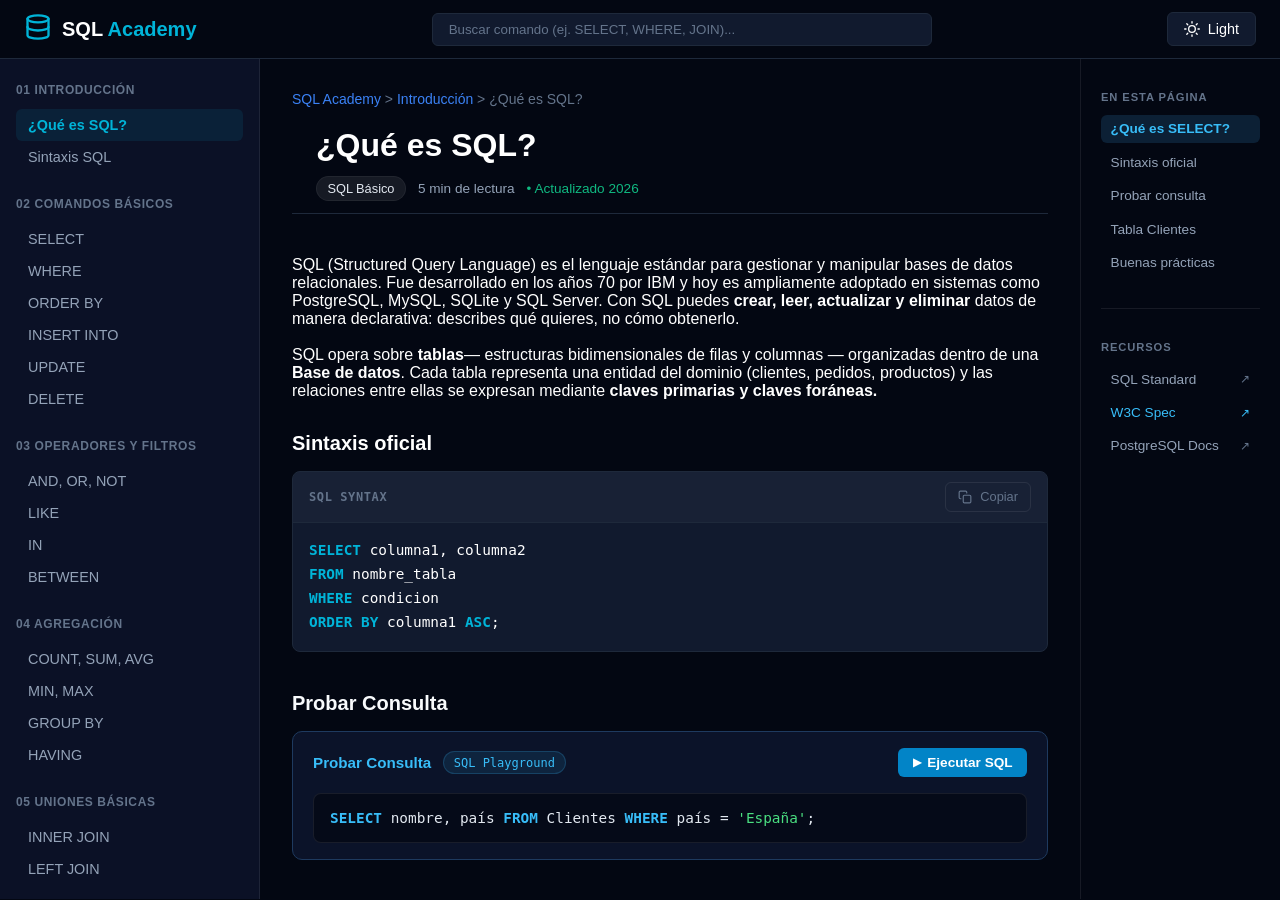
<file: index.html>
<!DOCTYPE html>
<html lang="es">
<head>
    <meta charset="UTF-8">
    <meta name="viewport" content="width=device-width, initial-scale=1.0">
    <meta name="description" content="Aprende las bases de SQL desde cero. Tu guía rápida con los conceptos, tablas y comandos esenciales de nivel básico.">
    <link rel="icon" type="image/svg+xml" href="static/img/gemini-svg.svg">
    <title>SQL Academy</title>
    <link rel="stylesheet" href="static/styles/styles.css">
</head>
<body>
    <header>
        <div class="logo">
            <a href="index.html">
                <svg xmlns="http://www.w3.org/2000/svg" width="24" height="24" viewBox="0 0 24 24" fill="none" stroke="currentColor" stroke-width="2" stroke-linecap="round" stroke-linejoin="round" class="logo-icon">
                    <ellipse cx="12" cy="5" rx="9" ry="3"></ellipse>
                    <path d="M21 12c0 1.66-4 3-9 3s-9-1.34-9-3"></path>
                    <path d="M3 5v14c0 1.66 4 3 9 3s9-1.34 9-3V5"></path>
                </svg>
            </a>
            <h1>SQL <span>Academy</span></h1>
        </div>
        <div class="search-bar">
            <input type="search" id="search-input" placeholder="Buscar comando (ej. SELECT, WHERE, JOIN)...">
        </div>
        <div class="page-color">
            <button class="theme-toggle" id="themeToggle">
                <!-- Icono de sol (Light) -->
                <svg xmlns="http://www.w3.org/2000/svg" width="16" height="16" viewBox="0 0 24 24" fill="none" stroke="currentColor" stroke-width="2" stroke-linecap="round" stroke-linejoin="round">
                    <circle cx="12" cy="12" r="5"></circle>
                    <line x1="12" y1="1" x2="12" y2="3"></line>
                    <line x1="12" y1="21" x2="12" y2="23"></line>
                    <line x1="4.22" y1="4.22" x2="5.64" y2="5.64"></line>
                    <line x1="18.36" y1="18.36" x2="19.78" y2="19.78"></line>
                    <line x1="1" y1="12" x2="3" y2="12"></line>
                    <line x1="21" y1="12" x2="23" y2="12"></line>
                    <line x1="4.22" y1="19.78" x2="5.64" y2="18.36"></line>
                    <line x1="18.36" y1="5.64" x2="19.78" y2="4.22"></line>
                </svg>
                <span>Light</span>
            </button>
        </div>
    </header>

    <!-- INICIO DEL CONTENEDOR FLEX -->
    <div class="layout-container">

        <aside class="sidebar-left">
            <nav class="sidebar-nav">
                
                <!-- Grupo 1 -->
                <div class="nav-group">
                    <span class="group-title">01 INTRODUCCIÓN</span>
                    <ul>
                        <li class="active"><a href="index.html">¿Qué es SQL?</a></li>
                        <li><a href="sintaxis.html">Sintaxis SQL</a></li>
                    </ul>
                </div>

                <!-- Grupo 2 -->
                <div class="nav-group">
                    <span class="group-title">02 COMANDOS BÁSICOS</span>
                    <ul>
                        <li><a href="select.html">SELECT</a></li>
                        <li><a href="where.html">WHERE</a></li>
                        <li><a href="orderby.html">ORDER BY</a></li>
                        <li><a href="insertinto.html">INSERT INTO</a></li>
                        <li><a href="update.html">UPDATE</a></li>
                        <li><a href="delete.html">DELETE</a></li>
                    </ul>
                </div>

                <!-- Grupo 3 -->
                <div class="nav-group">
                    <span class="group-title">03 OPERADORES Y FILTROS</span>
                    <ul>
                        <li><a href="and.html">AND, OR, NOT</a></li>
                        <li><a href="like.html">LIKE</a></li>
                        <li><a href="in.html">IN</a></li>
                        <li><a href="between.html">BETWEEN</a></li>
                    </ul>
                </div>

                <!--Grupo 4 -->
                <div class="nav-group">
                    <span class="group-title">04 AGREGACIÓN</span>
                    <ul>
                        <li><a href="count.html">COUNT, SUM, AVG</a></li>
                        <li><a href="min.html">MIN, MAX</a></li>
                        <li><a href="groupby.html">GROUP BY</a></li>
                        <li><a href="having.html">HAVING</a></li>
                    </ul>
                </div>

                <!--Grupo 5 -->
                <div class="nav-group">
                    <span class="group-title">05 UNIONES BÁSICAS</span>
                    <ul>
                        <li><a href="innerjoin.html">INNER JOIN</a></li>
                        <li><a href="leftjoin.html">LEFT JOIN</a></li>
                    </ul>
                </div>

            </nav>
        </aside>

        <main class="main-content">
            <!-- 1. Breadcrumbs -->
            <nav class="breadcrumbs">
                <a href="index.html">SQL Academy</a> &gt; 
                <a href="index.html">Introducción</a> &gt; 
                <span>¿Qué es SQL?</span>
            </nav>

            <!-- 2. Encabezado del artículo -->
            <header class="article-header">
                <h1 class="que-es-select">¿Qué es SQL?</h1>
                <div class="article-meta">
                    <span class="tag">SQL Básico</span>
                    <span class="read-time">5 min de lectura</span>
                    <span class="updated-date">• Actualizado 2026</span>
                </div>
            </header>

            <!-- 3. Contenido explicativo -->
            <section class="article-section">
                <br>
                <p>
                    SQL (Structured Query Language) es el lenguaje estándar para gestionar y manipular 
                    bases de datos relacionales. Fue desarrollado en los años 70 por IBM y hoy es 
                    ampliamente adoptado en sistemas como PostgreSQL, MySQL, SQLite y SQL Server. 
                    Con SQL puedes <strong> crear, leer, actualizar y eliminar</strong> datos de manera declarativa: 
                    describes qué quieres, no cómo obtenerlo.
                </p>

                <br>
                <p>
                    SQL opera sobre <strong>tablas</strong>— estructuras bidimensionales de filas y columnas — 
                    organizadas dentro de una <strong>Base de datos</strong>. Cada tabla representa una entidad del 
                    dominio (clientes, pedidos, productos) y las relaciones entre ellas se expresan 
                    mediante <strong>claves primarias y claves foráneas.</strong> 
                </p>
            </section>

            <!-- Sección: Sintaxis Oficial -->
            <section class="code-section">
                <h2 id="sintaxis-oficial">Sintaxis oficial</h2>
                
                <div class="code-box">
                    <!-- Barra superior del bloque de código -->
                    <div class="code-header">
                        <span class="code-lang">SQL SYNTAX</span>
                        <button class="btn-copy">
                            <svg xmlns="http://www.w3.org/2000/svg" width="14" height="14" viewBox="0 0 24 24" fill="none" stroke="currentColor" stroke-width="2" stroke-linecap="round" stroke-linejoin="round">
                                <rect x="9" y="9" width="13" height="13" rx="2" ry="2"></rect>
                                <path d="M5 15H4a2 2 0 0 1-2-2V4a2 2 0 0 1 2-2h9a2 2 0 0 1 2 2v1"></path>
                            </svg>
                            Copiar
                        </button>
                    </div>

                    <!-- Cuerpo del código -->
                    <div class="code-body">
                        <pre><code><span class="keyword">SELECT</span> columna1, columna2
<span class="keyword">FROM</span> nombre_tabla
<span class="keyword">WHERE</span> condicion
<span class="keyword">ORDER BY</span> columna1 <span class="keyword">ASC</span>;</code></pre>
                    </div>
                </div>
            </section>
                        <!-- Sección Probar Consulta -->
            <section id="probar-consulta" class="interactive-section">
                <h3 class="section-title">Probar Consulta</h3>

                <div class="playground-card">
                    <!-- Cabecera -->
                    <div class="playground-header">
                        <div class="playground-title-group">
                        <span class="playground-title">Probar Consulta</span>
                        <span class="badge">SQL Playground</span>
                        </div>
                        <button class="btn-execute" id="btn-execute">
                        <span class="play-icon">▶</span> Ejecutar SQL
                        </button>
                    </div>

                    <!-- Editor -->
                    <div class="playground-editor">
                        <code>
                        <span class="sql-keyword">SELECT</span> nombre, país 
                        <span class="sql-keyword">FROM</span> Clientes 
                        <span class="sql-keyword">WHERE</span> país = <span class="sql-string">'España'</span>;
                        </code>
                    </div>

                    <!-- Resultado (Oculto por defecto con la clase 'hidden') -->
                    <div id="playground-result" class="playground-result hidden">
                        <div class="result-status">
                        <span class="check-icon">✓</span> Resultado (1 fila)
                        </div>
                        
                        <div class="result-table-container">
                        <table class="result-table">
                            <thead>
                            <tr>
                                <th>NOMBRE</th>
                                <th>PAÍS</th>
                            </tr>
                            </thead>
                            <tbody>
                            <tr>
                                <td>Ana García</td>
                                <td>España</td>
                            </tr>
                            </tbody>
                        </table>
                        </div>
                    </div>
                </div>
            </section>

            <!-- Sección: Tabla de Ejemplo -->
            <section id="tabla-clientes" class="table-section">
                <h2>Tabla de Ejemplo — <span>Clientes</span></h2>
                <p class="section-desc">Datos de referencia utilizados en los ejemplos de esta sección.</p>

                <div class="table-container">
                    <table>
                        <thead>
                            <tr>
                                <th>ID</th>
                                <th>NOMBRE</th>
                                <th>PAÍS</th>
                                <th>CIUDAD</th>
                            </tr>
                        </thead>
                        <tbody>
                            <tr>
                                <td class="id-col">1</td>
                                <td>Ana García</td>
                                <td>España</td>
                                <td>Madrid</td>
                            </tr>
                            <tr>
                                <td class="id-col">2</td>
                                <td>John Smith</td>
                                <td>USA</td>
                                <td>New York</td>
                            </tr>
                            <tr>
                                <td class="id-col">3</td>
                                <td>Yuki Tanaka</td>
                                <td>Japón</td>
                                <td>Tokio</td>
                            </tr>
                            <tr>
                                <td class="id-col">4</td>
                                <td>Marie Dupont</td>
                                <td>Francia</td>
                                <td>París</td>
                            </tr>
                            <tr>
                                <td class="id-col">5</td>
                                <td>Carlos Ruiz</td>
                                <td>México</td>
                                <td>CDMX</td>
                            </tr>
                        </tbody>
                    </table>
                </div>
            </section>

            <!-- Caja destacados: Buenas Prácticas -->
            <div id="buenas-practicas" class="callout-box">
                <div class="callout-icon">
                    <!-- Icono de bombilla -->
                    <svg xmlns="http://www.w3.org/2000/svg" width="20" height="20" viewBox="0 0 24 24" fill="none" stroke="currentColor" stroke-width="2" stroke-linecap="round" stroke-linejoin="round">
                        <path d="M15 14c.2-1 .7-1.7 1.5-2.5 1-.9 1.5-2.2 1.5-3.5A6 6 0 0 0 6 8c0 1 .2 2.2 1.5 3.5.7.7 1.3 1.5 1.5 2.5"></path>
                        <path d="M9 18h6"></path>
                        <path d="M10 22h4"></path>
                    </svg>
                </div>
                <div class="callout-content">
                    <h4 >BUENAS PRÁCTICAS</h4>
                    <p>SQL no distingue entre mayúsculas y minúsculas para las palabras clave (<code>SELECT</code> = <code>select</code>), pero por convención se escriben en <strong>MAYÚSCULAS</strong> para mejorar la legibilidad.</p>
                </div>
            </div>

            <!-- Separador inferior -->
            <hr class="section-divider">

            <!-- Navegación inferior (Botón Siguiente) -->
            <div class="next-page-container">
                <a href="sintaxis.html" class="next-page-btn">
                    <div class="btn-text">
                        <span class="btn-label">SIGUIENTE</span>
                        <span class="btn-title">Sintaxis SQL</span>
                    </div>
                    <!-- Icono de flecha a la derecha -->
                    <svg xmlns="http://www.w3.org/2000/svg" width="16" height="16" viewBox="0 0 24 24" fill="none" stroke="currentColor" stroke-width="2" stroke-linecap="round" stroke-linejoin="round">
                        <polyline points="9 18 15 12 9 6"></polyline>
                    </svg>
                </a>
            </div>
        </main>

        <aside class="sidebar-right">
            <div class="toc-section">
                <h4 class="toc-title">EN ESTA PÁGINA</h4>
                <nav class="toc-nav">
                <a href="#que-es-select" class="toc-link active">¿Qué es SELECT?</a>
                <a href="#sintaxis-oficial" class="toc-link">Sintaxis oficial</a>
                <a href="#probar-consulta" class="toc-link">Probar consulta</a>
                <a href="#tabla-clientes" class="toc-link">Tabla Clientes</a>
                <a href="#buenas-practicas" class="toc-link">Buenas prácticas</a>
                </nav>
            </div>

            <hr class="toc-divider">

            <!-- Sección: Recursos -->
            <div class="toc-section">
            <h4 class="toc-title">RECURSOS</h4>
            <nav class="toc-nav">
                <!-- Estándar SQL (ISO) -->
                <a 
                href="https://www.iso.org/standard/63555.html" 
                target="_blank" 
                rel="noopener noreferrer" 
                class="toc-link external">
                SQL Standard <span class="arrow">↗</span>
                </a>

                <!-- Especificación W3C (Web SQL) -->
                <a 
                href="https://www.w3.org/TR/webdatabase/" 
                target="_blank" 
                rel="noopener noreferrer" 
                class="toc-link external active-resource">
                W3C Spec <span class="arrow">↗</span>
                </a>

                <!-- Documentación Oficial PostgreSQL -->
                <a 
                href="https://www.postgresql.org/docs/current/" 
                target="_blank" 
                rel="noopener noreferrer" 
                class="toc-link external">
                PostgreSQL Docs <span class="arrow">↗</span>
                </a>
            </nav>
            </div>
        </aside>

    </div> <!-- FIN DEL CONTENEDOR FLEX -->
    <script src="static/js/search.js"></script>

</body>
</html>
</file>
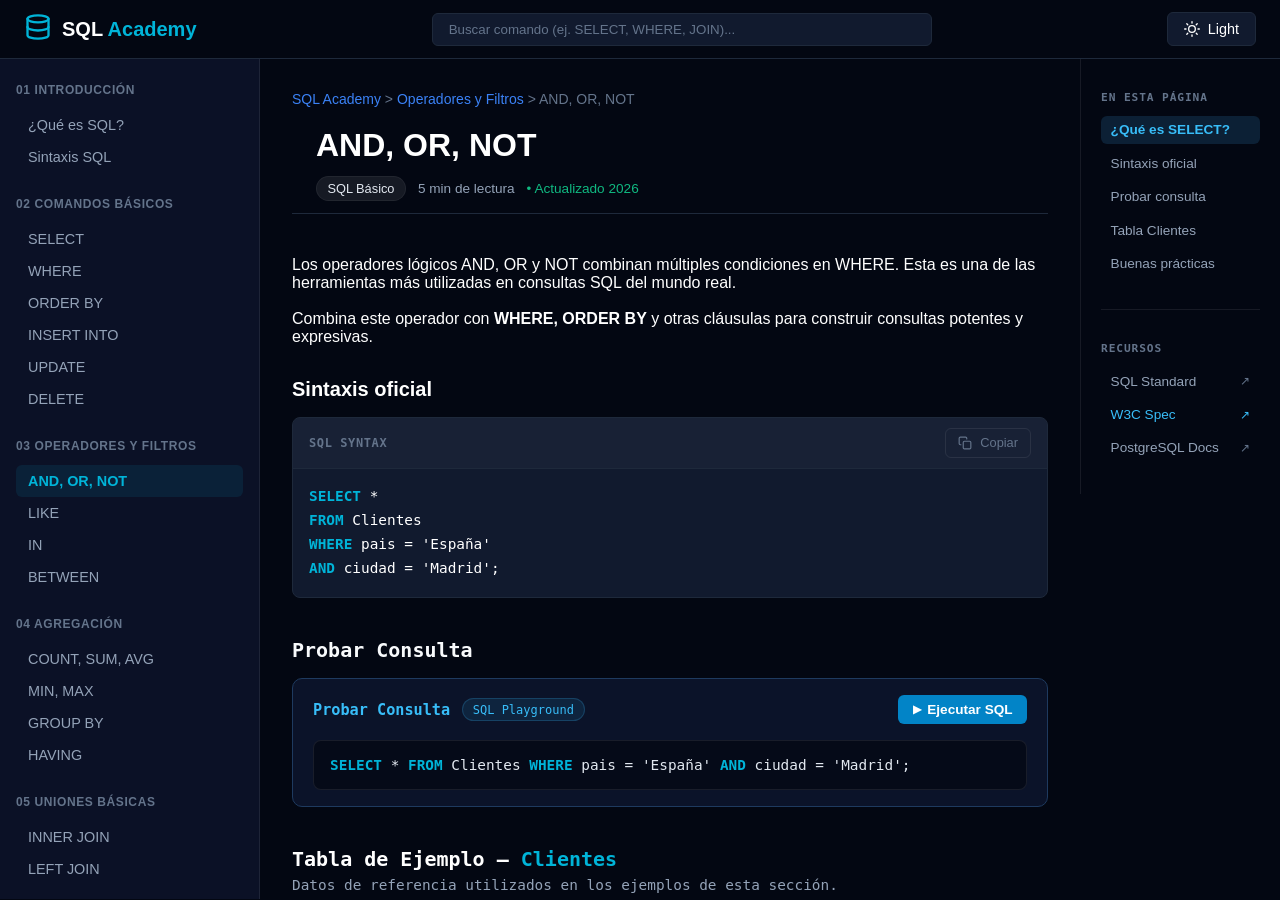
<file: and.html>
<!DOCTYPE html>
<html lang="es">
<head>
    <meta charset="UTF-8">
    <meta name="viewport" content="width=device-width, initial-scale=1.0">
    <meta name="description" content="Aprende las bases de SQL desde cero. Tu guía rápida con los conceptos, tablas y comandos esenciales de nivel básico.">
    <link rel="icon" type="image/svg+xml" href="static/img/gemini-svg.svg">
    <title>SQL Academy</title>
    <link rel="stylesheet" href="static/styles/styles.css">
</head>
<body>
    <header>
        <div class="logo">
            <a href="index.html">
                <svg xmlns="http://www.w3.org/2000/svg" width="24" height="24" viewBox="0 0 24 24" fill="none" stroke="currentColor" stroke-width="2" stroke-linecap="round" stroke-linejoin="round" class="logo-icon">
                    <ellipse cx="12" cy="5" rx="9" ry="3"></ellipse>
                    <path d="M21 12c0 1.66-4 3-9 3s-9-1.34-9-3"></path>
                    <path d="M3 5v14c0 1.66 4 3 9 3s9-1.34 9-3V5"></path>
                </svg>
            </a>
            <h1>SQL <span>Academy</span></h1>
        </div>
        <div class="search-bar">
            <input type="search" id="search-input" placeholder="Buscar comando (ej. SELECT, WHERE, JOIN)...">
        </div>
        <div class="page-color">
            <button class="theme-toggle" id="themeToggle">
                <!-- Icono de sol (Light) -->
                <svg xmlns="http://www.w3.org/2000/svg" width="16" height="16" viewBox="0 0 24 24" fill="none" stroke="currentColor" stroke-width="2" stroke-linecap="round" stroke-linejoin="round">
                    <circle cx="12" cy="12" r="5"></circle>
                    <line x1="12" y1="1" x2="12" y2="3"></line>
                    <line x1="12" y1="21" x2="12" y2="23"></line>
                    <line x1="4.22" y1="4.22" x2="5.64" y2="5.64"></line>
                    <line x1="18.36" y1="18.36" x2="19.78" y2="19.78"></line>
                    <line x1="1" y1="12" x2="3" y2="12"></line>
                    <line x1="21" y1="12" x2="23" y2="12"></line>
                    <line x1="4.22" y1="19.78" x2="5.64" y2="18.36"></line>
                    <line x1="18.36" y1="5.64" x2="19.78" y2="4.22"></line>
                </svg>
                <span>Light</span>
            </button>
        </div>
    </header>

    <!-- INICIO DEL CONTENEDOR FLEX -->
    <div class="layout-container">

        <aside class="sidebar-left">
            <nav class="sidebar-nav">
                
                <!-- Grupo 1 -->
                <div class="nav-group">
                    <span class="group-title">01 INTRODUCCIÓN</span>
                    <ul>
                        <li><a href="index.html">¿Qué es SQL?</a></li>
                        <li ><a href="sintaxis.html">Sintaxis SQL</a></li>
                    </ul>
                </div>

                <!-- Grupo 2 -->
                <div class="nav-group">
                    <span class="group-title">02 COMANDOS BÁSICOS</span>
                    <ul>
                        <li><a href="select.html">SELECT</a></li>
                        <li><a href="where.html">WHERE</a></li>
                        <li><a href="orderby.html">ORDER BY</a></li>
                        <li><a href="insertinto.html">INSERT INTO</a></li>
                        <li><a href="update.html">UPDATE</a></li>
                        <li><a href="delete.html">DELETE</a></li>
                    </ul>
                </div>

                <!-- Grupo 3 -->
                <div class="nav-group">
                    <span class="group-title">03 OPERADORES Y FILTROS</span>
                    <ul>
                        <li class="active"><a href="and.html">AND, OR, NOT</a></li>
                        <li><a href="like.html">LIKE</a></li>
                        <li><a href="in.html">IN</a></li>
                        <li><a href="between.html">BETWEEN</a></li>
                    </ul>
                </div>

                <!--Grupo 4 -->
                <div class="nav-group">
                    <span class="group-title">04 AGREGACIÓN</span>
                    <ul>
                        <li><a href="count.html">COUNT, SUM, AVG</a></li>
                        <li><a href="min.html">MIN, MAX</a></li>
                        <li><a href="groupby.html">GROUP BY</a></li>
                        <li><a href="having.html">HAVING</a></li>
                    </ul>
                </div>

                <!--Grupo 5 -->
                <div class="nav-group">
                    <span class="group-title">05 UNIONES BÁSICAS</span>
                    <ul>
                        <li><a href="innerjoin.html">INNER JOIN</a></li>
                        <li><a href="leftjoin.html">LEFT JOIN</a></li>
                    </ul>
                </div>

            </nav>
        </aside>

        <main class="main-content">
            <!-- 1. Breadcrumbs -->
            <nav class="breadcrumbs">
                <a href="index.html">SQL Academy</a> &gt; 
                <a href="and.html">Operadores y Filtros</a> &gt; 
                <span>AND, OR, NOT</span>
            </nav>

            <!-- 2. Encabezado del artículo -->
            <header class="article-header">
                <h1 class="que-es-select">AND, OR, NOT</h1>
                <div class="article-meta">
                    <span class="tag">SQL Básico</span>
                    <span class="read-time">5 min de lectura</span>
                    <span class="updated-date">• Actualizado 2026</span>
                </div>
            </header>

            <!-- 3. Contenido explicativo -->
            <section class="article-section">
                <br>
                <p>
                    Los operadores lógicos AND, OR y NOT combinan múltiples condiciones en WHERE. 
                    Esta es una de las herramientas más utilizadas en consultas SQL del mundo real.
                </p>

                <br>
                <p>
                    Combina este operador con <strong>WHERE, ORDER BY</strong> y otras cláusulas para construir consultas potentes y expresivas.
                </p>
            </section>

            <!-- Sección: Sintaxis Oficial -->
            <section class="code-section">
                <h2 id="sintaxis-oficial">Sintaxis oficial</h2>
                
                <div class="code-box">
                    <!-- Barra superior del bloque de código -->
                    <div class="code-header">
                        <span class="code-lang">SQL SYNTAX</span>
                        <button class="btn-copy">
                            <svg xmlns="http://www.w3.org/2000/svg" width="14" height="14" viewBox="0 0 24 24" fill="none" stroke="currentColor" stroke-width="2" stroke-linecap="round" stroke-linejoin="round">
                                <rect x="9" y="9" width="13" height="13" rx="2" ry="2"></rect>
                                <path d="M5 15H4a2 2 0 0 1-2-2V4a2 2 0 0 1 2-2h9a2 2 0 0 1 2 2v1"></path>
                            </svg>
                            Copiar
                        </button>
                    </div>

                    <!-- Cuerpo del código -->
                    <div class="code-body">
                        <pre><code><span class="keyword">SELECT</span> *
<span class="keyword">FROM</span> Clientes
<span class="keyword">WHERE</span> pais = 'España'
<span class="keyword">AND</span> ciudad = 'Madrid';</pre>
                        </div>
                </div>
            </section>
                        <!-- Sección Probar Consulta -->
            <section id="probar-consulta" class="interactive-section">
                <h3 class="section-title">Probar Consulta</h3>

                <div class="playground-card">
                    <!-- Cabecera -->
                    <div class="playground-header">
                        <div class="playground-title-group">
                        <span class="playground-title">Probar Consulta</span>
                        <span class="badge">SQL Playground</span>
                        </div>
                        <button class="btn-execute" id="btn-execute">
                        <span class="play-icon">▶</span> Ejecutar SQL
                        </button>
                    </div>

                    <!-- Editor -->
                    <div class="playground-editor">
                        <code>
                        <span class="keyword">SELECT</span> *
                        <span class="keyword">FROM</span> Clientes
                        <span class="keyword">WHERE</span> pais = 'España'
                        <span class="keyword">AND</span> ciudad = 'Madrid';
                        </code>
                    </div>
                    <!-- Resultado (Oculto por defecto con la clase 'hidden') -->
                    <div id="playground-result" class="playground-result hidden">
                        <div class="result-status">
                        <span class="check-icon">✓</span> Resultado (1 filas)
                        </div>
                        
                        <div class="result-table-container">
                        <table class="result-table">
                            <thead>
                            <tr>
                                <th>ID</th>
                                <th>NOMBRE</th>
                                <th>PAÍS</th>
                                <th>CIUDAD</th>
                            </tr>
                            </thead>
                            <tbody>
                            
                            <tr>
                                <td class="id-col">1</td>
                                <td>Ana García</td>
                                <td>España</td>
                                <td>Madrid</td>
                            </tr>
                            </tbody>
                        </table>
                        </div>
                    </div>
                </div>
            </section>

            <!-- Sección: Tabla de Ejemplo -->
            <section id="tabla-clientes" class="table-section">
                <h2>Tabla de Ejemplo — <span>Clientes</span></h2>
                <p class="section-desc">Datos de referencia utilizados en los ejemplos de esta sección.</p>

                <div class="table-container">
                    <table>
                        <thead>
                            <tr>
                                <th>ID</th>
                                <th>NOMBRE</th>
                                <th>PAÍS</th>
                                <th>CIUDAD</th>
                            </tr>
                        </thead>
                        <tbody>
                            <tr>
                                <td class="id-col">1</td>
                                <td>Ana García</td>
                                <td>España</td>
                                <td>Madrid</td>
                            </tr>
                            <tr>
                                <td class="id-col">2</td>
                                <td>John Smith</td>
                                <td>USA</td>
                                <td>New York</td>
                            </tr>
                            <tr>
                                <td class="id-col">3</td>
                                <td>Yuki Tanaka</td>
                                <td>Japón</td>
                                <td>Tokio</td>
                            </tr>
                        </tbody>
                    </table>
                </div>
            </section>

            <!-- Caja destacados: Buenas Prácticas -->
            <div id="buenas-practicas" class="callout-box">
                <div class="callout-icon">
                    <!-- Icono de bombilla -->
                    <svg xmlns="http://www.w3.org/2000/svg" width="20" height="20" viewBox="0 0 24 24" fill="none" stroke="currentColor" stroke-width="2" stroke-linecap="round" stroke-linejoin="round">
                        <path d="M15 14c.2-1 .7-1.7 1.5-2.5 1-.9 1.5-2.2 1.5-3.5A6 6 0 0 0 6 8c0 1 .2 2.2 1.5 3.5.7.7 1.3 1.5 1.5 2.5"></path>
                        <path d="M9 18h6"></path>
                        <path d="M10 22h4"></path>
                    </svg>
                </div>
                <div class="callout-content">
                    <h4 >BUENAS PRÁCTICAS</h4>
                    <p>
                        Practica combinando AND, OR, NOT con otras cláusulas SQL para dominar su uso en escenarios reales.
                    </p>
                </div>
            </div>

            <!-- Separador inferior -->
            <hr class="section-divider">

            <!-- Navegación inferior (Botón Siguiente) -->
            <div class="page-navigation">
                <!-- Botón Anterior (Lleva a index.html) -->
                <a href="delete.html" class="nav-page-btn prev">
                    <svg xmlns="http://www.w3.org/2000/svg" width="16" height="16" viewBox="0 0 24 24" fill="none" stroke="currentColor" stroke-width="2" stroke-linecap="round" stroke-linejoin="round">
                    <polyline points="15 18 9 12 15 6"></polyline>
                    </svg>
                    <div class="btn-text">
                    <span class="btn-label">ANTERIOR</span>
                    <span class="btn-title">DELETE</span>
                    </div>
                </a>

                <!-- Botón Siguiente (Lleva a select.html) -->
                <a href="like.html" class="nav-page-btn next">
                    <div class="btn-text">
                    <span class="btn-label">SIGUIENTE</span>
                    <span class="btn-title">LIKE</span>
                    </div>
                    <svg xmlns="http://www.w3.org/2000/svg" width="16" height="16" viewBox="0 0 24 24" fill="none" stroke="currentColor" stroke-width="2" stroke-linecap="round" stroke-linejoin="round">
                    <polyline points="9 18 15 12 9 6"></polyline>
                    </svg>
                </a>
            </div>
        </main>

        <aside class="sidebar-right">
            <div class="toc-section">
                <h4 class="toc-title">EN ESTA PÁGINA</h4>
                <nav class="toc-nav">
                    <a href="#que-es-select" class="toc-link active">¿Qué es SELECT?</a>
                    <a href="#sintaxis-oficial" class="toc-link">Sintaxis oficial</a>
                    <a href="#probar-consulta" class="toc-link">Probar consulta</a>
                    <a href="#tabla-clientes" class="toc-link">Tabla Clientes</a>
                    <a href="#buenas-practicas" class="toc-link">Buenas prácticas</a>
                </nav>
            </div>

            <hr class="toc-divider">

            <!-- Sección: Recursos -->
            <div class="toc-section">
            <h4 class="toc-title">RECURSOS</h4>
            <nav class="toc-nav">
                    <!-- Estándar SQL (ISO) -->
                    <a 
                    href="https://www.iso.org/standard/63555.html" 
                    target="_blank" 
                    rel="noopener noreferrer" 
                    class="toc-link external">
                    SQL Standard <span class="arrow">↗</span>
                    </a>

                    <!-- Especificación W3C (Web SQL) -->
                    <a 
                    href="https://www.w3.org/TR/webdatabase/" 
                    target="_blank" 
                    rel="noopener noreferrer" 
                    class="toc-link external active-resource">
                    W3C Spec <span class="arrow">↗</span>
                    </a>

                    <!-- Documentación Oficial PostgreSQL -->
                    <a 
                    href="https://www.postgresql.org/docs/current/" 
                    target="_blank" 
                    rel="noopener noreferrer" 
                    class="toc-link external">
                    PostgreSQL Docs <span class="arrow">↗</span>
                    </a>
            </nav>
            </div>
        </aside>

    </div> <!-- FIN DEL CONTENEDOR FLEX -->
    <script src="static/js/search.js"></script>

</body>
</html>
</file>
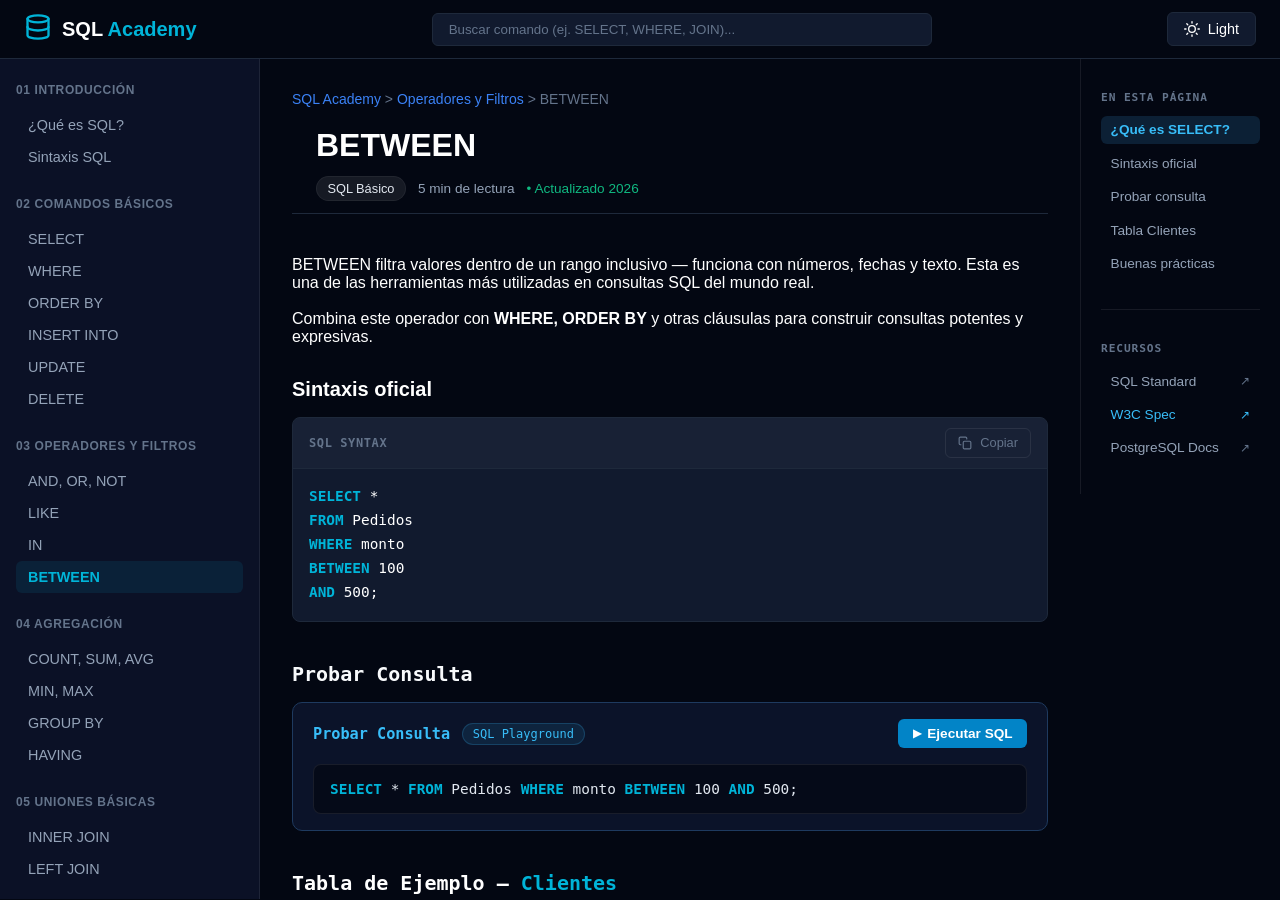
<file: between.html>
<!DOCTYPE html>
<html lang="es">
<head>
    <meta charset="UTF-8">
    <meta name="viewport" content="width=device-width, initial-scale=1.0">
    <meta name="description" content="Aprende las bases de SQL desde cero. Tu guía rápida con los conceptos, tablas y comandos esenciales de nivel básico.">
    <link rel="icon" type="image/svg+xml" href="static/img/gemini-svg.svg">
    <title>SQL Academy</title>
    <link rel="stylesheet" href="static/styles/styles.css">
</head>
<body>
    <header>
        <div class="logo">
            <a href="index.html">
                <svg xmlns="http://www.w3.org/2000/svg" width="24" height="24" viewBox="0 0 24 24" fill="none" stroke="currentColor" stroke-width="2" stroke-linecap="round" stroke-linejoin="round" class="logo-icon">
                    <ellipse cx="12" cy="5" rx="9" ry="3"></ellipse>
                    <path d="M21 12c0 1.66-4 3-9 3s-9-1.34-9-3"></path>
                    <path d="M3 5v14c0 1.66 4 3 9 3s9-1.34 9-3V5"></path>
                </svg>
            </a>
            <h1>SQL <span>Academy</span></h1>
        </div>
        <div class="search-bar">
            <input type="search" id="search-input" placeholder="Buscar comando (ej. SELECT, WHERE, JOIN)...">
        </div>
        <div class="page-color">
            <button class="theme-toggle" id="themeToggle">
                <!-- Icono de sol (Light) -->
                <svg xmlns="http://www.w3.org/2000/svg" width="16" height="16" viewBox="0 0 24 24" fill="none" stroke="currentColor" stroke-width="2" stroke-linecap="round" stroke-linejoin="round">
                    <circle cx="12" cy="12" r="5"></circle>
                    <line x1="12" y1="1" x2="12" y2="3"></line>
                    <line x1="12" y1="21" x2="12" y2="23"></line>
                    <line x1="4.22" y1="4.22" x2="5.64" y2="5.64"></line>
                    <line x1="18.36" y1="18.36" x2="19.78" y2="19.78"></line>
                    <line x1="1" y1="12" x2="3" y2="12"></line>
                    <line x1="21" y1="12" x2="23" y2="12"></line>
                    <line x1="4.22" y1="19.78" x2="5.64" y2="18.36"></line>
                    <line x1="18.36" y1="5.64" x2="19.78" y2="4.22"></line>
                </svg>
                <span>Light</span>
            </button>
        </div>
    </header>

    <!-- INICIO DEL CONTENEDOR FLEX -->
    <div class="layout-container">

        <aside class="sidebar-left">
            <nav class="sidebar-nav">
                
                <!-- Grupo 1 -->
                <div class="nav-group">
                    <span class="group-title">01 INTRODUCCIÓN</span>
                    <ul>
                        <li><a href="index.html">¿Qué es SQL?</a></li>
                        <li ><a href="sintaxis.html">Sintaxis SQL</a></li>
                    </ul>
                </div>

                <!-- Grupo 2 -->
                <div class="nav-group">
                    <span class="group-title">02 COMANDOS BÁSICOS</span>
                    <ul>
                        <li><a href="select.html">SELECT</a></li>
                        <li><a href="where.html">WHERE</a></li>
                        <li><a href="orderby.html">ORDER BY</a></li>
                        <li><a href="insertinto.html">INSERT INTO</a></li>
                        <li><a href="update.html">UPDATE</a></li>
                        <li><a href="delete.html">DELETE</a></li>
                    </ul>
                </div>

                <!-- Grupo 3 -->
                <div class="nav-group">
                    <span class="group-title">03 OPERADORES Y FILTROS</span>
                    <ul>
                        <li><a href="and.html">AND, OR, NOT</a></li>
                        <li><a href="like.html">LIKE</a></li>
                        <li><a href="in.html">IN</a></li>
                        <li  class="active"><a href="between.html">BETWEEN</a></li>
                    </ul>
                </div>

                <!--Grupo 4 -->
                <div class="nav-group">
                    <span class="group-title">04 AGREGACIÓN</span>
                    <ul>
                        <li><a href="count.html">COUNT, SUM, AVG</a></li>
                        <li><a href="min.html">MIN, MAX</a></li>
                        <li><a href="groupby.html">GROUP BY</a></li>
                        <li><a href="having.html">HAVING</a></li>
                    </ul>
                </div>

                <!--Grupo 5 -->
                <div class="nav-group">
                    <span class="group-title">05 UNIONES BÁSICAS</span>
                    <ul>
                        <li><a href="innerjoin.html">INNER JOIN</a></li>
                        <li><a href="leftjoin.html">LEFT JOIN</a></li>
                    </ul>
                </div>

            </nav>
        </aside>

        <main class="main-content">
            <!-- 1. Breadcrumbs -->
            <nav class="breadcrumbs">
                <a href="index.html">SQL Academy</a> &gt; 
                <a href="and.html">Operadores y Filtros</a> &gt; 
                <span>BETWEEN</span>
            </nav>

            <!-- 2. Encabezado del artículo -->
            <header class="article-header">
                <h1 class="que-es-select">BETWEEN</h1>
                <div class="article-meta">
                    <span class="tag">SQL Básico</span>
                    <span class="read-time">5 min de lectura</span>
                    <span class="updated-date">• Actualizado 2026</span>
                </div>
            </header>

            <!-- 3. Contenido explicativo -->
            <section class="article-section">
                <br>
                <p>
                    BETWEEN filtra valores dentro de un rango inclusivo — funciona con números, fechas y texto. 
                    Esta es una de las herramientas más utilizadas en consultas SQL del mundo real.
                </p>

                <br>
                <p>
                    Combina este operador con <strong>WHERE, ORDER BY</strong> y otras cláusulas para construir consultas potentes y expresivas.
                    
                </p>
            </section>

            <!-- Sección: Sintaxis Oficial -->
            <section class="code-section">
                <h2 id="sintaxis-oficial">Sintaxis oficial</h2>
                
                <div class="code-box">
                    <!-- Barra superior del bloque de código -->
                    <div class="code-header">
                        <span class="code-lang">SQL SYNTAX</span>
                        <button class="btn-copy">
                            <svg xmlns="http://www.w3.org/2000/svg" width="14" height="14" viewBox="0 0 24 24" fill="none" stroke="currentColor" stroke-width="2" stroke-linecap="round" stroke-linejoin="round">
                                <rect x="9" y="9" width="13" height="13" rx="2" ry="2"></rect>
                                <path d="M5 15H4a2 2 0 0 1-2-2V4a2 2 0 0 1 2-2h9a2 2 0 0 1 2 2v1"></path>
                            </svg>
                            Copiar
                        </button>
                    </div>

                    <!-- Cuerpo del código -->
                    <div class="code-body">
                        <pre><code><span class="keyword">SELECT</span> *
<span class="keyword">FROM</span> Pedidos
<span class="keyword">WHERE</span> monto
<span class="keyword">BETWEEN</span> 100
<span class="keyword">AND</span> 500;</pre>
                        </div>
                </div>
            </section>
                        <!-- Sección Probar Consulta -->
            <section id="probar-consulta" class="interactive-section">
                <h3 class="section-title">Probar Consulta</h3>

                <div class="playground-card">
                    <!-- Cabecera -->
                    <div class="playground-header">
                        <div class="playground-title-group">
                        <span class="playground-title">Probar Consulta</span>
                        <span class="badge">SQL Playground</span>
                        </div>
                        <button class="btn-execute" id="btn-execute">
                        <span class="play-icon">▶</span> Ejecutar SQL
                        </button>
                    </div>

                    <!-- Editor -->
                    <div class="playground-editor">
                        <code>
                        <span class="keyword">SELECT</span> *
                        <span class="keyword">FROM</span> Pedidos
                        <span class="keyword">WHERE</span> monto
                        <span class="keyword">BETWEEN</span> 100
                        <span class="keyword">AND</span> 500;
                        </code>
                    </div>
                    <!-- Resultado (Oculto por defecto con la clase 'hidden') -->
                    <div id="playground-result" class="playground-result hidden">
                        <div class="result-status">
                        <span class="check-icon">✓</span> Resultado (3 filas)
                        </div>
                        
                        <div class="result-table-container">
                        <table class="result-table">
                            <thead>
                            <tr>
                                <th>ID</th>
                                <th>NOMBRE</th>
                                <th>MONTO</th>
                            </tr>
                            </thead>
                            <tbody>
                            
                            <tr>
                                <td class="id-col">1</td>
                                <td>Ana García</td>
                                <td>350</td>
                            </tr>
                            <tr>
                                <td class="id-col">4</td>
                                <td>Marie Dupont</td>
                                <td>480</td>
                            </tr>
                            <tr>
                                <td class="id-col">5</td>
                                <td>Carlos Ruiz</td>
                                <td>300</td>
                            </tr>
                            </tbody>
                        </table>
                        </div>
                    </div>
                </div>
            </section>

            <!-- Sección: Tabla de Ejemplo -->
            <section id="tabla-clientes" class="table-section">
                <h2>Tabla de Ejemplo — <span>Clientes</span></h2>
                <p class="section-desc">Datos de referencia utilizados en los ejemplos de esta sección.</p>

                <div class="table-container">
                    <table>
                        <thead>
                            <tr>
                                <th>ID</th>
                                <th>NOMBRE</th>
                                <th>MONTO</th>
                            </tr>
                        </thead>
                        <tbody>
                            <tr>
                                <td class="id-col">1</td>
                                <td>Ana García</td>
                                <td>350</td>
                            </tr>
                            <tr>
                                <td class="id-col">2</td>
                                <td>John Smith</td>
                                <td>600</td>
                            </tr>
                            <tr>
                                <td class="id-col">3</td>
                                <td>Yuki Tanaka</td>
                                <td>79</td>
                            </tr>
                            <tr>
                                <td class="id-col">4</td>
                                <td>Marie Dupont</td>
                                <td>480</td>
                            </tr>
                            <tr>
                                <td class="id-col">5</td>
                                <td>Carlos Ruiz</td>
                                <td>300</td>
                            </tr>
                        </tbody>
                    </table>
                </div>
            </section>

            <!-- Caja destacados: Buenas Prácticas -->
            <div id="buenas-practicas" class="callout-box">
                <div class="callout-icon">
                    <!-- Icono de bombilla -->
                    <svg xmlns="http://www.w3.org/2000/svg" width="20" height="20" viewBox="0 0 24 24" fill="none" stroke="currentColor" stroke-width="2" stroke-linecap="round" stroke-linejoin="round">
                        <path d="M15 14c.2-1 .7-1.7 1.5-2.5 1-.9 1.5-2.2 1.5-3.5A6 6 0 0 0 6 8c0 1 .2 2.2 1.5 3.5.7.7 1.3 1.5 1.5 2.5"></path>
                        <path d="M9 18h6"></path>
                        <path d="M10 22h4"></path>
                    </svg>
                </div>
                <div class="callout-content">
                    <h4 >BUENAS PRÁCTICAS</h4>
                    <p>
                        Practica combinando BETWEEN con otras cláusulas SQL para dominar su uso en escenarios reales.
                    </p>
                </div>
            </div>

            <!-- Separador inferior -->
            <hr class="section-divider">

            <!-- Navegación inferior (Botón Siguiente) -->
            <div class="page-navigation">
                <!-- Botón Anterior (Lleva a index.html) -->
                <a href="in.html" class="nav-page-btn prev">
                    <svg xmlns="http://www.w3.org/2000/svg" width="16" height="16" viewBox="0 0 24 24" fill="none" stroke="currentColor" stroke-width="2" stroke-linecap="round" stroke-linejoin="round">
                    <polyline points="15 18 9 12 15 6"></polyline>
                    </svg>
                    <div class="btn-text">
                    <span class="btn-label">ANTERIOR</span>
                    <span class="btn-title">IN</span>
                    </div>
                </a>

                <!-- Botón Siguiente (Lleva a select.html) -->
                <a href="count.html" class="nav-page-btn next">
                    <div class="btn-text">
                    <span class="btn-label">SIGUIENTE</span>
                    <span class="btn-title">COUNT, SUM, AVG</span>
                    </div>
                    <svg xmlns="http://www.w3.org/2000/svg" width="16" height="16" viewBox="0 0 24 24" fill="none" stroke="currentColor" stroke-width="2" stroke-linecap="round" stroke-linejoin="round">
                    <polyline points="9 18 15 12 9 6"></polyline>
                    </svg>
                </a>
            </div>
        </main>

        <aside class="sidebar-right">
            <div class="toc-section">
                <h4 class="toc-title">EN ESTA PÁGINA</h4>
                <nav class="toc-nav">
                    <a href="#que-es-select" class="toc-link active">¿Qué es SELECT?</a>
                    <a href="#sintaxis-oficial" class="toc-link">Sintaxis oficial</a>
                    <a href="#probar-consulta" class="toc-link">Probar consulta</a>
                    <a href="#tabla-clientes" class="toc-link">Tabla Clientes</a>
                    <a href="#buenas-practicas" class="toc-link">Buenas prácticas</a>
                </nav>
            </div>

            <hr class="toc-divider">

            <!-- Sección: Recursos -->
            <div class="toc-section">
            <h4 class="toc-title">RECURSOS</h4>
            <nav class="toc-nav">
                    <!-- Estándar SQL (ISO) -->
                    <a 
                    href="https://www.iso.org/standard/63555.html" 
                    target="_blank" 
                    rel="noopener noreferrer" 
                    class="toc-link external">
                    SQL Standard <span class="arrow">↗</span>
                    </a>

                    <!-- Especificación W3C (Web SQL) -->
                    <a 
                    href="https://www.w3.org/TR/webdatabase/" 
                    target="_blank" 
                    rel="noopener noreferrer" 
                    class="toc-link external active-resource">
                    W3C Spec <span class="arrow">↗</span>
                    </a>

                    <!-- Documentación Oficial PostgreSQL -->
                    <a 
                    href="https://www.postgresql.org/docs/current/" 
                    target="_blank" 
                    rel="noopener noreferrer" 
                    class="toc-link external">
                    PostgreSQL Docs <span class="arrow">↗</span>
                    </a>
            </nav>
            </div>
        </aside>

    </div> <!-- FIN DEL CONTENEDOR FLEX -->
    <script src="static/js/search.js"></script>

</body>
</html>
</file>
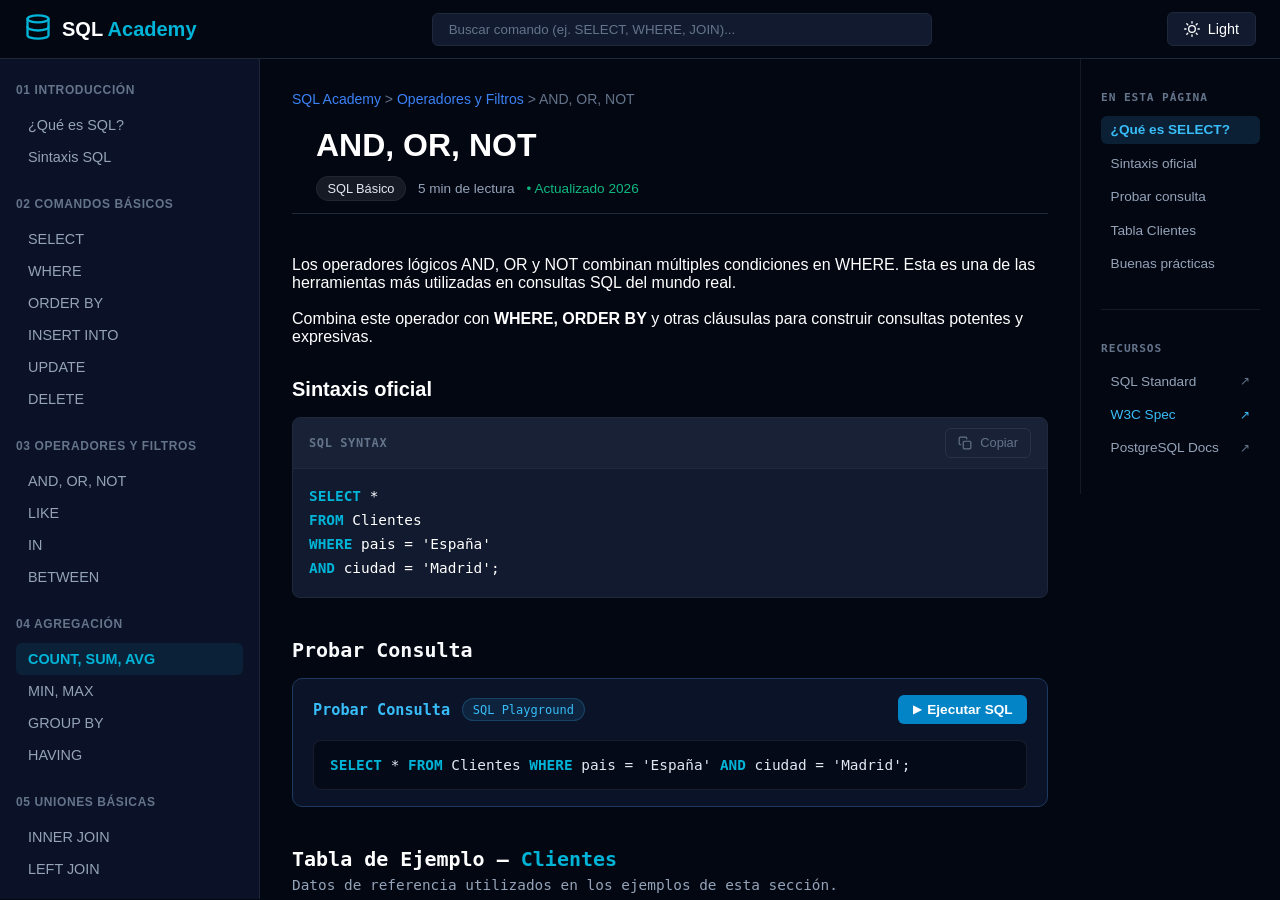
<file: count.html>
<!DOCTYPE html>
<html lang="es">
<head>
    <meta charset="UTF-8">
    <meta name="viewport" content="width=device-width, initial-scale=1.0">
    <meta name="description" content="Aprende las bases de SQL desde cero. Tu guía rápida con los conceptos, tablas y comandos esenciales de nivel básico.">
    <link rel="icon" type="image/svg+xml" href="static/img/gemini-svg.svg">
    <title>SQL Academy</title>
    <link rel="stylesheet" href="static/styles/styles.css">
</head>
<body>
    <header>
        <div class="logo">
            <a href="index.html">
                <svg xmlns="http://www.w3.org/2000/svg" width="24" height="24" viewBox="0 0 24 24" fill="none" stroke="currentColor" stroke-width="2" stroke-linecap="round" stroke-linejoin="round" class="logo-icon">
                    <ellipse cx="12" cy="5" rx="9" ry="3"></ellipse>
                    <path d="M21 12c0 1.66-4 3-9 3s-9-1.34-9-3"></path>
                    <path d="M3 5v14c0 1.66 4 3 9 3s9-1.34 9-3V5"></path>
                </svg>
            </a>
            <h1>SQL <span>Academy</span></h1>
        </div>
        <div class="search-bar">
            <input type="search" id="search-input" placeholder="Buscar comando (ej. SELECT, WHERE, JOIN)...">
        </div>
        <div class="page-color">
            <button class="theme-toggle" id="themeToggle">
                <!-- Icono de sol (Light) -->
                <svg xmlns="http://www.w3.org/2000/svg" width="16" height="16" viewBox="0 0 24 24" fill="none" stroke="currentColor" stroke-width="2" stroke-linecap="round" stroke-linejoin="round">
                    <circle cx="12" cy="12" r="5"></circle>
                    <line x1="12" y1="1" x2="12" y2="3"></line>
                    <line x1="12" y1="21" x2="12" y2="23"></line>
                    <line x1="4.22" y1="4.22" x2="5.64" y2="5.64"></line>
                    <line x1="18.36" y1="18.36" x2="19.78" y2="19.78"></line>
                    <line x1="1" y1="12" x2="3" y2="12"></line>
                    <line x1="21" y1="12" x2="23" y2="12"></line>
                    <line x1="4.22" y1="19.78" x2="5.64" y2="18.36"></line>
                    <line x1="18.36" y1="5.64" x2="19.78" y2="4.22"></line>
                </svg>
                <span>Light</span>
            </button>
        </div>
    </header>

    <!-- INICIO DEL CONTENEDOR FLEX -->
    <div class="layout-container">

        <aside class="sidebar-left">
            <nav class="sidebar-nav">
                
                <!-- Grupo 1 -->
                <div class="nav-group">
                    <span class="group-title">01 INTRODUCCIÓN</span>
                    <ul>
                        <li><a href="index.html">¿Qué es SQL?</a></li>
                        <li ><a href="sintaxis.html">Sintaxis SQL</a></li>
                    </ul>
                </div>

                <!-- Grupo 2 -->
                <div class="nav-group">
                    <span class="group-title">02 COMANDOS BÁSICOS</span>
                    <ul>
                        <li><a href="select.html">SELECT</a></li>
                        <li><a href="where.html">WHERE</a></li>
                        <li><a href="orderby.html">ORDER BY</a></li>
                        <li><a href="insertinto.html">INSERT INTO</a></li>
                        <li><a href="update.html">UPDATE</a></li>
                        <li><a href="delete.html">DELETE</a></li>
                    </ul>
                </div>

                <!-- Grupo 3 -->
                <div class="nav-group">
                    <span class="group-title">03 OPERADORES Y FILTROS</span>
                    <ul>
                        <li><a href="and.html">AND, OR, NOT</a></li>
                        <li><a href="like.html">LIKE</a></li>
                        <li><a href="in.html">IN</a></li>
                        <li><a href="between.html">BETWEEN</a></li>
                    </ul>
                </div>

                <!--Grupo 4 -->
                <div class="nav-group">
                    <span class="group-title">04 AGREGACIÓN</span>
                    <ul>
                        <li  class="active"><a href="count.html">COUNT, SUM, AVG</a></li>
                        <li><a href="min.html">MIN, MAX</a></li>
                        <li><a href="groupby.html">GROUP BY</a></li>
                        <li><a href="having.html">HAVING</a></li>
                    </ul>
                </div>

                <!--Grupo 5 -->
                <div class="nav-group">
                    <span class="group-title">05 UNIONES BÁSICAS</span>
                    <ul>
                        <li><a href="innerjoin.html">INNER JOIN</a></li>
                        <li><a href="leftjoin.html">LEFT JOIN</a></li>
                    </ul>
                </div>

            </nav>
        </aside>

        <main class="main-content">
            <!-- 1. Breadcrumbs -->
            <nav class="breadcrumbs">
                <a href="index.html">SQL Academy</a> &gt; 
                <a href="and.html">Operadores y Filtros</a> &gt; 
                <span>AND, OR, NOT</span>
            </nav>

            <!-- 2. Encabezado del artículo -->
            <header class="article-header">
                <h1 class="que-es-select">AND, OR, NOT</h1>
                <div class="article-meta">
                    <span class="tag">SQL Básico</span>
                    <span class="read-time">5 min de lectura</span>
                    <span class="updated-date">• Actualizado 2026</span>
                </div>
            </header>

            <!-- 3. Contenido explicativo -->
            <section class="article-section">
                <br>
                <p>
                    Los operadores lógicos AND, OR y NOT combinan múltiples condiciones en WHERE. 
                    Esta es una de las herramientas más utilizadas en consultas SQL del mundo real.
                </p>

                <br>
                <p>
                    Combina este operador con <strong>WHERE, ORDER BY</strong> y otras cláusulas para construir consultas potentes y expresivas.
                </p>
            </section>

            <!-- Sección: Sintaxis Oficial -->
            <section class="code-section">
                <h2 id="sintaxis-oficial">Sintaxis oficial</h2>
                
                <div class="code-box">
                    <!-- Barra superior del bloque de código -->
                    <div class="code-header">
                        <span class="code-lang">SQL SYNTAX</span>
                        <button class="btn-copy">
                            <svg xmlns="http://www.w3.org/2000/svg" width="14" height="14" viewBox="0 0 24 24" fill="none" stroke="currentColor" stroke-width="2" stroke-linecap="round" stroke-linejoin="round">
                                <rect x="9" y="9" width="13" height="13" rx="2" ry="2"></rect>
                                <path d="M5 15H4a2 2 0 0 1-2-2V4a2 2 0 0 1 2-2h9a2 2 0 0 1 2 2v1"></path>
                            </svg>
                            Copiar
                        </button>
                    </div>

                    <!-- Cuerpo del código -->
                    <div class="code-body">
                        <pre><code><span class="keyword">SELECT</span> *
<span class="keyword">FROM</span> Clientes
<span class="keyword">WHERE</span> pais = 'España'
<span class="keyword">AND</span> ciudad = 'Madrid';</pre>
                        </div>
                </div>
            </section>
                        <!-- Sección Probar Consulta -->
            <section id="probar-consulta" class="interactive-section">
                <h3 class="section-title">Probar Consulta</h3>

                <div class="playground-card">
                    <!-- Cabecera -->
                    <div class="playground-header">
                        <div class="playground-title-group">
                        <span class="playground-title">Probar Consulta</span>
                        <span class="badge">SQL Playground</span>
                        </div>
                        <button class="btn-execute" id="btn-execute">
                        <span class="play-icon">▶</span> Ejecutar SQL
                        </button>
                    </div>

                    <!-- Editor -->
                    <div class="playground-editor">
                        <code>
                        <span class="keyword">SELECT</span> *
                        <span class="keyword">FROM</span> Clientes
                        <span class="keyword">WHERE</span> pais = 'España'
                        <span class="keyword">AND</span> ciudad = 'Madrid';
                        </code>
                    </div>
                    <!-- Resultado (Oculto por defecto con la clase 'hidden') -->
                    <div id="playground-result" class="playground-result hidden">
                        <div class="result-status">
                        <span class="check-icon">✓</span> Resultado (1 filas)
                        </div>
                        
                        <div class="result-table-container">
                        <table class="result-table">
                            <thead>
                            <tr>
                                <th>ID</th>
                                <th>NOMBRE</th>
                                <th>PAÍS</th>
                                <th>CIUDAD</th>
                            </tr>
                            </thead>
                            <tbody>
                            
                            <tr>
                                <td class="id-col">1</td>
                                <td>Ana García</td>
                                <td>España</td>
                                <td>Madrid</td>
                            </tr>
                            </tbody>
                        </table>
                        </div>
                    </div>
                </div>
            </section>

            <!-- Sección: Tabla de Ejemplo -->
            <section id="tabla-clientes" class="table-section">
                <h2>Tabla de Ejemplo — <span>Clientes</span></h2>
                <p class="section-desc">Datos de referencia utilizados en los ejemplos de esta sección.</p>

                <div class="table-container">
                    <table>
                        <thead>
                            <tr>
                                <th>ID</th>
                                <th>NOMBRE</th>
                                <th>PAÍS</th>
                                <th>CIUDAD</th>
                            </tr>
                        </thead>
                        <tbody>
                            <tr>
                                <td class="id-col">1</td>
                                <td>Ana García</td>
                                <td>España</td>
                                <td>Madrid</td>
                            </tr>
                            <tr>
                                <td class="id-col">2</td>
                                <td>John Smith</td>
                                <td>USA</td>
                                <td>New York</td>
                            </tr>
                            <tr>
                                <td class="id-col">3</td>
                                <td>Yuki Tanaka</td>
                                <td>Japón</td>
                                <td>Tokio</td>
                            </tr>
                        </tbody>
                    </table>
                </div>
            </section>

            <!-- Caja destacados: Buenas Prácticas -->
            <div id="buenas-practicas" class="callout-box">
                <div class="callout-icon">
                    <!-- Icono de bombilla -->
                    <svg xmlns="http://www.w3.org/2000/svg" width="20" height="20" viewBox="0 0 24 24" fill="none" stroke="currentColor" stroke-width="2" stroke-linecap="round" stroke-linejoin="round">
                        <path d="M15 14c.2-1 .7-1.7 1.5-2.5 1-.9 1.5-2.2 1.5-3.5A6 6 0 0 0 6 8c0 1 .2 2.2 1.5 3.5.7.7 1.3 1.5 1.5 2.5"></path>
                        <path d="M9 18h6"></path>
                        <path d="M10 22h4"></path>
                    </svg>
                </div>
                <div class="callout-content">
                    <h4 >BUENAS PRÁCTICAS</h4>
                    <p>
                        Practica combinando AND, OR, NOT con otras cláusulas SQL para dominar su uso en escenarios reales.
                    </p>
                </div>
            </div>

            <!-- Separador inferior -->
            <hr class="section-divider">

            <!-- Navegación inferior (Botón Siguiente) -->
            <div class="page-navigation">
                <!-- Botón Anterior (Lleva a index.html) -->
                <a href="delete.html" class="nav-page-btn prev">
                    <svg xmlns="http://www.w3.org/2000/svg" width="16" height="16" viewBox="0 0 24 24" fill="none" stroke="currentColor" stroke-width="2" stroke-linecap="round" stroke-linejoin="round">
                    <polyline points="15 18 9 12 15 6"></polyline>
                    </svg>
                    <div class="btn-text">
                    <span class="btn-label">ANTERIOR</span>
                    <span class="btn-title">DELETE</span>
                    </div>
                </a>

                <!-- Botón Siguiente (Lleva a select.html) -->
                <a href="like.html" class="nav-page-btn next">
                    <div class="btn-text">
                    <span class="btn-label">SIGUIENTE</span>
                    <span class="btn-title">LIKE</span>
                    </div>
                    <svg xmlns="http://www.w3.org/2000/svg" width="16" height="16" viewBox="0 0 24 24" fill="none" stroke="currentColor" stroke-width="2" stroke-linecap="round" stroke-linejoin="round">
                    <polyline points="9 18 15 12 9 6"></polyline>
                    </svg>
                </a>
            </div>
        </main>

        <aside class="sidebar-right">
            <div class="toc-section">
                <h4 class="toc-title">EN ESTA PÁGINA</h4>
                <nav class="toc-nav">
                    <a href="#que-es-select" class="toc-link active">¿Qué es SELECT?</a>
                    <a href="#sintaxis-oficial" class="toc-link">Sintaxis oficial</a>
                    <a href="#probar-consulta" class="toc-link">Probar consulta</a>
                    <a href="#tabla-clientes" class="toc-link">Tabla Clientes</a>
                    <a href="#buenas-practicas" class="toc-link">Buenas prácticas</a>
                </nav>
            </div>

            <hr class="toc-divider">

            <!-- Sección: Recursos -->
            <div class="toc-section">
            <h4 class="toc-title">RECURSOS</h4>
            <nav class="toc-nav">
                    <!-- Estándar SQL (ISO) -->
                    <a 
                    href="https://www.iso.org/standard/63555.html" 
                    target="_blank" 
                    rel="noopener noreferrer" 
                    class="toc-link external">
                    SQL Standard <span class="arrow">↗</span>
                    </a>

                    <!-- Especificación W3C (Web SQL) -->
                    <a 
                    href="https://www.w3.org/TR/webdatabase/" 
                    target="_blank" 
                    rel="noopener noreferrer" 
                    class="toc-link external active-resource">
                    W3C Spec <span class="arrow">↗</span>
                    </a>

                    <!-- Documentación Oficial PostgreSQL -->
                    <a 
                    href="https://www.postgresql.org/docs/current/" 
                    target="_blank" 
                    rel="noopener noreferrer" 
                    class="toc-link external">
                    PostgreSQL Docs <span class="arrow">↗</span>
                    </a>
            </nav>
            </div>
        </aside>

    </div> <!-- FIN DEL CONTENEDOR FLEX -->
    <script src="static/js/search.js"></script>

</body>
</html>
</file>
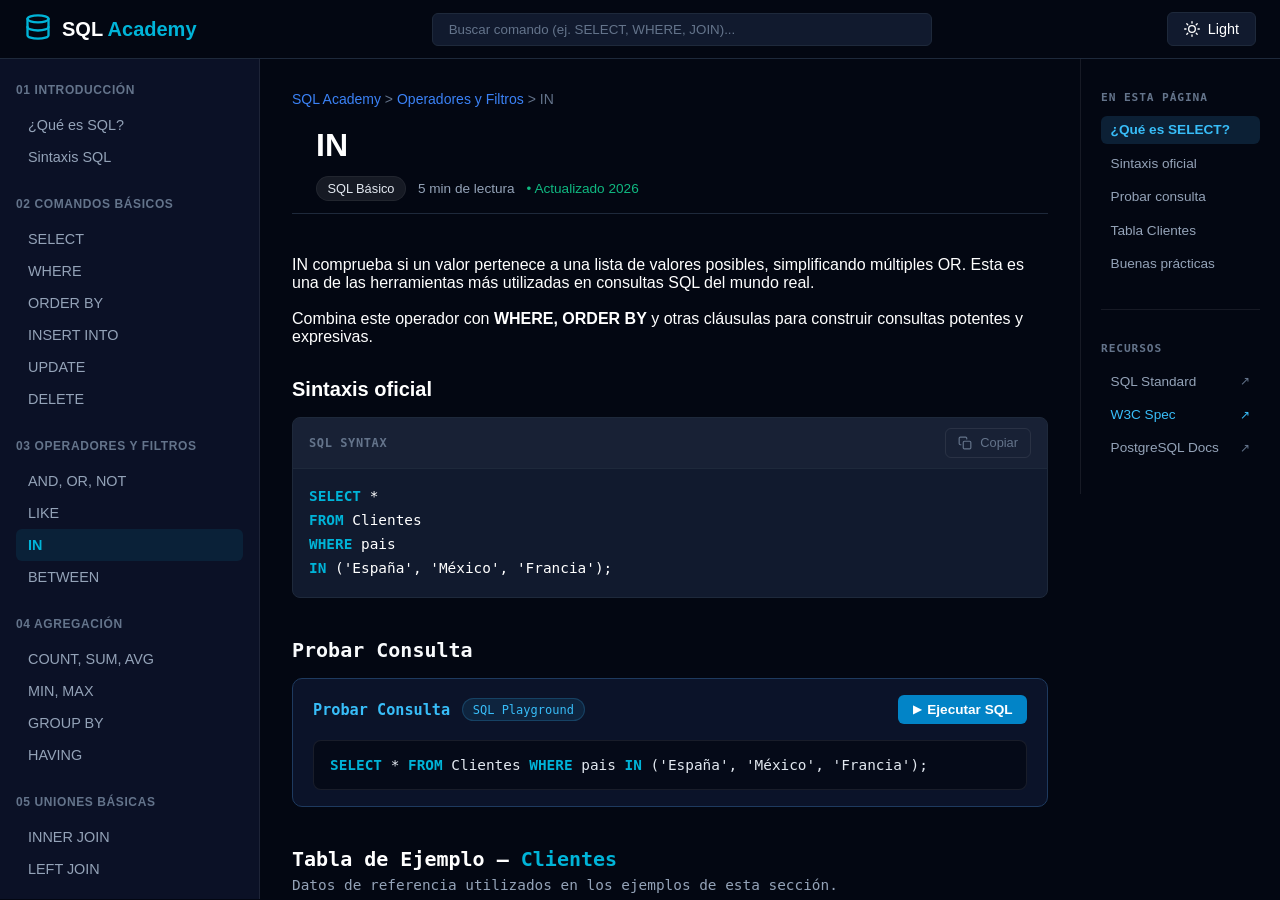
<file: in.html>
<!DOCTYPE html>
<html lang="es">
<head>
    <meta charset="UTF-8">
    <meta name="viewport" content="width=device-width, initial-scale=1.0">
    <meta name="description" content="Aprende las bases de SQL desde cero. Tu guía rápida con los conceptos, tablas y comandos esenciales de nivel básico.">
    <link rel="icon" type="image/svg+xml" href="static/img/gemini-svg.svg">
    <title>SQL Academy</title>
    <link rel="stylesheet" href="static/styles/styles.css">
</head>
<body>
    <header>
        <div class="logo">
            <a href="index.html">
                <svg xmlns="http://www.w3.org/2000/svg" width="24" height="24" viewBox="0 0 24 24" fill="none" stroke="currentColor" stroke-width="2" stroke-linecap="round" stroke-linejoin="round" class="logo-icon">
                    <ellipse cx="12" cy="5" rx="9" ry="3"></ellipse>
                    <path d="M21 12c0 1.66-4 3-9 3s-9-1.34-9-3"></path>
                    <path d="M3 5v14c0 1.66 4 3 9 3s9-1.34 9-3V5"></path>
                </svg>
            </a>
            <h1>SQL <span>Academy</span></h1>
        </div>
        <div class="search-bar">
            <input type="search" id="search-input" placeholder="Buscar comando (ej. SELECT, WHERE, JOIN)...">
        </div>
        <div class="page-color">
            <button class="theme-toggle" id="themeToggle">
                <!-- Icono de sol (Light) -->
                <svg xmlns="http://www.w3.org/2000/svg" width="16" height="16" viewBox="0 0 24 24" fill="none" stroke="currentColor" stroke-width="2" stroke-linecap="round" stroke-linejoin="round">
                    <circle cx="12" cy="12" r="5"></circle>
                    <line x1="12" y1="1" x2="12" y2="3"></line>
                    <line x1="12" y1="21" x2="12" y2="23"></line>
                    <line x1="4.22" y1="4.22" x2="5.64" y2="5.64"></line>
                    <line x1="18.36" y1="18.36" x2="19.78" y2="19.78"></line>
                    <line x1="1" y1="12" x2="3" y2="12"></line>
                    <line x1="21" y1="12" x2="23" y2="12"></line>
                    <line x1="4.22" y1="19.78" x2="5.64" y2="18.36"></line>
                    <line x1="18.36" y1="5.64" x2="19.78" y2="4.22"></line>
                </svg>
                <span>Light</span>
            </button>
        </div>
    </header>

    <!-- INICIO DEL CONTENEDOR FLEX -->
    <div class="layout-container">

        <aside class="sidebar-left">
            <nav class="sidebar-nav">
                
                <!-- Grupo 1 -->
                <div class="nav-group">
                    <span class="group-title">01 INTRODUCCIÓN</span>
                    <ul>
                        <li><a href="index.html">¿Qué es SQL?</a></li>
                        <li ><a href="sintaxis.html">Sintaxis SQL</a></li>
                    </ul>
                </div>

                <!-- Grupo 2 -->
                <div class="nav-group">
                    <span class="group-title">02 COMANDOS BÁSICOS</span>
                    <ul>
                        <li><a href="select.html">SELECT</a></li>
                        <li><a href="where.html">WHERE</a></li>
                        <li><a href="orderby.html">ORDER BY</a></li>
                        <li><a href="insertinto.html">INSERT INTO</a></li>
                        <li><a href="update.html">UPDATE</a></li>
                        <li><a href="delete.html">DELETE</a></li>
                    </ul>
                </div>

                <!-- Grupo 3 -->
                <div class="nav-group">
                    <span class="group-title">03 OPERADORES Y FILTROS</span>
                    <ul>
                        <li><a href="and.html">AND, OR, NOT</a></li>
                        <li><a href="like.html">LIKE</a></li>
                        <li class="active"><a href="in.html">IN</a></li>
                        <li><a href="between.html">BETWEEN</a></li>
                    </ul>
                </div>

                <!--Grupo 4 -->
                <div class="nav-group">
                    <span class="group-title">04 AGREGACIÓN</span>
                    <ul>
                        <li><a href="count.html">COUNT, SUM, AVG</a></li>
                        <li><a href="min.html">MIN, MAX</a></li>
                        <li><a href="groupby.html">GROUP BY</a></li>
                        <li><a href="having.html">HAVING</a></li>
                    </ul>
                </div>

                <!--Grupo 5 -->
                <div class="nav-group">
                    <span class="group-title">05 UNIONES BÁSICAS</span>
                    <ul>
                        <li><a href="innerjoin.html">INNER JOIN</a></li>
                        <li><a href="leftjoin.html">LEFT JOIN</a></li>
                    </ul>
                </div>

            </nav>
        </aside>

        <main class="main-content">
            <!-- 1. Breadcrumbs -->
            <nav class="breadcrumbs">
                <a href="index.html">SQL Academy</a> &gt; 
                <a href="and.html">Operadores y Filtros</a> &gt; 
                <span>IN</span>
            </nav>

            <!-- 2. Encabezado del artículo -->
            <header class="article-header">
                <h1 class="que-es-select">IN</h1>
                <div class="article-meta">
                    <span class="tag">SQL Básico</span>
                    <span class="read-time">5 min de lectura</span>
                    <span class="updated-date">• Actualizado 2026</span>
                </div>
            </header>

            <!-- 3. Contenido explicativo -->
            <section class="article-section">
                <br>
                <p>
                    IN comprueba si un valor pertenece a una lista de valores posibles, simplificando múltiples 
                    OR. Esta es una de las herramientas más utilizadas en consultas SQL del mundo real.
                </p>

                <br>
                <p>
                    Combina este operador con <strong>WHERE, ORDER BY</strong> y otras cláusulas para construir consultas potentes y expresivas.
                    
                </p>
            </section>

            <!-- Sección: Sintaxis Oficial -->
            <section class="code-section">
                <h2 id="sintaxis-oficial">Sintaxis oficial</h2>
                
                <div class="code-box">
                    <!-- Barra superior del bloque de código -->
                    <div class="code-header">
                        <span class="code-lang">SQL SYNTAX</span>
                        <button class="btn-copy">
                            <svg xmlns="http://www.w3.org/2000/svg" width="14" height="14" viewBox="0 0 24 24" fill="none" stroke="currentColor" stroke-width="2" stroke-linecap="round" stroke-linejoin="round">
                                <rect x="9" y="9" width="13" height="13" rx="2" ry="2"></rect>
                                <path d="M5 15H4a2 2 0 0 1-2-2V4a2 2 0 0 1 2-2h9a2 2 0 0 1 2 2v1"></path>
                            </svg>
                            Copiar
                        </button>
                    </div>

                    <!-- Cuerpo del código -->
                    <div class="code-body">
                        <pre><code><span class="keyword">SELECT</span> *
<span class="keyword">FROM</span> Clientes
<span class="keyword">WHERE</span> pais
<span class="keyword">IN</span> ('España', 'México', 'Francia');</pre>
                        </div>
                </div>
            </section>
                        <!-- Sección Probar Consulta -->
            <section id="probar-consulta" class="interactive-section">
                <h3 class="section-title">Probar Consulta</h3>

                <div class="playground-card">
                    <!-- Cabecera -->
                    <div class="playground-header">
                        <div class="playground-title-group">
                        <span class="playground-title">Probar Consulta</span>
                        <span class="badge">SQL Playground</span>
                        </div>
                        <button class="btn-execute" id="btn-execute">
                        <span class="play-icon">▶</span> Ejecutar SQL
                        </button>
                    </div>

                    <!-- Editor -->
                    <div class="playground-editor">
                        <code>
                        <span class="keyword">SELECT</span> *
                        <span class="keyword">FROM</span> Clientes
                        <span class="keyword">WHERE</span> pais
                        <span class="keyword">IN</span> ('España', 'México', 'Francia');
                        </code>
                    </div>
                    <!-- Resultado (Oculto por defecto con la clase 'hidden') -->
                    <div id="playground-result" class="playground-result hidden">
                        <div class="result-status">
                        <span class="check-icon">✓</span> Resultado (1 filas)
                        </div>
                        
                        <div class="result-table-container">
                        <table class="result-table">
                            <thead>
                            <tr>
                                <th>ID</th>
                                <th>NOMBRE</th>
                                <th>PAÍS</th>
                                <th>CIUDAD</th>
                            </tr>
                            </thead>
                            <tbody>
                            
                            <tr>
                                <td class="id-col">1</td>
                                <td>Ana García</td>
                                <td>España</td>
                                <td>Madrid</td>
                            </tr>
                            <tr>
                                <td class="id-col">4</td>
                                <td>Marie Dupont</td>
                                <td>Francia</td>
                                <td>París</td>
                            </tr>
                            <tr>
                                <td class="id-col">5</td>
                                <td>Carlos Ruiz</td>
                                <td>México</td>
                                <td>CDMX</td>
                            </tr>
                            </tbody>
                        </table>
                        </div>
                    </div>
                </div>
            </section>

            <!-- Sección: Tabla de Ejemplo -->
            <section id="tabla-clientes" class="table-section">
                <h2>Tabla de Ejemplo — <span>Clientes</span></h2>
                <p class="section-desc">Datos de referencia utilizados en los ejemplos de esta sección.</p>

                <div class="table-container">
                    <table>
                        <thead>
                            <tr>
                                <th>ID</th>
                                <th>NOMBRE</th>
                                <th>PAÍS</th>
                                <th>CIUDAD</th>
                            </tr>
                        </thead>
                        <tbody>
                            <tr>
                                <td class="id-col">1</td>
                                <td>Ana García</td>
                                <td>España</td>
                                <td>Madrid</td>
                            </tr>
                            <tr>
                                <td class="id-col">2</td>
                                <td>John Smith</td>
                                <td>USA</td>
                                <td>New York</td>
                            </tr>
                            <tr>
                                <td class="id-col">3</td>
                                <td>Yuki Tanaka</td>
                                <td>Japón</td>
                                <td>Tokio</td>
                            </tr>
                            <tr>
                                <td class="id-col">4</td>
                                <td>Marie Dupont</td>
                                <td>Francia</td>
                                <td>París</td>
                            </tr>
                            <tr>
                                <td class="id-col">5</td>
                                <td>Carlos Ruiz</td>
                                <td>México</td>
                                <td>CDMX</td>
                            </tr>
                        </tbody>
                    </table>
                </div>
            </section>

            <!-- Caja destacados: Buenas Prácticas -->
            <div id="buenas-practicas" class="callout-box">
                <div class="callout-icon">
                    <!-- Icono de bombilla -->
                    <svg xmlns="http://www.w3.org/2000/svg" width="20" height="20" viewBox="0 0 24 24" fill="none" stroke="currentColor" stroke-width="2" stroke-linecap="round" stroke-linejoin="round">
                        <path d="M15 14c.2-1 .7-1.7 1.5-2.5 1-.9 1.5-2.2 1.5-3.5A6 6 0 0 0 6 8c0 1 .2 2.2 1.5 3.5.7.7 1.3 1.5 1.5 2.5"></path>
                        <path d="M9 18h6"></path>
                        <path d="M10 22h4"></path>
                    </svg>
                </div>
                <div class="callout-content">
                    <h4 >BUENAS PRÁCTICAS</h4>
                    <p>
                        Practica combinando IN con otras cláusulas SQL para dominar su uso en escenarios reales.
                    </p>
                </div>
            </div>

            <!-- Separador inferior -->
            <hr class="section-divider">

            <!-- Navegación inferior (Botón Siguiente) -->
            <div class="page-navigation">
                <!-- Botón Anterior (Lleva a index.html) -->
                <a href="like.html" class="nav-page-btn prev">
                    <svg xmlns="http://www.w3.org/2000/svg" width="16" height="16" viewBox="0 0 24 24" fill="none" stroke="currentColor" stroke-width="2" stroke-linecap="round" stroke-linejoin="round">
                    <polyline points="15 18 9 12 15 6"></polyline>
                    </svg>
                    <div class="btn-text">
                    <span class="btn-label">ANTERIOR</span>
                    <span class="btn-title">LIKE</span>
                    </div>
                </a>

                <!-- Botón Siguiente (Lleva a select.html) -->
                <a href="between.html" class="nav-page-btn next">
                    <div class="btn-text">
                    <span class="btn-label">SIGUIENTE</span>
                    <span class="btn-title">BETWEEN</span>
                    </div>
                    <svg xmlns="http://www.w3.org/2000/svg" width="16" height="16" viewBox="0 0 24 24" fill="none" stroke="currentColor" stroke-width="2" stroke-linecap="round" stroke-linejoin="round">
                    <polyline points="9 18 15 12 9 6"></polyline>
                    </svg>
                </a>
            </div>
        </main>

        <aside class="sidebar-right">
            <div class="toc-section">
                <h4 class="toc-title">EN ESTA PÁGINA</h4>
                <nav class="toc-nav">
                    <a href="#que-es-select" class="toc-link active">¿Qué es SELECT?</a>
                    <a href="#sintaxis-oficial" class="toc-link">Sintaxis oficial</a>
                    <a href="#probar-consulta" class="toc-link">Probar consulta</a>
                    <a href="#tabla-clientes" class="toc-link">Tabla Clientes</a>
                    <a href="#buenas-practicas" class="toc-link">Buenas prácticas</a>
                </nav>
            </div>

            <hr class="toc-divider">

            <!-- Sección: Recursos -->
            <div class="toc-section">
            <h4 class="toc-title">RECURSOS</h4>
            <nav class="toc-nav">
                    <!-- Estándar SQL (ISO) -->
                    <a 
                    href="https://www.iso.org/standard/63555.html" 
                    target="_blank" 
                    rel="noopener noreferrer" 
                    class="toc-link external">
                    SQL Standard <span class="arrow">↗</span>
                    </a>

                    <!-- Especificación W3C (Web SQL) -->
                    <a 
                    href="https://www.w3.org/TR/webdatabase/" 
                    target="_blank" 
                    rel="noopener noreferrer" 
                    class="toc-link external active-resource">
                    W3C Spec <span class="arrow">↗</span>
                    </a>

                    <!-- Documentación Oficial PostgreSQL -->
                    <a 
                    href="https://www.postgresql.org/docs/current/" 
                    target="_blank" 
                    rel="noopener noreferrer" 
                    class="toc-link external">
                    PostgreSQL Docs <span class="arrow">↗</span>
                    </a>
            </nav>
            </div>
        </aside>

    </div> <!-- FIN DEL CONTENEDOR FLEX -->
    <script src="static/js/search.js"></script>

</body>
</html>
</file>
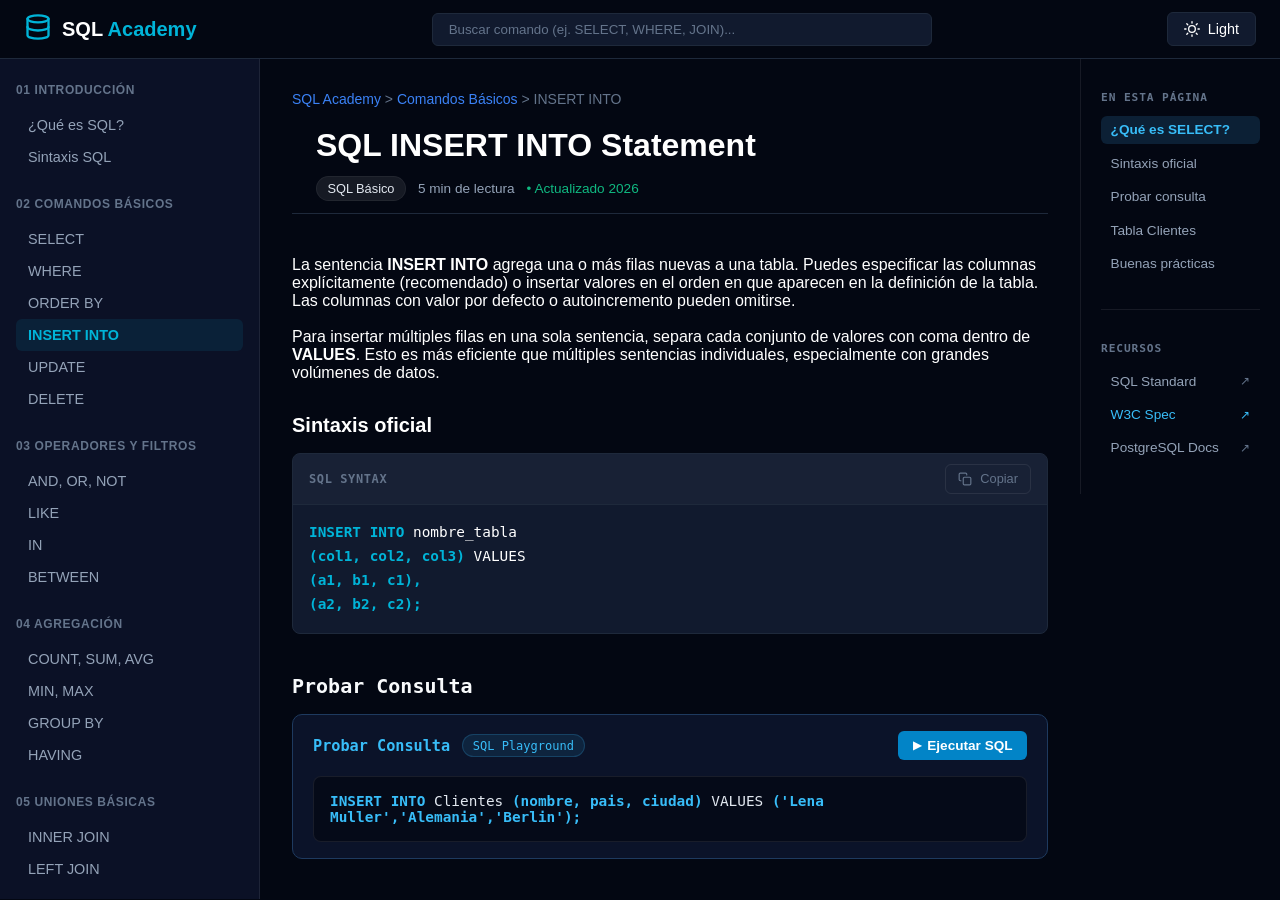
<file: insertinto.html>
<!DOCTYPE html>
<html lang="es">
<head>
    <meta charset="UTF-8">
    <meta name="viewport" content="width=device-width, initial-scale=1.0">
    <meta name="description" content="Aprende las bases de SQL desde cero. Tu guía rápida con los conceptos, tablas y comandos esenciales de nivel básico.">
    <link rel="icon" type="image/svg+xml" href="static/img/gemini-svg.svg">
    <title>SQL Academy</title>
    <link rel="stylesheet" href="static/styles/styles.css">
</head>
<body>
    <header>
        <div class="logo">
            <a href="index.html">
                <svg xmlns="http://www.w3.org/2000/svg" width="24" height="24" viewBox="0 0 24 24" fill="none" stroke="currentColor" stroke-width="2" stroke-linecap="round" stroke-linejoin="round" class="logo-icon">
                    <ellipse cx="12" cy="5" rx="9" ry="3"></ellipse>
                    <path d="M21 12c0 1.66-4 3-9 3s-9-1.34-9-3"></path>
                    <path d="M3 5v14c0 1.66 4 3 9 3s9-1.34 9-3V5"></path>
                </svg>
            </a>
            <h1>SQL <span>Academy</span></h1>
        </div>
        <div class="search-bar">
            <input type="search" id="search-input" placeholder="Buscar comando (ej. SELECT, WHERE, JOIN)...">
        </div>
        <div class="page-color">
            <button class="theme-toggle" id="themeToggle">
                <!-- Icono de sol (Light) -->
                <svg xmlns="http://www.w3.org/2000/svg" width="16" height="16" viewBox="0 0 24 24" fill="none" stroke="currentColor" stroke-width="2" stroke-linecap="round" stroke-linejoin="round">
                    <circle cx="12" cy="12" r="5"></circle>
                    <line x1="12" y1="1" x2="12" y2="3"></line>
                    <line x1="12" y1="21" x2="12" y2="23"></line>
                    <line x1="4.22" y1="4.22" x2="5.64" y2="5.64"></line>
                    <line x1="18.36" y1="18.36" x2="19.78" y2="19.78"></line>
                    <line x1="1" y1="12" x2="3" y2="12"></line>
                    <line x1="21" y1="12" x2="23" y2="12"></line>
                    <line x1="4.22" y1="19.78" x2="5.64" y2="18.36"></line>
                    <line x1="18.36" y1="5.64" x2="19.78" y2="4.22"></line>
                </svg>
                <span>Light</span>
            </button>
        </div>
    </header>

    <!-- INICIO DEL CONTENEDOR FLEX -->
    <div class="layout-container">

        <aside class="sidebar-left">
            <nav class="sidebar-nav">
                
                <!-- Grupo 1 -->
                <div class="nav-group">
                    <span class="group-title">01 INTRODUCCIÓN</span>
                    <ul>
                        <li><a href="index.html">¿Qué es SQL?</a></li>
                        <li ><a href="sintaxis.html">Sintaxis SQL</a></li>
                    </ul>
                </div>

                <!-- Grupo 2 -->
                <div class="nav-group">
                    <span class="group-title">02 COMANDOS BÁSICOS</span>
                    <ul>
                        <li><a href="select.html">SELECT</a></li>
                        <li><a href="where.html">WHERE</a></li>
                        <li><a href="orderby.html">ORDER BY</a></li>
                        <li class="active"><a href="insertinto.html">INSERT INTO</a></li>
                        <li><a href="update.html">UPDATE</a></li>
                        <li><a href="delete.html">DELETE</a></li>
                    </ul>
                </div>

                <!-- Grupo 3 -->
                <div class="nav-group">
                    <span class="group-title">03 OPERADORES Y FILTROS</span>
                    <ul>
                        <li><a href="and.html">AND, OR, NOT</a></li>
                        <li><a href="like.html">LIKE</a></li>
                        <li><a href="in.html">IN</a></li>
                        <li><a href="between.html">BETWEEN</a></li>
                    </ul>
                </div>

                <!--Grupo 4 -->
                <div class="nav-group">
                    <span class="group-title">04 AGREGACIÓN</span>
                    <ul>
                        <li><a href="count.html">COUNT, SUM, AVG</a></li>
                        <li><a href="min.html">MIN, MAX</a></li>
                        <li><a href="groupby.html">GROUP BY</a></li>
                        <li><a href="having.html">HAVING</a></li>
                    </ul>
                </div>

                <!--Grupo 5 -->
                <div class="nav-group">
                    <span class="group-title">05 UNIONES BÁSICAS</span>
                    <ul>
                        <li><a href="innerjoin.html">INNER JOIN</a></li>
                        <li><a href="leftjoin.html">LEFT JOIN</a></li>
                    </ul>
                </div>

            </nav>
        </aside>

        <main class="main-content">
            <!-- 1. Breadcrumbs -->
            <nav class="breadcrumbs">
                <a href="index.html">SQL Academy</a> &gt; 
                <a href="select.html">Comandos Básicos</a> &gt; 
                <span>INSERT INTO</span>
            </nav>

            <!-- 2. Encabezado del artículo -->
            <header class="article-header">
                <h1 class="que-es-select">SQL INSERT INTO Statement</h1>
                <div class="article-meta">
                    <span class="tag">SQL Básico</span>
                    <span class="read-time">5 min de lectura</span>
                    <span class="updated-date">• Actualizado 2026</span>
                </div>
            </header>

            <!-- 3. Contenido explicativo -->
            <section class="article-section">
                <br>
                <p>
                    La sentencia <strong>INSERT INTO</strong> agrega una o más filas nuevas a una tabla. Puedes especificar 
                    las columnas explícitamente (recomendado) o insertar valores en el orden en que aparecen 
                    en la definición de la tabla. Las columnas con valor por defecto o autoincremento pueden 
                    omitirse.
                </p>

                <br>
                <p>
                    Para insertar múltiples filas en una sola sentencia, separa cada conjunto de valores con 
                    coma dentro de <strong>VALUES</strong>. Esto es más eficiente que múltiples sentencias individuales, 
                    especialmente con grandes volúmenes de datos.
                </p>
            </section>

            <!-- Sección: Sintaxis Oficial -->
            <section class="code-section">
                <h2 id="sintaxis-oficial">Sintaxis oficial</h2>
                
                <div class="code-box">
                    <!-- Barra superior del bloque de código -->
                    <div class="code-header">
                        <span class="code-lang">SQL SYNTAX</span>
                        <button class="btn-copy">
                            <svg xmlns="http://www.w3.org/2000/svg" width="14" height="14" viewBox="0 0 24 24" fill="none" stroke="currentColor" stroke-width="2" stroke-linecap="round" stroke-linejoin="round">
                                <rect x="9" y="9" width="13" height="13" rx="2" ry="2"></rect>
                                <path d="M5 15H4a2 2 0 0 1-2-2V4a2 2 0 0 1 2-2h9a2 2 0 0 1 2 2v1"></path>
                            </svg>
                            Copiar
                        </button>
                    </div>

                    <!-- Cuerpo del código -->
                    <div class="code-body">
                        <pre><code><span class="keyword">INSERT INTO</span> nombre_tabla
<span class="keyword">(col1, col2, col3)</span> VALUES
<span class="keyword">(a1, b1, c1),</span>
<span class="keyword">(a2, b2, c2);</span></pre>
                    </div>
                </div>
            </section>
                        <!-- Sección Probar Consulta -->
            <section id="probar-consulta" class="interactive-section">
                <h3 class="section-title">Probar Consulta</h3>

                <div class="playground-card">
                    <!-- Cabecera -->
                    <div class="playground-header">
                        <div class="playground-title-group">
                        <span class="playground-title">Probar Consulta</span>
                        <span class="badge">SQL Playground</span>
                        </div>
                        <button class="btn-execute" id="btn-execute">
                        <span class="play-icon">▶</span> Ejecutar SQL
                        </button>
                    </div>

                    <!-- Editor -->
                    <div class="playground-editor">
                        <code>
                        <span class="sql-keyword">INSERT INTO</span> Clientes 
                        <span class="sql-keyword">(nombre, pais, ciudad)</span> VALUES
                        <span class="sql-keyword">('Lena Muller','Alemania','Berlin');</span>
                        </code>
                    </div>
                    <!-- Resultado (Oculto por defecto con la clase 'hidden') -->
                    <div id="playground-result" class="playground-result hidden">
                        <div class="result-status">
                        <span class="check-icon">✓</span> Resultado (1 filas)
                        </div>
                        
                        <div class="result-table-container">
                        <table class="result-table">
                            <thead>
                            <tr>
                                <th>RESULTADO</th>
                            </tr>
                            </thead>
                            <tbody>
                            
                            <tr>
                                <td>1 fila insertada correctamente</td>
                            </tr>
                            </tbody>
                        </table>
                        </div>
                    </div>
                </div>
            </section>

            <!-- Sección: Tabla de Ejemplo -->
            <section id="tabla-clientes" class="table-section">
                <h2>Tabla de Ejemplo — <span>Clientes</span></h2>
                <p class="section-desc">Datos de referencia utilizados en los ejemplos de esta sección.</p>

                <div class="table-container">
                    <table>
                        <thead>
                            <tr>
                                <th>ID</th>
                                <th>NOMBRE</th>
                                <th>PAÍS</th>
                                <th>CIUDAD</th>
                            </tr>
                        </thead>
                        <tbody>
                            <tr>
                                <td class="id-col">1</td>
                                <td>Ana García</td>
                                <td>España</td>
                                <td>Madrid</td>
                            </tr>
                            <tr>
                                <td class="id-col">2</td>
                                <td>John Smith</td>
                                <td>USA</td>
                                <td>New York</td>
                            </tr>
                            <tr>
                                <td class="id-col">3</td>
                                <td>Yuki Tanaka</td>
                                <td>Japón</td>
                                <td>Tokio</td>
                            </tr>
                            <tr>
                                <td class="id-col">4</td>
                                <td>Marie Dupont</td>
                                <td>Francia</td>
                                <td>París</td>
                            </tr>
                            <tr>
                                <td class="id-col">5</td>
                                <td>Carlos Ruiz</td>
                                <td>México</td>
                                <td>CDMX</td>
                            </tr>
                        </tbody>
                    </table>
                </div>
            </section>

            <!-- Caja destacados: Buenas Prácticas -->
            <div id="buenas-practicas" class="callout-box">
                <div class="callout-icon">
                    <!-- Icono de bombilla -->
                    <svg xmlns="http://www.w3.org/2000/svg" width="20" height="20" viewBox="0 0 24 24" fill="none" stroke="currentColor" stroke-width="2" stroke-linecap="round" stroke-linejoin="round">
                        <path d="M15 14c.2-1 .7-1.7 1.5-2.5 1-.9 1.5-2.2 1.5-3.5A6 6 0 0 0 6 8c0 1 .2 2.2 1.5 3.5.7.7 1.3 1.5 1.5 2.5"></path>
                        <path d="M9 18h6"></path>
                        <path d="M10 22h4"></path>
                    </svg>
                </div>
                <div class="callout-content">
                    <h4 >BUENAS PRÁCTICAS</h4>
                    <p>
                        Especifica siempre los nombres de columnas en <strong>INSERT INTO</strong>. Omitirlos hace que tu código 
                        dependa del orden de columnas en el esquema, que puede cambiar.
                    </p>
                </div>
            </div>

            <!-- Separador inferior -->
            <hr class="section-divider">

            <!-- Navegación inferior (Botón Siguiente) -->
            <div class="page-navigation">
                <!-- Botón Anterior (Lleva a index.html) -->
                <a href="orderby.html" class="nav-page-btn prev">
                    <svg xmlns="http://www.w3.org/2000/svg" width="16" height="16" viewBox="0 0 24 24" fill="none" stroke="currentColor" stroke-width="2" stroke-linecap="round" stroke-linejoin="round">
                    <polyline points="15 18 9 12 15 6"></polyline>
                    </svg>
                    <div class="btn-text">
                    <span class="btn-label">ANTERIOR</span>
                    <span class="btn-title">ORDER BY</span>
                    </div>
                </a>

                <!-- Botón Siguiente (Lleva a select.html) -->
                <a href="update.html" class="nav-page-btn next">
                    <div class="btn-text">
                    <span class="btn-label">SIGUIENTE</span>
                    <span class="btn-title">UPDATE</span>
                    </div>
                    <svg xmlns="http://www.w3.org/2000/svg" width="16" height="16" viewBox="0 0 24 24" fill="none" stroke="currentColor" stroke-width="2" stroke-linecap="round" stroke-linejoin="round">
                    <polyline points="9 18 15 12 9 6"></polyline>
                    </svg>
                </a>
            </div>
        </main>

        <aside class="sidebar-right">
            <div class="toc-section">
                <h4 class="toc-title">EN ESTA PÁGINA</h4>
                <nav class="toc-nav">
                <a href="#que-es-select" class="toc-link active">¿Qué es SELECT?</a>
                <a href="#sintaxis-oficial" class="toc-link">Sintaxis oficial</a>
                <a href="#probar-consulta" class="toc-link">Probar consulta</a>
                <a href="#tabla-clientes" class="toc-link">Tabla Clientes</a>
                <a href="#buenas-practicas" class="toc-link">Buenas prácticas</a>
                </nav>
            </div>

            <hr class="toc-divider">

            <!-- Sección: Recursos -->
            <div class="toc-section">
            <h4 class="toc-title">RECURSOS</h4>
            <nav class="toc-nav">
                <!-- Estándar SQL (ISO) -->
                <a 
                href="https://www.iso.org/standard/63555.html" 
                target="_blank" 
                rel="noopener noreferrer" 
                class="toc-link external">
                SQL Standard <span class="arrow">↗</span>
                </a>

                <!-- Especificación W3C (Web SQL) -->
                <a 
                href="https://www.w3.org/TR/webdatabase/" 
                target="_blank" 
                rel="noopener noreferrer" 
                class="toc-link external active-resource">
                W3C Spec <span class="arrow">↗</span>
                </a>

                <!-- Documentación Oficial PostgreSQL -->
                <a 
                href="https://www.postgresql.org/docs/current/" 
                target="_blank" 
                rel="noopener noreferrer" 
                class="toc-link external">
                PostgreSQL Docs <span class="arrow">↗</span>
                </a>
            </nav>
            </div>
        </aside>

    </div> <!-- FIN DEL CONTENEDOR FLEX -->
    <script src="static/js/search.js"></script>

</body>
</html>
</file>
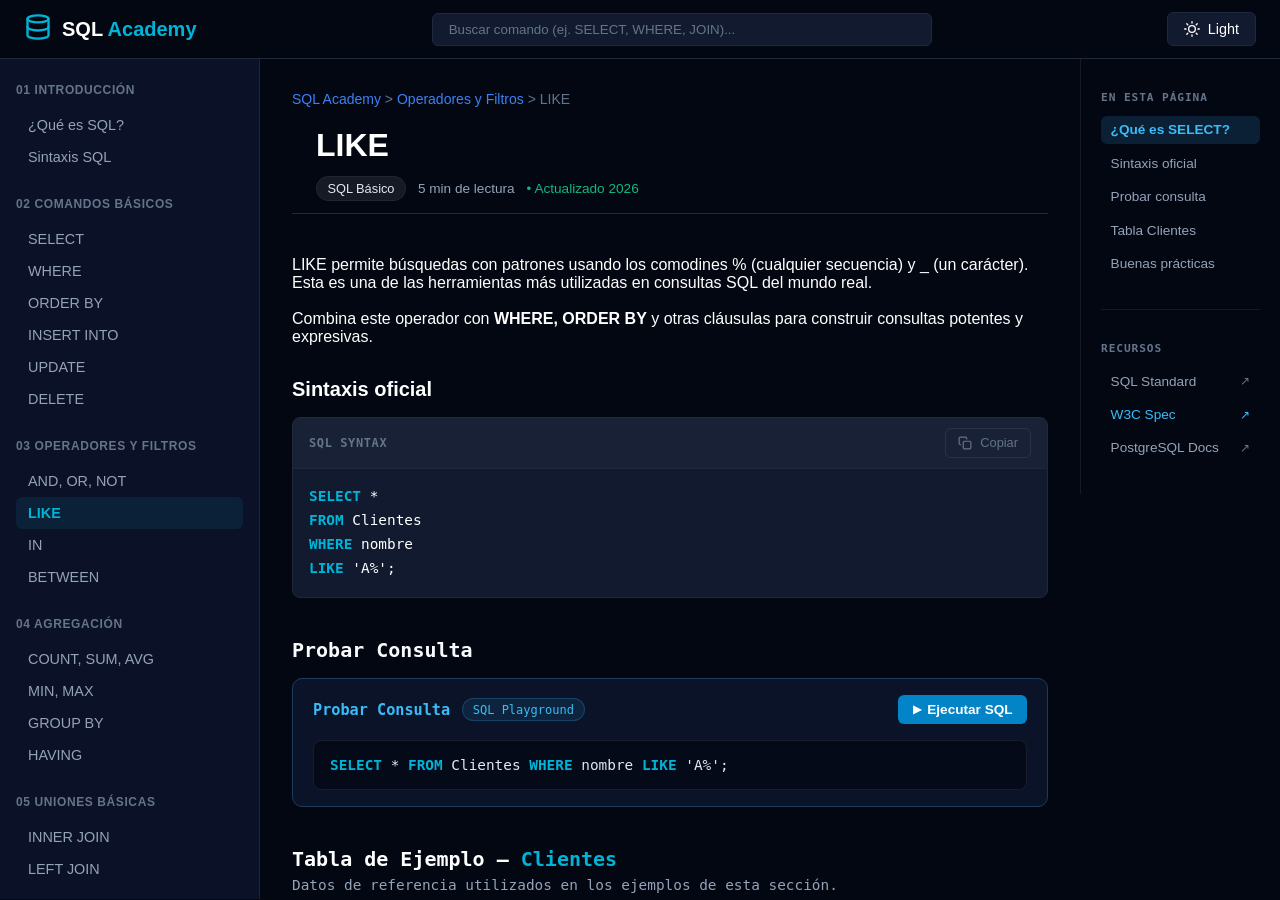
<file: like.html>
<!DOCTYPE html>
<html lang="es">
<head>
    <meta charset="UTF-8">
    <meta name="viewport" content="width=device-width, initial-scale=1.0">
    <meta name="description" content="Aprende las bases de SQL desde cero. Tu guía rápida con los conceptos, tablas y comandos esenciales de nivel básico.">
    <link rel="icon" type="image/svg+xml" href="static/img/gemini-svg.svg">
    <title>SQL Academy</title>
    <link rel="stylesheet" href="static/styles/styles.css">
</head>
<body>
    <header>
        <div class="logo">
            <a href="index.html">
                <svg xmlns="http://www.w3.org/2000/svg" width="24" height="24" viewBox="0 0 24 24" fill="none" stroke="currentColor" stroke-width="2" stroke-linecap="round" stroke-linejoin="round" class="logo-icon">
                    <ellipse cx="12" cy="5" rx="9" ry="3"></ellipse>
                    <path d="M21 12c0 1.66-4 3-9 3s-9-1.34-9-3"></path>
                    <path d="M3 5v14c0 1.66 4 3 9 3s9-1.34 9-3V5"></path>
                </svg>
            </a>
            <h1>SQL <span>Academy</span></h1>
        </div>
        <div class="search-bar">
            <input type="search" id="search-input" placeholder="Buscar comando (ej. SELECT, WHERE, JOIN)...">
        </div>
        <div class="page-color">
            <button class="theme-toggle" id="themeToggle">
                <!-- Icono de sol (Light) -->
                <svg xmlns="http://www.w3.org/2000/svg" width="16" height="16" viewBox="0 0 24 24" fill="none" stroke="currentColor" stroke-width="2" stroke-linecap="round" stroke-linejoin="round">
                    <circle cx="12" cy="12" r="5"></circle>
                    <line x1="12" y1="1" x2="12" y2="3"></line>
                    <line x1="12" y1="21" x2="12" y2="23"></line>
                    <line x1="4.22" y1="4.22" x2="5.64" y2="5.64"></line>
                    <line x1="18.36" y1="18.36" x2="19.78" y2="19.78"></line>
                    <line x1="1" y1="12" x2="3" y2="12"></line>
                    <line x1="21" y1="12" x2="23" y2="12"></line>
                    <line x1="4.22" y1="19.78" x2="5.64" y2="18.36"></line>
                    <line x1="18.36" y1="5.64" x2="19.78" y2="4.22"></line>
                </svg>
                <span>Light</span>
            </button>
        </div>
    </header>

    <!-- INICIO DEL CONTENEDOR FLEX -->
    <div class="layout-container">

        <aside class="sidebar-left">
            <nav class="sidebar-nav">
                
                <!-- Grupo 1 -->
                <div class="nav-group">
                    <span class="group-title">01 INTRODUCCIÓN</span>
                    <ul>
                        <li><a href="index.html">¿Qué es SQL?</a></li>
                        <li ><a href="sintaxis.html">Sintaxis SQL</a></li>
                    </ul>
                </div>

                <!-- Grupo 2 -->
                <div class="nav-group">
                    <span class="group-title">02 COMANDOS BÁSICOS</span>
                    <ul>
                        <li><a href="select.html">SELECT</a></li>
                        <li><a href="where.html">WHERE</a></li>
                        <li><a href="orderby.html">ORDER BY</a></li>
                        <li><a href="insertinto.html">INSERT INTO</a></li>
                        <li><a href="update.html">UPDATE</a></li>
                        <li><a href="delete.html">DELETE</a></li>
                    </ul>
                </div>

                <!-- Grupo 3 -->
                <div class="nav-group">
                    <span class="group-title">03 OPERADORES Y FILTROS</span>
                    <ul>
                        <li><a href="and.html">AND, OR, NOT</a></li>
                        <li  class="active"><a href="like.html">LIKE</a></li>
                        <li><a href="in.html">IN</a></li>
                        <li><a href="between.html">BETWEEN</a></li>
                    </ul>
                </div>

                <!--Grupo 4 -->
                <div class="nav-group">
                    <span class="group-title">04 AGREGACIÓN</span>
                    <ul>
                        <li><a href="count.html">COUNT, SUM, AVG</a></li>
                        <li><a href="min.html">MIN, MAX</a></li>
                        <li><a href="groupby.html">GROUP BY</a></li>
                        <li><a href="having.html">HAVING</a></li>
                    </ul>
                </div>

                <!--Grupo 5 -->
                <div class="nav-group">
                    <span class="group-title">05 UNIONES BÁSICAS</span>
                    <ul>
                        <li><a href="innerjoin.html">INNER JOIN</a></li>
                        <li><a href="leftjoin.html">LEFT JOIN</a></li>
                    </ul>
                </div>

            </nav>
        </aside>

        <main class="main-content">
            <!-- 1. Breadcrumbs -->
            <nav class="breadcrumbs">
                <a href="index.html">SQL Academy</a> &gt; 
                <a href="and.html">Operadores y Filtros</a> &gt; 
                <span>LIKE</span>
            </nav>

            <!-- 2. Encabezado del artículo -->
            <header class="article-header">
                <h1 class="que-es-select">LIKE</h1>
                <div class="article-meta">
                    <span class="tag">SQL Básico</span>
                    <span class="read-time">5 min de lectura</span>
                    <span class="updated-date">• Actualizado 2026</span>
                </div>
            </header>

            <!-- 3. Contenido explicativo -->
            <section class="article-section">
                <br>
                <p>
                    LIKE permite búsquedas con patrones usando los comodines % (cualquier secuencia) y _ 
                    (un carácter). Esta es una de las herramientas más utilizadas en consultas SQL del mundo real.
                </p>

                <br>
                <p>
                    Combina este operador con <strong>WHERE, ORDER BY</strong> y otras cláusulas para construir 
                    consultas potentes y expresivas.
                </p>
            </section>

            <!-- Sección: Sintaxis Oficial -->
            <section class="code-section">
                <h2 id="sintaxis-oficial">Sintaxis oficial</h2>
                
                <div class="code-box">
                    <!-- Barra superior del bloque de código -->
                    <div class="code-header">
                        <span class="code-lang">SQL SYNTAX</span>
                        <button class="btn-copy">
                            <svg xmlns="http://www.w3.org/2000/svg" width="14" height="14" viewBox="0 0 24 24" fill="none" stroke="currentColor" stroke-width="2" stroke-linecap="round" stroke-linejoin="round">
                                <rect x="9" y="9" width="13" height="13" rx="2" ry="2"></rect>
                                <path d="M5 15H4a2 2 0 0 1-2-2V4a2 2 0 0 1 2-2h9a2 2 0 0 1 2 2v1"></path>
                            </svg>
                            Copiar
                        </button>
                    </div>

                    <!-- Cuerpo del código -->
                    <div class="code-body">
                        <pre><code><span class="keyword">SELECT</span> *
<span class="keyword">FROM</span> Clientes
<span class="keyword">WHERE</span> nombre
<span class="keyword">LIKE</span> 'A%';</pre>
                        </div>
                </div>
            </section>
                        <!-- Sección Probar Consulta -->
            <section id="probar-consulta" class="interactive-section">
                <h3 class="section-title">Probar Consulta</h3>

                <div class="playground-card">
                    <!-- Cabecera -->
                    <div class="playground-header">
                        <div class="playground-title-group">
                        <span class="playground-title">Probar Consulta</span>
                        <span class="badge">SQL Playground</span>
                        </div>
                        <button class="btn-execute" id="btn-execute">
                        <span class="play-icon">▶</span> Ejecutar SQL
                        </button>
                    </div>

                    <!-- Editor -->
                    <div class="playground-editor">
                        <code>
                        <span class="keyword">SELECT</span> *
                        <span class="keyword">FROM</span> Clientes
                        <span class="keyword">WHERE</span> nombre
                        <span class="keyword">LIKE</span> 'A%';
                        </code>
                    </div>
                    <!-- Resultado (Oculto por defecto con la clase 'hidden') -->
                    <div id="playground-result" class="playground-result hidden">
                        <div class="result-status">
                        <span class="check-icon">✓</span> Resultado (1 filas)
                        </div>
                        
                        <div class="result-table-container">
                        <table class="result-table">
                            <thead>
                            <tr>
                                <th>ID</th>
                                <th>NOMBRE</th>
                                <th>PAÍS</th>
                                <th>CIUDAD</th>
                            </tr>
                            </thead>
                            <tbody>
                            
                            <tr>
                                <td class="id-col">1</td>
                                <td>Ana García</td>
                                <td>España</td>
                                <td>Madrid</td>
                            </tr>
                            </tbody>
                        </table>
                        </div>
                    </div>
                </div>
            </section>

            <!-- Sección: Tabla de Ejemplo -->
            <section id="tabla-clientes" class="table-section">
                <h2>Tabla de Ejemplo — <span>Clientes</span></h2>
                <p class="section-desc">Datos de referencia utilizados en los ejemplos de esta sección.</p>

                <div class="table-container">
                    <table>
                        <thead>
                            <tr>
                                <th>ID</th>
                                <th>NOMBRE</th>
                                <th>PAÍS</th>
                                <th>CIUDAD</th>
                            </tr>
                        </thead>
                        <tbody>
                            <tr>
                                <td class="id-col">1</td>
                                <td>Ana García</td>
                                <td>España</td>
                                <td>Madrid</td>
                            </tr>
                            <tr>
                                <td class="id-col">2</td>
                                <td>John Smith</td>
                                <td>USA</td>
                                <td>New York</td>
                            </tr>
                            <tr>
                                <td class="id-col">3</td>
                                <td>Yuki Tanaka</td>
                                <td>Japón</td>
                                <td>Tokio</td>
                            </tr>
                        </tbody>
                    </table>
                </div>
            </section>

            <!-- Caja destacados: Buenas Prácticas -->
            <div id="buenas-practicas" class="callout-box">
                <div class="callout-icon">
                    <!-- Icono de bombilla -->
                    <svg xmlns="http://www.w3.org/2000/svg" width="20" height="20" viewBox="0 0 24 24" fill="none" stroke="currentColor" stroke-width="2" stroke-linecap="round" stroke-linejoin="round">
                        <path d="M15 14c.2-1 .7-1.7 1.5-2.5 1-.9 1.5-2.2 1.5-3.5A6 6 0 0 0 6 8c0 1 .2 2.2 1.5 3.5.7.7 1.3 1.5 1.5 2.5"></path>
                        <path d="M9 18h6"></path>
                        <path d="M10 22h4"></path>
                    </svg>
                </div>
                <div class="callout-content">
                    <h4 >BUENAS PRÁCTICAS</h4>
                    <p>
                        Practica combinando LIKE con otras cláusulas SQL para dominar su uso en escenarios reales.
                    </p>
                </div>
            </div>

            <!-- Separador inferior -->
            <hr class="section-divider">

            <!-- Navegación inferior (Botón Siguiente) -->
            <div class="page-navigation">
                <!-- Botón Anterior (Lleva a index.html) -->
                <a href="and.html" class="nav-page-btn prev">
                    <svg xmlns="http://www.w3.org/2000/svg" width="16" height="16" viewBox="0 0 24 24" fill="none" stroke="currentColor" stroke-width="2" stroke-linecap="round" stroke-linejoin="round">
                    <polyline points="15 18 9 12 15 6"></polyline>
                    </svg>
                    <div class="btn-text">
                    <span class="btn-label">ANTERIOR</span>
                    <span class="btn-title">AND, OR, NOT</span>
                    </div>
                </a>

                <!-- Botón Siguiente (Lleva a select.html) -->
                <a href="in.html" class="nav-page-btn next">
                    <div class="btn-text">
                    <span class="btn-label">SIGUIENTE</span>
                    <span class="btn-title">IN</span>
                    </div>
                    <svg xmlns="http://www.w3.org/2000/svg" width="16" height="16" viewBox="0 0 24 24" fill="none" stroke="currentColor" stroke-width="2" stroke-linecap="round" stroke-linejoin="round">
                    <polyline points="9 18 15 12 9 6"></polyline>
                    </svg>
                </a>
            </div>
        </main>

        <aside class="sidebar-right">
            <div class="toc-section">
                <h4 class="toc-title">EN ESTA PÁGINA</h4>
                <nav class="toc-nav">
                    <a href="#que-es-select" class="toc-link active">¿Qué es SELECT?</a>
                    <a href="#sintaxis-oficial" class="toc-link">Sintaxis oficial</a>
                    <a href="#probar-consulta" class="toc-link">Probar consulta</a>
                    <a href="#tabla-clientes" class="toc-link">Tabla Clientes</a>
                    <a href="#buenas-practicas" class="toc-link">Buenas prácticas</a>
                </nav>
            </div>

            <hr class="toc-divider">

            <!-- Sección: Recursos -->
            <div class="toc-section">
            <h4 class="toc-title">RECURSOS</h4>
            <nav class="toc-nav">
                    <!-- Estándar SQL (ISO) -->
                    <a 
                    href="https://www.iso.org/standard/63555.html" 
                    target="_blank" 
                    rel="noopener noreferrer" 
                    class="toc-link external">
                    SQL Standard <span class="arrow">↗</span>
                    </a>

                    <!-- Especificación W3C (Web SQL) -->
                    <a 
                    href="https://www.w3.org/TR/webdatabase/" 
                    target="_blank" 
                    rel="noopener noreferrer" 
                    class="toc-link external active-resource">
                    W3C Spec <span class="arrow">↗</span>
                    </a>

                    <!-- Documentación Oficial PostgreSQL -->
                    <a 
                    href="https://www.postgresql.org/docs/current/" 
                    target="_blank" 
                    rel="noopener noreferrer" 
                    class="toc-link external">
                    PostgreSQL Docs <span class="arrow">↗</span>
                    </a>
            </nav>
            </div>
        </aside>

    </div> <!-- FIN DEL CONTENEDOR FLEX -->
    <script src="static/js/search.js"></script>

</body>
</html>
</file>
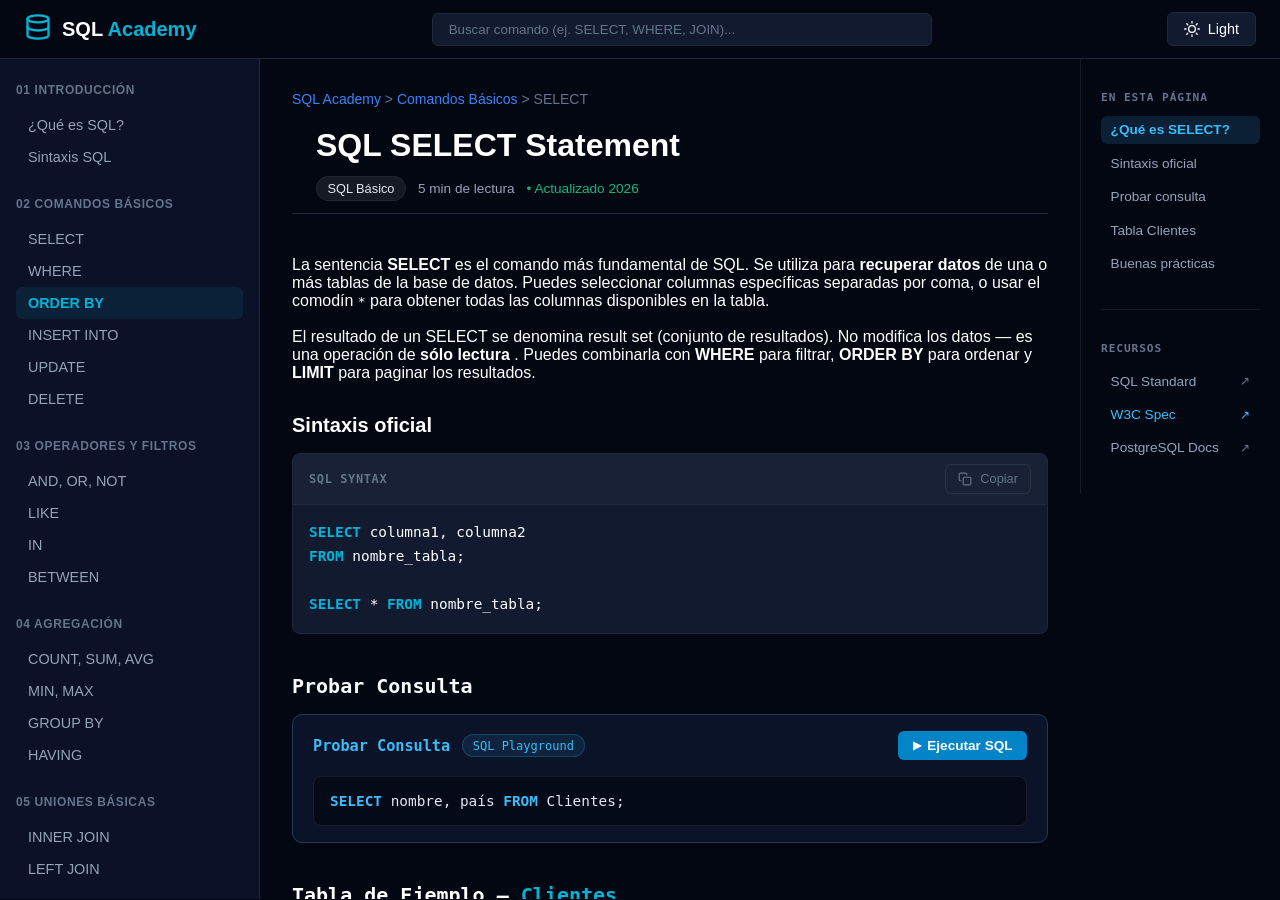
<file: orderby.html>
<!DOCTYPE html>
<html lang="es">
<head>
    <meta charset="UTF-8">
    <meta name="viewport" content="width=device-width, initial-scale=1.0">
    <meta name="description" content="Aprende las bases de SQL desde cero. Tu guía rápida con los conceptos, tablas y comandos esenciales de nivel básico.">
    <link rel="icon" type="image/svg+xml" href="static/img/gemini-svg.svg">
    <title>SQL Academy</title>
    <link rel="stylesheet" href="static/styles/styles.css">
</head>
<body>
    <header>
        <div class="logo">
            <a href="index.html">
                <svg xmlns="http://www.w3.org/2000/svg" width="24" height="24" viewBox="0 0 24 24" fill="none" stroke="currentColor" stroke-width="2" stroke-linecap="round" stroke-linejoin="round" class="logo-icon">
                    <ellipse cx="12" cy="5" rx="9" ry="3"></ellipse>
                    <path d="M21 12c0 1.66-4 3-9 3s-9-1.34-9-3"></path>
                    <path d="M3 5v14c0 1.66 4 3 9 3s9-1.34 9-3V5"></path>
                </svg>
            </a>
            <h1>SQL <span>Academy</span></h1>
        </div>
        <div class="search-bar">
            <input type="search" id="search-input" placeholder="Buscar comando (ej. SELECT, WHERE, JOIN)...">
        </div>
        <div class="page-color">
            <button class="theme-toggle" id="themeToggle">
                <!-- Icono de sol (Light) -->
                <svg xmlns="http://www.w3.org/2000/svg" width="16" height="16" viewBox="0 0 24 24" fill="none" stroke="currentColor" stroke-width="2" stroke-linecap="round" stroke-linejoin="round">
                    <circle cx="12" cy="12" r="5"></circle>
                    <line x1="12" y1="1" x2="12" y2="3"></line>
                    <line x1="12" y1="21" x2="12" y2="23"></line>
                    <line x1="4.22" y1="4.22" x2="5.64" y2="5.64"></line>
                    <line x1="18.36" y1="18.36" x2="19.78" y2="19.78"></line>
                    <line x1="1" y1="12" x2="3" y2="12"></line>
                    <line x1="21" y1="12" x2="23" y2="12"></line>
                    <line x1="4.22" y1="19.78" x2="5.64" y2="18.36"></line>
                    <line x1="18.36" y1="5.64" x2="19.78" y2="4.22"></line>
                </svg>
                <span>Light</span>
            </button>
        </div>
    </header>

    <!-- INICIO DEL CONTENEDOR FLEX -->
    <div class="layout-container">

        <aside class="sidebar-left">
            <nav class="sidebar-nav">
                
                <!-- Grupo 1 -->
                <div class="nav-group">
                    <span class="group-title">01 INTRODUCCIÓN</span>
                    <ul>
                        <li><a href="index.html">¿Qué es SQL?</a></li>
                        <li ><a href="sintaxis.html">Sintaxis SQL</a></li>
                    </ul>
                </div>

                <!-- Grupo 2 -->
                <div class="nav-group">
                    <span class="group-title">02 COMANDOS BÁSICOS</span>
                    <ul>
                        <li><a href="select.html">SELECT</a></li>
                        <li><a href="where.html">WHERE</a></li>
                        <li class="active"><a href="orderby.html">ORDER BY</a></li>
                        <li><a href="insertinto.html">INSERT INTO</a></li>
                        <li><a href="update.html">UPDATE</a></li>
                        <li><a href="delete.html">DELETE</a></li>
                    </ul>
                </div>

                <!-- Grupo 3 -->
                <div class="nav-group">
                    <span class="group-title">03 OPERADORES Y FILTROS</span>
                    <ul>
                        <li><a href="and.html">AND, OR, NOT</a></li>
                        <li><a href="like.html">LIKE</a></li>
                        <li><a href="in.html">IN</a></li>
                        <li><a href="between.html">BETWEEN</a></li>
                    </ul>
                </div>

                <!--Grupo 4 -->
                <div class="nav-group">
                    <span class="group-title">04 AGREGACIÓN</span>
                    <ul>
                        <li><a href="count.html">COUNT, SUM, AVG</a></li>
                        <li><a href="min.html">MIN, MAX</a></li>
                        <li><a href="groupby.html">GROUP BY</a></li>
                        <li><a href="having.html">HAVING</a></li>
                    </ul>
                </div>

                <!--Grupo 5 -->
                <div class="nav-group">
                    <span class="group-title">05 UNIONES BÁSICAS</span>
                    <ul>
                        <li><a href="innerjoin.html">INNER JOIN</a></li>
                        <li><a href="leftjoin.html">LEFT JOIN</a></li>
                    </ul>
                </div>

            </nav>
        </aside>

        <main class="main-content">
            <!-- 1. Breadcrumbs -->
            <nav class="breadcrumbs">
                <a href="#">SQL Academy</a> &gt; 
                <a href="#">Comandos Básicos</a> &gt; 
                <span>SELECT</span>
            </nav>

            <!-- 2. Encabezado del artículo -->
            <header class="article-header">
                <h1 class="que-es-select">SQL SELECT Statement</h1>
                <div class="article-meta">
                    <span class="tag">SQL Básico</span>
                    <span class="read-time">5 min de lectura</span>
                    <span class="updated-date">• Actualizado 2026</span>
                </div>
            </header>

            <!-- 3. Contenido explicativo -->
            <section class="article-section">
                <br>
                <p>
                    La sentencia <strong>SELECT</strong> es el comando más fundamental de SQL. Se utiliza para 
                    <strong> recuperar datos</strong> de una o más tablas de la base de datos. Puedes seleccionar 
                    columnas específicas separadas por coma, o usar el comodín <code>*</code>  para obtener 
                    todas las columnas disponibles en la tabla.
                </p>

                <br>
                <p>
                    El resultado de un SELECT se denomina result set (conjunto de resultados). 
                    No modifica los datos — es una operación de <strong> sólo lectura</strong> . Puedes combinarla 
                    con <strong>WHERE</strong> para filtrar, <strong>ORDER BY</strong> para ordenar y <strong> LIMIT</strong> para paginar los resultados.
                </p>
            </section>

            <!-- Sección: Sintaxis Oficial -->
            <section class="code-section">
                <h2 id="sintaxis-oficial">Sintaxis oficial</h2>
                
                <div class="code-box">
                    <!-- Barra superior del bloque de código -->
                    <div class="code-header">
                        <span class="code-lang">SQL SYNTAX</span>
                        <button class="btn-copy">
                            <svg xmlns="http://www.w3.org/2000/svg" width="14" height="14" viewBox="0 0 24 24" fill="none" stroke="currentColor" stroke-width="2" stroke-linecap="round" stroke-linejoin="round">
                                <rect x="9" y="9" width="13" height="13" rx="2" ry="2"></rect>
                                <path d="M5 15H4a2 2 0 0 1-2-2V4a2 2 0 0 1 2-2h9a2 2 0 0 1 2 2v1"></path>
                            </svg>
                            Copiar
                        </button>
                    </div>

                    <!-- Cuerpo del código -->
                    <div class="code-body">
                        <pre><code><span class="keyword">SELECT</span> columna1, columna2
<span class="keyword">FROM</span> nombre_tabla;
<span class="keyword"></span>
<span class="keyword">SELECT</span> * <span class="keyword">FROM </span>nombre_tabla;</pre>
                    </div>
                </div>
            </section>
                        <!-- Sección Probar Consulta -->
            <section id="probar-consulta" class="interactive-section">
                <h3 class="section-title">Probar Consulta</h3>

                <div class="playground-card">
                    <!-- Cabecera -->
                    <div class="playground-header">
                        <div class="playground-title-group">
                        <span class="playground-title">Probar Consulta</span>
                        <span class="badge">SQL Playground</span>
                        </div>
                        <button class="btn-execute" id="btn-execute">
                        <span class="play-icon">▶</span> Ejecutar SQL
                        </button>
                    </div>

                    <!-- Editor -->
                    <div class="playground-editor">
                        <code>
                        <span class="sql-keyword">SELECT</span> nombre, país 
                        <span class="sql-keyword">FROM</span> Clientes; 
                        </code>
                    </div>
                    <!-- Resultado (Oculto por defecto con la clase 'hidden') -->
                    <div id="playground-result" class="playground-result hidden">
                        <div class="result-status">
                        <span class="check-icon">✓</span> Resultado (3 filas)
                        </div>
                        
                        <div class="result-table-container">
                        <table class="result-table">
                            <thead>
                            <tr>
                                <th>NOMBRE</th>
                                <th>PAÍS</th>
                            </tr>
                            </thead>
                            <tbody>
                            
                            <tr>
                                <td>Marie Dupont</td>
                                <td>Francia</td>
                            </tr>
                            <tr>
                                <td>Carlos Ruiz</td>
                                <td>México</td>
                            </tr>
                            <tr>
                                <td>Ana García</td>
                                <td>España</td>
                            </tr>
                            </tbody>
                        </table>
                        </div>
                    </div>
                </div>
            </section>

            <!-- Sección: Tabla de Ejemplo -->
            <section id="tabla-clientes" class="table-section">
                <h2>Tabla de Ejemplo — <span>Clientes</span></h2>
                <p class="section-desc">Datos de referencia utilizados en los ejemplos de esta sección.</p>

                <div class="table-container">
                    <table>
                        <thead>
                            <tr>
                                <th>ID</th>
                                <th>NOMBRE</th>
                                <th>PAÍS</th>
                                <th>CIUDAD</th>
                            </tr>
                        </thead>
                        <tbody>
                            <tr>
                                <td class="id-col">1</td>
                                <td>Ana García</td>
                                <td>España</td>
                                <td>Madrid</td>
                            </tr>
                            <tr>
                                <td class="id-col">2</td>
                                <td>John Smith</td>
                                <td>USA</td>
                                <td>New York</td>
                            </tr>
                            <tr>
                                <td class="id-col">3</td>
                                <td>Yuki Tanaka</td>
                                <td>Japón</td>
                                <td>Tokio</td>
                            </tr>
                            <tr>
                                <td class="id-col">4</td>
                                <td>Marie Dupont</td>
                                <td>Francia</td>
                                <td>París</td>
                            </tr>
                            <tr>
                                <td class="id-col">5</td>
                                <td>Carlos Ruiz</td>
                                <td>México</td>
                                <td>CDMX</td>
                            </tr>
                        </tbody>
                    </table>
                </div>
            </section>

            <!-- Caja destacados: Buenas Prácticas -->
            <div id="buenas-practicas" class="callout-box">
                <div class="callout-icon">
                    <!-- Icono de bombilla -->
                    <svg xmlns="http://www.w3.org/2000/svg" width="20" height="20" viewBox="0 0 24 24" fill="none" stroke="currentColor" stroke-width="2" stroke-linecap="round" stroke-linejoin="round">
                        <path d="M15 14c.2-1 .7-1.7 1.5-2.5 1-.9 1.5-2.2 1.5-3.5A6 6 0 0 0 6 8c0 1 .2 2.2 1.5 3.5.7.7 1.3 1.5 1.5 2.5"></path>
                        <path d="M9 18h6"></path>
                        <path d="M10 22h4"></path>
                    </svg>
                </div>
                <div class="callout-content">
                    <h4 >BUENAS PRÁCTICAS</h4>
                    <p>
                        Evita usar SELECT * en producción — especifica siempre las columnas necesarias. Seleccionar columnas explícitas mejora el rendimiento y hace tu código más resiliente ante cambios de esquema.
                    </p>
                </div>
            </div>

            <!-- Separador inferior -->
            <hr class="section-divider">

            <!-- Navegación inferior (Botón Siguiente) -->
            <div class="page-navigation">
                <!-- Botón Anterior (Lleva a index.html) -->
                <a href="sintaxis.html" class="nav-page-btn prev">
                    <svg xmlns="http://www.w3.org/2000/svg" width="16" height="16" viewBox="0 0 24 24" fill="none" stroke="currentColor" stroke-width="2" stroke-linecap="round" stroke-linejoin="round">
                    <polyline points="15 18 9 12 15 6"></polyline>
                    </svg>
                    <div class="btn-text">
                    <span class="btn-label">ANTERIOR</span>
                    <span class="btn-title">Sintaxis SQL</span>
                    </div>
                </a>

                <!-- Botón Siguiente (Lleva a select.html) -->
                <a href="where.html" class="nav-page-btn next">
                    <div class="btn-text">
                    <span class="btn-label">SIGUIENTE</span>
                    <span class="btn-title">WHERE</span>
                    </div>
                    <svg xmlns="http://www.w3.org/2000/svg" width="16" height="16" viewBox="0 0 24 24" fill="none" stroke="currentColor" stroke-width="2" stroke-linecap="round" stroke-linejoin="round">
                    <polyline points="9 18 15 12 9 6"></polyline>
                    </svg>
                </a>
            </div>
        </main>

        <aside class="sidebar-right">
            <div class="toc-section">
                <h4 class="toc-title">EN ESTA PÁGINA</h4>
                <nav class="toc-nav">
                <a href="#que-es-select" class="toc-link active">¿Qué es SELECT?</a>
                <a href="#sintaxis-oficial" class="toc-link">Sintaxis oficial</a>
                <a href="#probar-consulta" class="toc-link">Probar consulta</a>
                <a href="#tabla-clientes" class="toc-link">Tabla Clientes</a>
                <a href="#buenas-practicas" class="toc-link">Buenas prácticas</a>
                </nav>
            </div>

            <hr class="toc-divider">

            <!-- Sección: Recursos -->
            <div class="toc-section">
            <h4 class="toc-title">RECURSOS</h4>
            <nav class="toc-nav">
                <!-- Estándar SQL (ISO) -->
                <a 
                href="https://www.iso.org/standard/63555.html" 
                target="_blank" 
                rel="noopener noreferrer" 
                class="toc-link external">
                SQL Standard <span class="arrow">↗</span>
                </a>

                <!-- Especificación W3C (Web SQL) -->
                <a 
                href="https://www.w3.org/TR/webdatabase/" 
                target="_blank" 
                rel="noopener noreferrer" 
                class="toc-link external active-resource">
                W3C Spec <span class="arrow">↗</span>
                </a>

                <!-- Documentación Oficial PostgreSQL -->
                <a 
                href="https://www.postgresql.org/docs/current/" 
                target="_blank" 
                rel="noopener noreferrer" 
                class="toc-link external">
                PostgreSQL Docs <span class="arrow">↗</span>
                </a>
            </nav>
            </div>
        </aside>

    </div> <!-- FIN DEL CONTENEDOR FLEX -->
    <script src="static/js/search.js"></script>

</body>
</html>
</file>
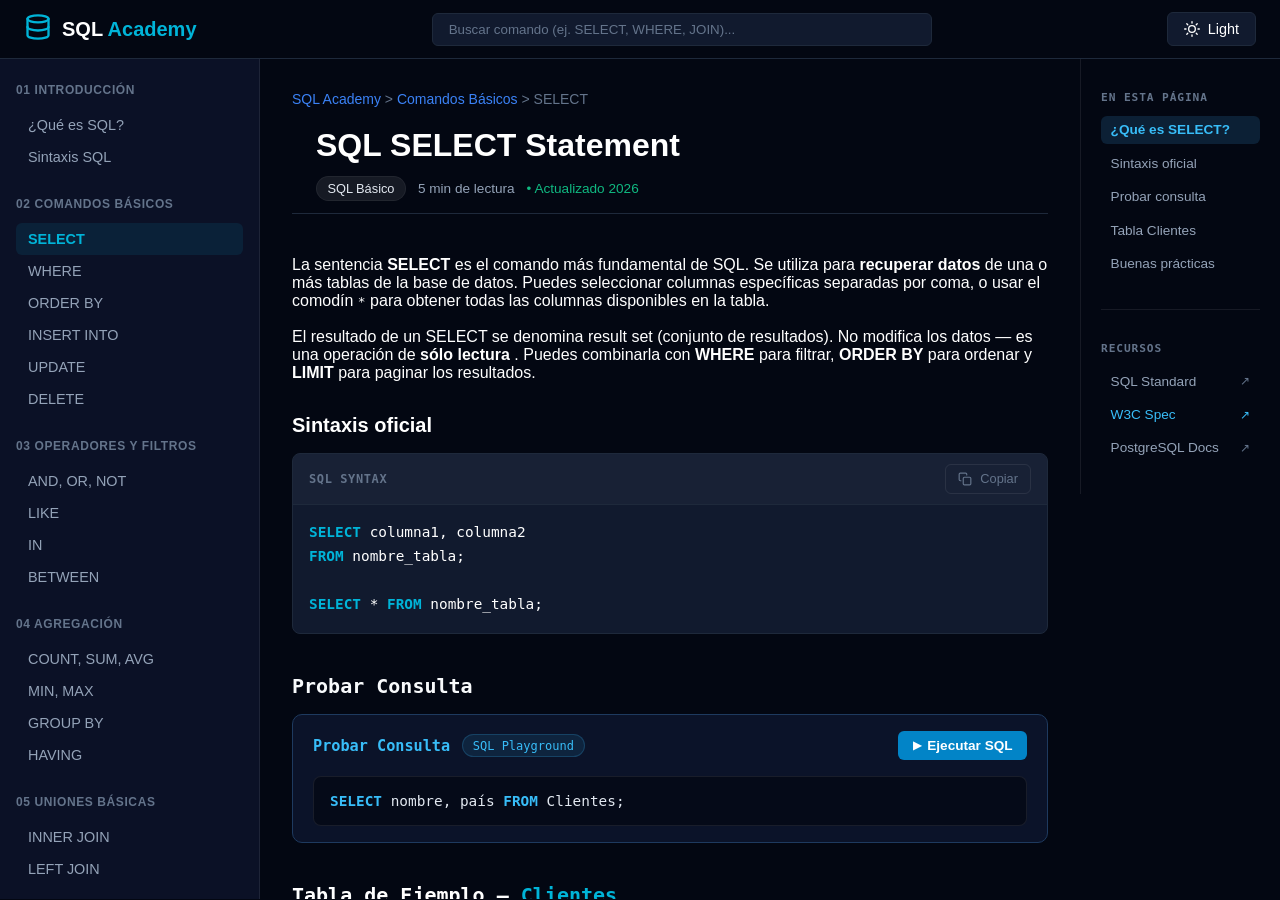
<file: select.html>
<!DOCTYPE html>
<html lang="es">
<head>
    <meta charset="UTF-8">
    <meta name="viewport" content="width=device-width, initial-scale=1.0">
    <meta name="description" content="Aprende las bases de SQL desde cero. Tu guía rápida con los conceptos, tablas y comandos esenciales de nivel básico.">
    <link rel="icon" type="image/svg+xml" href="static/img/gemini-svg.svg">
    <title>SQL Academy</title>
    <link rel="stylesheet" href="static/styles/styles.css">
</head>
<body>
    <header>
        <div class="logo">
            <a href="index.html">
                <svg xmlns="http://www.w3.org/2000/svg" width="24" height="24" viewBox="0 0 24 24" fill="none" stroke="currentColor" stroke-width="2" stroke-linecap="round" stroke-linejoin="round" class="logo-icon">
                    <ellipse cx="12" cy="5" rx="9" ry="3"></ellipse>
                    <path d="M21 12c0 1.66-4 3-9 3s-9-1.34-9-3"></path>
                    <path d="M3 5v14c0 1.66 4 3 9 3s9-1.34 9-3V5"></path>
                </svg>
            </a>
            <h1>SQL <span>Academy</span></h1>
        </div>
        <div class="search-bar">
            <input type="search" id="search-input" placeholder="Buscar comando (ej. SELECT, WHERE, JOIN)...">
        </div>
        <div class="page-color">
            <button class="theme-toggle" id="themeToggle">
                <!-- Icono de sol (Light) -->
                <svg xmlns="http://www.w3.org/2000/svg" width="16" height="16" viewBox="0 0 24 24" fill="none" stroke="currentColor" stroke-width="2" stroke-linecap="round" stroke-linejoin="round">
                    <circle cx="12" cy="12" r="5"></circle>
                    <line x1="12" y1="1" x2="12" y2="3"></line>
                    <line x1="12" y1="21" x2="12" y2="23"></line>
                    <line x1="4.22" y1="4.22" x2="5.64" y2="5.64"></line>
                    <line x1="18.36" y1="18.36" x2="19.78" y2="19.78"></line>
                    <line x1="1" y1="12" x2="3" y2="12"></line>
                    <line x1="21" y1="12" x2="23" y2="12"></line>
                    <line x1="4.22" y1="19.78" x2="5.64" y2="18.36"></line>
                    <line x1="18.36" y1="5.64" x2="19.78" y2="4.22"></line>
                </svg>
                <span>Light</span>
            </button>
        </div>
    </header>

    <!-- INICIO DEL CONTENEDOR FLEX -->
    <div class="layout-container">

        <aside class="sidebar-left">
            <nav class="sidebar-nav">
                
                <!-- Grupo 1 -->
                <div class="nav-group">
                    <span class="group-title">01 INTRODUCCIÓN</span>
                    <ul>
                        <li><a href="index.html">¿Qué es SQL?</a></li>
                        <li ><a href="sintaxis.html">Sintaxis SQL</a></li>
                    </ul>
                </div>

                <!-- Grupo 2 -->
                <div class="nav-group">
                    <span class="group-title">02 COMANDOS BÁSICOS</span>
                    <ul>
                        <li class="active"><a href="select.html">SELECT</a></li>
                        <li><a href="where.html">WHERE</a></li>
                        <li><a href="orderby.html">ORDER BY</a></li>
                        <li><a href="insertinto.html">INSERT INTO</a></li>
                        <li><a href="update.html">UPDATE</a></li>
                        <li><a href="delete.html">DELETE</a></li>
                    </ul>
                </div>

                <!-- Grupo 3 -->
                <div class="nav-group">
                    <span class="group-title">03 OPERADORES Y FILTROS</span>
                    <ul>
                        <li><a href="and.html">AND, OR, NOT</a></li>
                        <li><a href="like.html">LIKE</a></li>
                        <li><a href="in.html">IN</a></li>
                        <li><a href="between.html">BETWEEN</a></li>
                    </ul>
                </div>

                <!--Grupo 4 -->
                <div class="nav-group">
                    <span class="group-title">04 AGREGACIÓN</span>
                    <ul>
                        <li><a href="count.html">COUNT, SUM, AVG</a></li>
                        <li><a href="min.html">MIN, MAX</a></li>
                        <li><a href="groupby.html">GROUP BY</a></li>
                        <li><a href="having.html">HAVING</a></li>
                    </ul>
                </div>

                <!--Grupo 5 -->
                <div class="nav-group">
                    <span class="group-title">05 UNIONES BÁSICAS</span>
                    <ul>
                        <li><a href="innerjoin.html">INNER JOIN</a></li>
                        <li><a href="leftjoin.html">LEFT JOIN</a></li>
                    </ul>
                </div>

            </nav>
        </aside>

        <main class="main-content">
            <!-- 1. Breadcrumbs -->
            <nav class="breadcrumbs">
                <a href="index.html">SQL Academy</a> &gt; 
                <a href="select.html">Comandos Básicos</a> &gt; 
                <span>SELECT</span>
            </nav>

            <!-- 2. Encabezado del artículo -->
            <header class="article-header">
                <h1 class="que-es-select">SQL SELECT Statement</h1>
                <div class="article-meta">
                    <span class="tag">SQL Básico</span>
                    <span class="read-time">5 min de lectura</span>
                    <span class="updated-date">• Actualizado 2026</span>
                </div>
            </header>

            <!-- 3. Contenido explicativo -->
            <section class="article-section">
                <br>
                <p>
                    La sentencia <strong>SELECT</strong> es el comando más fundamental de SQL. Se utiliza para 
                    <strong> recuperar datos</strong> de una o más tablas de la base de datos. Puedes seleccionar 
                    columnas específicas separadas por coma, o usar el comodín <code>*</code>  para obtener 
                    todas las columnas disponibles en la tabla.
                </p>

                <br>
                <p>
                    El resultado de un SELECT se denomina result set (conjunto de resultados). 
                    No modifica los datos — es una operación de <strong> sólo lectura</strong> . Puedes combinarla 
                    con <strong>WHERE</strong> para filtrar, <strong>ORDER BY</strong> para ordenar y <strong> LIMIT</strong> para paginar los resultados.
                </p>
            </section>

            <!-- Sección: Sintaxis Oficial -->
            <section class="code-section">
                <h2 id="sintaxis-oficial">Sintaxis oficial</h2>
                
                <div class="code-box">
                    <!-- Barra superior del bloque de código -->
                    <div class="code-header">
                        <span class="code-lang">SQL SYNTAX</span>
                        <button class="btn-copy">
                            <svg xmlns="http://www.w3.org/2000/svg" width="14" height="14" viewBox="0 0 24 24" fill="none" stroke="currentColor" stroke-width="2" stroke-linecap="round" stroke-linejoin="round">
                                <rect x="9" y="9" width="13" height="13" rx="2" ry="2"></rect>
                                <path d="M5 15H4a2 2 0 0 1-2-2V4a2 2 0 0 1 2-2h9a2 2 0 0 1 2 2v1"></path>
                            </svg>
                            Copiar
                        </button>
                    </div>

                    <!-- Cuerpo del código -->
                    <div class="code-body">
                        <pre><code><span class="keyword">SELECT</span> columna1, columna2
<span class="keyword">FROM</span> nombre_tabla;
<span class="keyword"></span>
<span class="keyword">SELECT</span> * <span class="keyword">FROM </span>nombre_tabla;</pre>
                    </div>
                </div>
            </section>
                        <!-- Sección Probar Consulta -->
            <section id="probar-consulta" class="interactive-section">
                <h3 class="section-title">Probar Consulta</h3>

                <div class="playground-card">
                    <!-- Cabecera -->
                    <div class="playground-header">
                        <div class="playground-title-group">
                        <span class="playground-title">Probar Consulta</span>
                        <span class="badge">SQL Playground</span>
                        </div>
                        <button class="btn-execute" id="btn-execute">
                        <span class="play-icon">▶</span> Ejecutar SQL
                        </button>
                    </div>

                    <!-- Editor -->
                    <div class="playground-editor">
                        <code>
                        <span class="sql-keyword">SELECT</span> nombre, país 
                        <span class="sql-keyword">FROM</span> Clientes; 
                        </code>
                    </div>
                    <!-- Resultado (Oculto por defecto con la clase 'hidden') -->
                    <div id="playground-result" class="playground-result hidden">
                        <div class="result-status">
                        <span class="check-icon">✓</span> Resultado (3 filas)
                        </div>
                        
                        <div class="result-table-container">
                        <table class="result-table">
                            <thead>
                            <tr>
                                <th>NOMBRE</th>
                                <th>PAÍS</th>
                            </tr>
                            </thead>
                            <tbody>
                            
                            <tr>
                                <td>Marie Dupont</td>
                                <td>Francia</td>
                            </tr>
                            <tr>
                                <td>Carlos Ruiz</td>
                                <td>México</td>
                            </tr>
                            <tr>
                                <td>Ana García</td>
                                <td>España</td>
                            </tr>
                            </tbody>
                        </table>
                        </div>
                    </div>
                </div>
            </section>

            <!-- Sección: Tabla de Ejemplo -->
            <section id="tabla-clientes" class="table-section">
                <h2>Tabla de Ejemplo — <span>Clientes</span></h2>
                <p class="section-desc">Datos de referencia utilizados en los ejemplos de esta sección.</p>

                <div class="table-container">
                    <table>
                        <thead>
                            <tr>
                                <th>ID</th>
                                <th>NOMBRE</th>
                                <th>PAÍS</th>
                                <th>CIUDAD</th>
                            </tr>
                        </thead>
                        <tbody>
                            <tr>
                                <td class="id-col">1</td>
                                <td>Ana García</td>
                                <td>España</td>
                                <td>Madrid</td>
                            </tr>
                            <tr>
                                <td class="id-col">2</td>
                                <td>John Smith</td>
                                <td>USA</td>
                                <td>New York</td>
                            </tr>
                            <tr>
                                <td class="id-col">3</td>
                                <td>Yuki Tanaka</td>
                                <td>Japón</td>
                                <td>Tokio</td>
                            </tr>
                            <tr>
                                <td class="id-col">4</td>
                                <td>Marie Dupont</td>
                                <td>Francia</td>
                                <td>París</td>
                            </tr>
                            <tr>
                                <td class="id-col">5</td>
                                <td>Carlos Ruiz</td>
                                <td>México</td>
                                <td>CDMX</td>
                            </tr>
                        </tbody>
                    </table>
                </div>
            </section>

            <!-- Caja destacados: Buenas Prácticas -->
            <div id="buenas-practicas" class="callout-box">
                <div class="callout-icon">
                    <!-- Icono de bombilla -->
                    <svg xmlns="http://www.w3.org/2000/svg" width="20" height="20" viewBox="0 0 24 24" fill="none" stroke="currentColor" stroke-width="2" stroke-linecap="round" stroke-linejoin="round">
                        <path d="M15 14c.2-1 .7-1.7 1.5-2.5 1-.9 1.5-2.2 1.5-3.5A6 6 0 0 0 6 8c0 1 .2 2.2 1.5 3.5.7.7 1.3 1.5 1.5 2.5"></path>
                        <path d="M9 18h6"></path>
                        <path d="M10 22h4"></path>
                    </svg>
                </div>
                <div class="callout-content">
                    <h4 >BUENAS PRÁCTICAS</h4>
                    <p>
                        Evita usar SELECT * en producción — especifica siempre las columnas necesarias. Seleccionar columnas explícitas mejora el rendimiento y hace tu código más resiliente ante cambios de esquema.
                    </p>
                </div>
            </div>

            <!-- Separador inferior -->
            <hr class="section-divider">

            <!-- Navegación inferior (Botón Siguiente) -->
            <div class="page-navigation">
                <!-- Botón Anterior (Lleva a index.html) -->
                <a href="sintaxis.html" class="nav-page-btn prev">
                    <svg xmlns="http://www.w3.org/2000/svg" width="16" height="16" viewBox="0 0 24 24" fill="none" stroke="currentColor" stroke-width="2" stroke-linecap="round" stroke-linejoin="round">
                    <polyline points="15 18 9 12 15 6"></polyline>
                    </svg>
                    <div class="btn-text">
                    <span class="btn-label">ANTERIOR</span>
                    <span class="btn-title">Sintaxis SQL</span>
                    </div>
                </a>

                <!-- Botón Siguiente (Lleva a select.html) -->
                <a href="where.html" class="nav-page-btn next">
                    <div class="btn-text">
                    <span class="btn-label">SIGUIENTE</span>
                    <span class="btn-title">WHERE</span>
                    </div>
                    <svg xmlns="http://www.w3.org/2000/svg" width="16" height="16" viewBox="0 0 24 24" fill="none" stroke="currentColor" stroke-width="2" stroke-linecap="round" stroke-linejoin="round">
                    <polyline points="9 18 15 12 9 6"></polyline>
                    </svg>
                </a>
            </div>
        </main>

        <aside class="sidebar-right">
            <div class="toc-section">
                <h4 class="toc-title">EN ESTA PÁGINA</h4>
                <nav class="toc-nav">
                    <a href="#que-es-select" class="toc-link active">¿Qué es SELECT?</a>
                    <a href="#sintaxis-oficial" class="toc-link">Sintaxis oficial</a>
                    <a href="#probar-consulta" class="toc-link">Probar consulta</a>
                    <a href="#tabla-clientes" class="toc-link">Tabla Clientes</a>
                    <a href="#buenas-practicas" class="toc-link">Buenas prácticas</a>
                </nav>
            </div>

            <hr class="toc-divider">

            <!-- Sección: Recursos -->
            <div class="toc-section">
            <h4 class="toc-title">RECURSOS</h4>
            <nav class="toc-nav">
                    <!-- Estándar SQL (ISO) -->
                    <a 
                    href="https://www.iso.org/standard/63555.html" 
                    target="_blank" 
                    rel="noopener noreferrer" 
                    class="toc-link external">
                    SQL Standard <span class="arrow">↗</span>
                    </a>

                    <!-- Especificación W3C (Web SQL) -->
                    <a 
                    href="https://www.w3.org/TR/webdatabase/" 
                    target="_blank" 
                    rel="noopener noreferrer" 
                    class="toc-link external active-resource">
                    W3C Spec <span class="arrow">↗</span>
                    </a>

                    <!-- Documentación Oficial PostgreSQL -->
                    <a 
                    href="https://www.postgresql.org/docs/current/" 
                    target="_blank" 
                    rel="noopener noreferrer" 
                    class="toc-link external">
                    PostgreSQL Docs <span class="arrow">↗</span>
                    </a>
            </nav>
            </div>
        </aside>

    </div> <!-- FIN DEL CONTENEDOR FLEX -->
    <script src="static/js/search.js"></script>

</body>
</html>
</file>
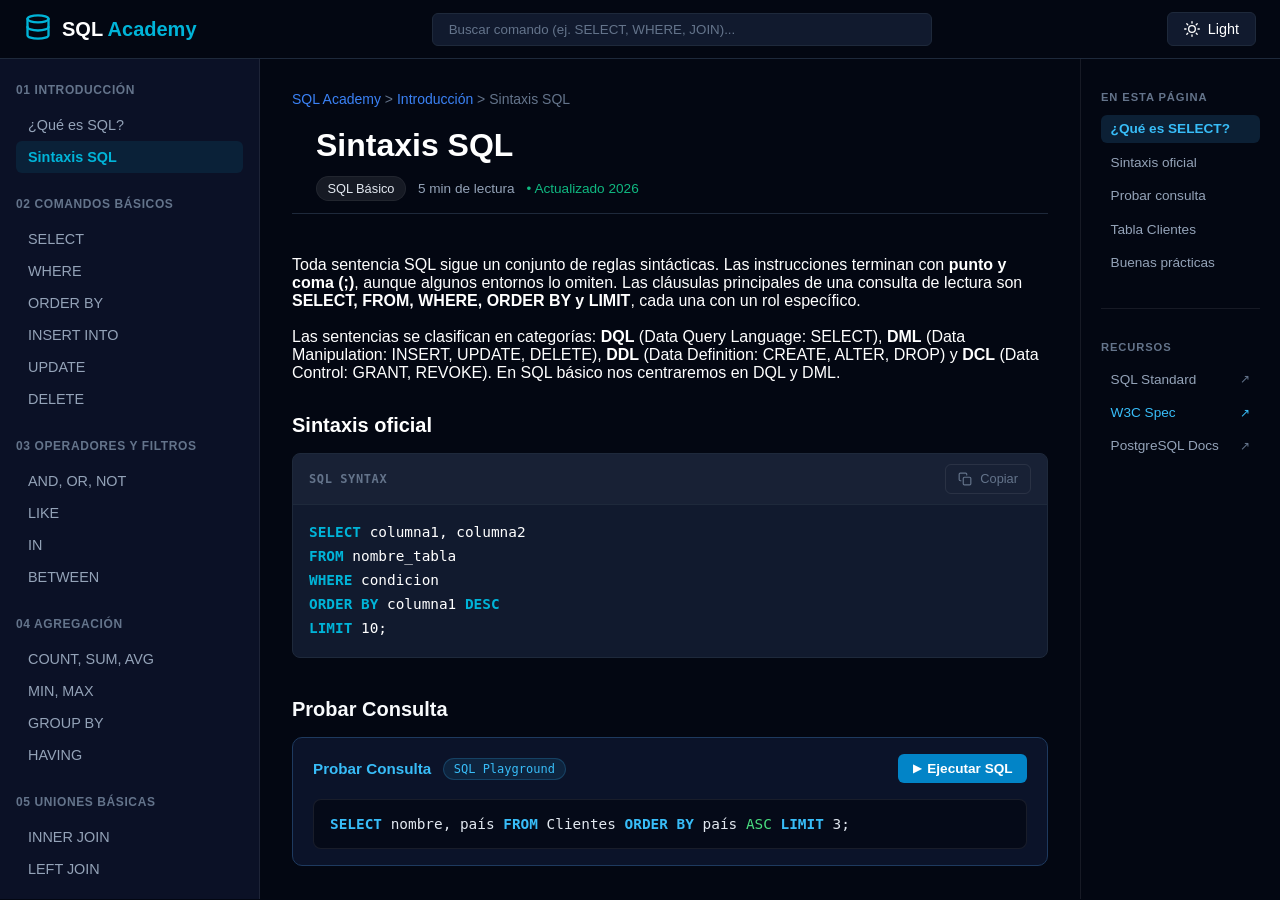
<file: sintaxis.html>
<!DOCTYPE html>
<html lang="es">
<head>
    <meta charset="UTF-8">
    <meta name="viewport" content="width=device-width, initial-scale=1.0">
    <meta name="description" content="Aprende las bases de SQL desde cero. Tu guía rápida con los conceptos, tablas y comandos esenciales de nivel básico.">
    <link rel="icon" type="image/svg+xml" href="static/img/gemini-svg.svg">
    <title>SQL Academy</title>
    <link rel="stylesheet" href="static/styles/styles.css">
</head>
<body>
    <header>
        <div class="logo">
            <a href="index.html">
                <svg xmlns="http://www.w3.org/2000/svg" width="24" height="24" viewBox="0 0 24 24" fill="none" stroke="currentColor" stroke-width="2" stroke-linecap="round" stroke-linejoin="round" class="logo-icon">
                    <ellipse cx="12" cy="5" rx="9" ry="3"></ellipse>
                    <path d="M21 12c0 1.66-4 3-9 3s-9-1.34-9-3"></path>
                    <path d="M3 5v14c0 1.66 4 3 9 3s9-1.34 9-3V5"></path>
                </svg>
            </a>
            <h1>SQL <span>Academy</span></h1>
        </div>
        <div class="search-bar">
            <input type="search" id="search-input" placeholder="Buscar comando (ej. SELECT, WHERE, JOIN)...">
        </div>
        <div class="page-color">
            <button class="theme-toggle" id="themeToggle">
                <!-- Icono de sol (Light) -->
                <svg xmlns="http://www.w3.org/2000/svg" width="16" height="16" viewBox="0 0 24 24" fill="none" stroke="currentColor" stroke-width="2" stroke-linecap="round" stroke-linejoin="round">
                    <circle cx="12" cy="12" r="5"></circle>
                    <line x1="12" y1="1" x2="12" y2="3"></line>
                    <line x1="12" y1="21" x2="12" y2="23"></line>
                    <line x1="4.22" y1="4.22" x2="5.64" y2="5.64"></line>
                    <line x1="18.36" y1="18.36" x2="19.78" y2="19.78"></line>
                    <line x1="1" y1="12" x2="3" y2="12"></line>
                    <line x1="21" y1="12" x2="23" y2="12"></line>
                    <line x1="4.22" y1="19.78" x2="5.64" y2="18.36"></line>
                    <line x1="18.36" y1="5.64" x2="19.78" y2="4.22"></line>
                </svg>
                <span>Light</span>
            </button>
        </div>
    </header>

    <!-- INICIO DEL CONTENEDOR FLEX -->
    <div class="layout-container">

        <aside class="sidebar-left">
            <nav class="sidebar-nav">
                
                <!-- Grupo 1 -->
                <div class="nav-group">
                    <span class="group-title">01 INTRODUCCIÓN</span>
                    <ul>
                        <li><a href="index.html">¿Qué es SQL?</a></li>
                        <li class="active"><a href="sintaxis.html">Sintaxis SQL</a></li>
                    </ul>
                </div>

                <!-- Grupo 2 -->
                <div class="nav-group">
                    <span class="group-title">02 COMANDOS BÁSICOS</span>
                    <ul>
                        <li><a href="select.html">SELECT</a></li>
                        <li><a href="where.html">WHERE</a></li>
                        <li><a href="orderby.html">ORDER BY</a></li>
                        <li><a href="insertinto.html">INSERT INTO</a></li>
                        <li><a href="update.html">UPDATE</a></li>
                        <li><a href="delete.html">DELETE</a></li>
                    </ul>
                </div>

                <!-- Grupo 3 -->
                <div class="nav-group">
                    <span class="group-title">03 OPERADORES Y FILTROS</span>
                    <ul>
                        <li><a href="and.html">AND, OR, NOT</a></li>
                        <li><a href="like.html">LIKE</a></li>
                        <li><a href="in.html">IN</a></li>
                        <li><a href="between.html">BETWEEN</a></li>
                    </ul>
                </div>

                <!--Grupo 4 -->
                <div class="nav-group">
                    <span class="group-title">04 AGREGACIÓN</span>
                    <ul>
                        <li><a href="count.html">COUNT, SUM, AVG</a></li>
                        <li><a href="min.html">MIN, MAX</a></li>
                        <li><a href="groupby.html">GROUP BY</a></li>
                        <li><a href="having.html">HAVING</a></li>
                    </ul>
                </div>

                <!--Grupo 5 -->
                <div class="nav-group">
                    <span class="group-title">05 UNIONES BÁSICAS</span>
                    <ul>
                        <li><a href="innerjoin.html">INNER JOIN</a></li>
                        <li><a href="leftjoin.html">LEFT JOIN</a></li>
                    </ul>
                </div>

            </nav>
        </aside>

        <main class="main-content">
            <!-- 1. Breadcrumbs -->
            <nav class="breadcrumbs">
                <a href="index.html">SQL Academy</a> &gt; 
                <a href="index.html">Introducción</a> &gt; 
                <span>Sintaxis SQL</span>
            </nav>

            <!-- 2. Encabezado del artículo -->
            <header class="article-header">
                <h1 class="que-es-select">Sintaxis SQL </h1>
                <div class="article-meta">
                    <span class="tag">SQL Básico</span>
                    <span class="read-time">5 min de lectura</span>
                    <span class="updated-date">• Actualizado 2026</span>
                </div>
            </header>

            <!-- 3. Contenido explicativo -->
            <section class="article-section">
                <br>
                <p>
                    Toda sentencia SQL sigue un conjunto de reglas sintácticas. 
                    Las instrucciones terminan con <strong>punto y coma (;)</strong>, aunque algunos entornos 
                    lo omiten. Las cláusulas principales de una consulta de lectura son <strong> SELECT, 
                    FROM, WHERE, ORDER BY y LIMIT</strong>, cada una con un rol específico.
                </p>

                <br>
                <p>
                    Las sentencias se clasifican en categorías: <strong>DQL</strong> (Data Query Language: SELECT), 
                    <strong>DML</strong> (Data Manipulation: INSERT, UPDATE, DELETE), <strong>DDL</strong> (Data Definition: CREATE, 
                    ALTER, DROP) y <strong>DCL</strong> (Data Control: GRANT, REVOKE). En SQL básico nos centraremos 
                    en DQL y DML.
                </p>
            </section>

            <!-- Sección: Sintaxis Oficial -->
            <section class="code-section">
                <h2 id="sintaxis-oficial">Sintaxis oficial</h2>
                
                <div class="code-box">
                    <!-- Barra superior del bloque de código -->
                    <div class="code-header">
                        <span class="code-lang">SQL SYNTAX</span>
                        <button class="btn-copy">
                            <svg xmlns="http://www.w3.org/2000/svg" width="14" height="14" viewBox="0 0 24 24" fill="none" stroke="currentColor" stroke-width="2" stroke-linecap="round" stroke-linejoin="round">
                                <rect x="9" y="9" width="13" height="13" rx="2" ry="2"></rect>
                                <path d="M5 15H4a2 2 0 0 1-2-2V4a2 2 0 0 1 2-2h9a2 2 0 0 1 2 2v1"></path>
                            </svg>
                            Copiar
                        </button>
                    </div>

                    <!-- Cuerpo del código -->
                    <div class="code-body">
                        <pre><code><span class="keyword">SELECT</span> columna1, columna2
<span class="keyword">FROM</span> nombre_tabla
<span class="keyword">WHERE</span> condicion
<span class="keyword">ORDER BY</span> columna1 <span class="keyword">DESC</span>
<span class="keyword">LIMIT</span> 10;</code></pre>

                    </div>
                </div>
            </section>
                        <!-- Sección Probar Consulta -->
            <section id="probar-consulta" class="interactive-section">
                <h3 class="section-title">Probar Consulta</h3>

                <div class="playground-card">
                    <!-- Cabecera -->
                    <div class="playground-header">
                        <div class="playground-title-group">
                        <span class="playground-title">Probar Consulta</span>
                        <span class="badge">SQL Playground</span>
                        </div>
                        <button class="btn-execute" id="btn-execute">
                        <span class="play-icon">▶</span> Ejecutar SQL
                        </button>
                    </div>

                    <!-- Editor -->
                    <div class="playground-editor">
                        <code>
                        <span class="sql-keyword">SELECT</span> nombre, país 
                        <span class="sql-keyword">FROM</span> Clientes 
                        <span class="sql-keyword">ORDER BY</span> país <span class="sql-string">ASC</span>
                        <span class="sql-keyword">LIMIT</span> 3; 
                        </code>
                    </div>
                    <!-- Resultado (Oculto por defecto con la clase 'hidden') -->
                    <div id="playground-result" class="playground-result hidden">
                        <div class="result-status">
                        <span class="check-icon">✓</span> Resultado (3 filas)
                        </div>
                        
                        <div class="result-table-container">
                        <table class="result-table">
                            <thead>
                            <tr>
                                <th>NOMBRE</th>
                                <th>PAÍS</th>
                            </tr>
                            </thead>
                            <tbody>
                            
                            <tr>
                                <td>Marie Dupont</td>
                                <td>Francia</td>
                            </tr>
                            <tr>
                                <td>Carlos Ruiz</td>
                                <td>México</td>
                            </tr>
                            <tr>
                                <td>Ana García</td>
                                <td>España</td>
                            </tr>
                            </tbody>
                        </table>
                        </div>
                    </div>
                </div>
            </section>

            <!-- Sección: Tabla de Ejemplo -->
            <section id="tabla-clientes" class="table-section">
                <h2>Tabla de Ejemplo — <span>Clientes</span></h2>
                <p class="section-desc">Datos de referencia utilizados en los ejemplos de esta sección.</p>

                <div class="table-container">
                    <table>
                        <thead>
                            <tr>
                                <th>ID</th>
                                <th>NOMBRE</th>
                                <th>PAÍS</th>
                                <th>CIUDAD</th>
                            </tr>
                        </thead>
                        <tbody>
                            <tr>
                                <td class="id-col">1</td>
                                <td>Ana García</td>
                                <td>España</td>
                                <td>Madrid</td>
                            </tr>
                            <tr>
                                <td class="id-col">2</td>
                                <td>John Smith</td>
                                <td>USA</td>
                                <td>New York</td>
                            </tr>
                            <tr>
                                <td class="id-col">3</td>
                                <td>Yuki Tanaka</td>
                                <td>Japón</td>
                                <td>Tokio</td>
                            </tr>
                            <tr>
                                <td class="id-col">4</td>
                                <td>Marie Dupont</td>
                                <td>Francia</td>
                                <td>París</td>
                            </tr>
                            <tr>
                                <td class="id-col">5</td>
                                <td>Carlos Ruiz</td>
                                <td>México</td>
                                <td>CDMX</td>
                            </tr>
                        </tbody>
                    </table>
                </div>
            </section>

            <!-- Caja destacados: Buenas Prácticas -->
            <div id="buenas-practicas" class="callout-box">
                <div class="callout-icon">
                    <!-- Icono de bombilla -->
                    <svg xmlns="http://www.w3.org/2000/svg" width="20" height="20" viewBox="0 0 24 24" fill="none" stroke="currentColor" stroke-width="2" stroke-linecap="round" stroke-linejoin="round">
                        <path d="M15 14c.2-1 .7-1.7 1.5-2.5 1-.9 1.5-2.2 1.5-3.5A6 6 0 0 0 6 8c0 1 .2 2.2 1.5 3.5.7.7 1.3 1.5 1.5 2.5"></path>
                        <path d="M9 18h6"></path>
                        <path d="M10 22h4"></path>
                    </svg>
                </div>
                <div class="callout-content">
                    <h4 >BUENAS PRÁCTICAS</h4>
                    <p>
                        El orden de las cláusulas es obligatorio: SELECT → FROM → WHERE → GROUP BY → HAVING → ORDER BY → LIMIT. Invertirlas genera un error de sintaxis.
                    </p>
                </div>
            </div>

            <!-- Separador inferior -->
            <hr class="section-divider">

            <!-- Navegación inferior (Botón Siguiente) -->
            <div class="page-navigation">
                <!-- Botón Anterior (Lleva a index.html) -->
                <a href="index.html" class="nav-page-btn prev">
                    <svg xmlns="http://www.w3.org/2000/svg" width="16" height="16" viewBox="0 0 24 24" fill="none" stroke="currentColor" stroke-width="2" stroke-linecap="round" stroke-linejoin="round">
                    <polyline points="15 18 9 12 15 6"></polyline>
                    </svg>
                    <div class="btn-text">
                    <span class="btn-label">ANTERIOR</span>
                    <span class="btn-title">¿Qué es SQL?</span>
                    </div>
                </a>

                <!-- Botón Siguiente (Lleva a select.html) -->
                <a href="select.html" class="nav-page-btn next">
                    <div class="btn-text">
                    <span class="btn-label">SIGUIENTE</span>
                    <span class="btn-title">SELECT</span>
                    </div>
                    <svg xmlns="http://www.w3.org/2000/svg" width="16" height="16" viewBox="0 0 24 24" fill="none" stroke="currentColor" stroke-width="2" stroke-linecap="round" stroke-linejoin="round">
                    <polyline points="9 18 15 12 9 6"></polyline>
                    </svg>
                </a>
            </div>
        </main>

        <aside class="sidebar-right">
            <div class="toc-section">
                <h4 class="toc-title">EN ESTA PÁGINA</h4>
                <nav class="toc-nav">
                <a href="#que-es-select" class="toc-link active">¿Qué es SELECT?</a>
                <a href="#sintaxis-oficial" class="toc-link">Sintaxis oficial</a>
                <a href="#probar-consulta" class="toc-link">Probar consulta</a>
                <a href="#tabla-clientes" class="toc-link">Tabla Clientes</a>
                <a href="#buenas-practicas" class="toc-link">Buenas prácticas</a>
                </nav>
            </div>

            <hr class="toc-divider">

            <!-- Sección: Recursos -->
            <div class="toc-section">
            <h4 class="toc-title">RECURSOS</h4>
            <nav class="toc-nav">
                <!-- Estándar SQL (ISO) -->
                <a 
                href="https://www.iso.org/standard/63555.html" 
                target="_blank" 
                rel="noopener noreferrer" 
                class="toc-link external">
                SQL Standard <span class="arrow">↗</span>
                </a>

                <!-- Especificación W3C (Web SQL) -->
                <a 
                href="https://www.w3.org/TR/webdatabase/" 
                target="_blank" 
                rel="noopener noreferrer" 
                class="toc-link external active-resource">
                W3C Spec <span class="arrow">↗</span>
                </a>

                <!-- Documentación Oficial PostgreSQL -->
                <a 
                href="https://www.postgresql.org/docs/current/" 
                target="_blank" 
                rel="noopener noreferrer" 
                class="toc-link external">
                PostgreSQL Docs <span class="arrow">↗</span>
                </a>
            </nav>
            </div>
        </aside>

    </div> <!-- FIN DEL CONTENEDOR FLEX -->
    <script src="static/js/search.js"></script>

</body>
</html>
</file>
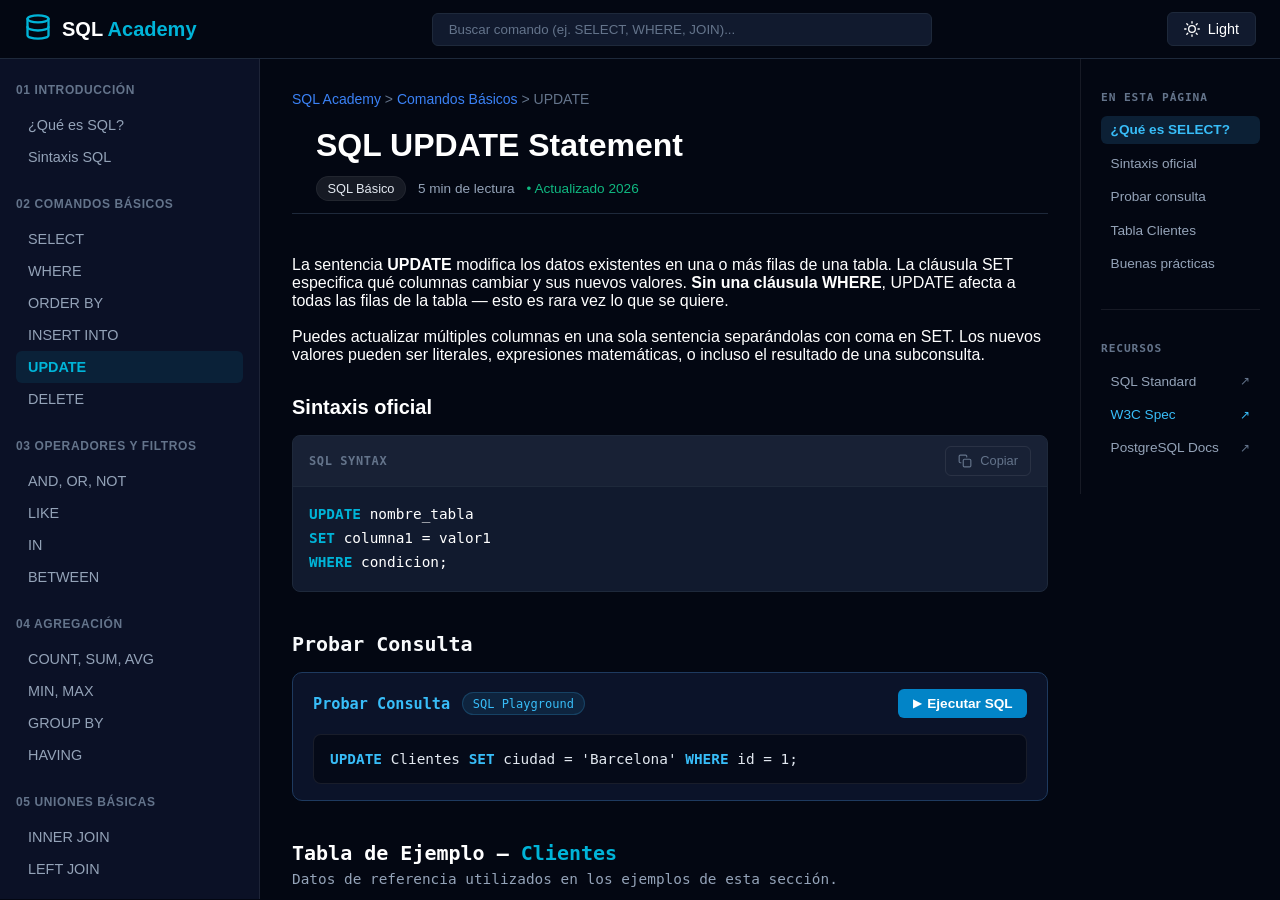
<file: update.html>
<!DOCTYPE html>
<html lang="es">
<head>
    <meta charset="UTF-8">
    <meta name="viewport" content="width=device-width, initial-scale=1.0">
    <meta name="description" content="Aprende las bases de SQL desde cero. Tu guía rápida con los conceptos, tablas y comandos esenciales de nivel básico.">
    <link rel="icon" type="image/svg+xml" href="static/img/gemini-svg.svg">
    <title>SQL Academy</title>
    <link rel="stylesheet" href="static/styles/styles.css">
</head>
<body>
    <header>
        <div class="logo">
            <a href="index.html">
                <svg xmlns="http://www.w3.org/2000/svg" width="24" height="24" viewBox="0 0 24 24" fill="none" stroke="currentColor" stroke-width="2" stroke-linecap="round" stroke-linejoin="round" class="logo-icon">
                    <ellipse cx="12" cy="5" rx="9" ry="3"></ellipse>
                    <path d="M21 12c0 1.66-4 3-9 3s-9-1.34-9-3"></path>
                    <path d="M3 5v14c0 1.66 4 3 9 3s9-1.34 9-3V5"></path>
                </svg>
            </a>
            <h1>SQL <span>Academy</span></h1>
        </div>
        <div class="search-bar">
            <input type="search" id="search-input" placeholder="Buscar comando (ej. SELECT, WHERE, JOIN)...">
        </div>
        <div class="page-color">
            <button class="theme-toggle" id="themeToggle">
                <!-- Icono de sol (Light) -->
                <svg xmlns="http://www.w3.org/2000/svg" width="16" height="16" viewBox="0 0 24 24" fill="none" stroke="currentColor" stroke-width="2" stroke-linecap="round" stroke-linejoin="round">
                    <circle cx="12" cy="12" r="5"></circle>
                    <line x1="12" y1="1" x2="12" y2="3"></line>
                    <line x1="12" y1="21" x2="12" y2="23"></line>
                    <line x1="4.22" y1="4.22" x2="5.64" y2="5.64"></line>
                    <line x1="18.36" y1="18.36" x2="19.78" y2="19.78"></line>
                    <line x1="1" y1="12" x2="3" y2="12"></line>
                    <line x1="21" y1="12" x2="23" y2="12"></line>
                    <line x1="4.22" y1="19.78" x2="5.64" y2="18.36"></line>
                    <line x1="18.36" y1="5.64" x2="19.78" y2="4.22"></line>
                </svg>
                <span>Light</span>
            </button>
        </div>
    </header>

    <!-- INICIO DEL CONTENEDOR FLEX -->
    <div class="layout-container">

        <aside class="sidebar-left">
            <nav class="sidebar-nav">
                
                <!-- Grupo 1 -->
                <div class="nav-group">
                    <span class="group-title">01 INTRODUCCIÓN</span>
                    <ul>
                        <li><a href="index.html">¿Qué es SQL?</a></li>
                        <li ><a href="sintaxis.html">Sintaxis SQL</a></li>
                    </ul>
                </div>

                <!-- Grupo 2 -->
                <div class="nav-group">
                    <span class="group-title">02 COMANDOS BÁSICOS</span>
                    <ul>
                        <li><a href="select.html">SELECT</a></li>
                        <li><a href="where.html">WHERE</a></li>
                        <li><a href="orderby.html">ORDER BY</a></li>
                        <li><a href="insertinto.html">INSERT INTO</a></li>
                        <li class="active"><a href="update.html">UPDATE</a></li>
                        <li><a href="delete.html">DELETE</a></li>
                    </ul>
                </div>

                <!-- Grupo 3 -->
                <div class="nav-group">
                    <span class="group-title">03 OPERADORES Y FILTROS</span>
                    <ul>
                        <li><a href="and.html">AND, OR, NOT</a></li>
                        <li><a href="like.html">LIKE</a></li>
                        <li><a href="in.html">IN</a></li>
                        <li><a href="between.html">BETWEEN</a></li>
                    </ul>
                </div>

                <!--Grupo 4 -->
                <div class="nav-group">
                    <span class="group-title">04 AGREGACIÓN</span>
                    <ul>
                        <li><a href="count.html">COUNT, SUM, AVG</a></li>
                        <li><a href="min.html">MIN, MAX</a></li>
                        <li><a href="groupby.html">GROUP BY</a></li>
                        <li><a href="having.html">HAVING</a></li>
                    </ul>
                </div>

                <!--Grupo 5 -->
                <div class="nav-group">
                    <span class="group-title">05 UNIONES BÁSICAS</span>
                    <ul>
                        <li><a href="innerjoin.html">INNER JOIN</a></li>
                        <li><a href="leftjoin.html">LEFT JOIN</a></li>
                    </ul>
                </div>

            </nav>
        </aside>

        <main class="main-content">
            <!-- 1. Breadcrumbs -->
            <nav class="breadcrumbs">
                <a href="index.html">SQL Academy</a> &gt; 
                <a href="select.html">Comandos Básicos</a> &gt; 
                <span>UPDATE</span>
            </nav>

            <!-- 2. Encabezado del artículo -->
            <header class="article-header">
                <h1 class="que-es-select">SQL UPDATE Statement</h1>
                <div class="article-meta">
                    <span class="tag">SQL Básico</span>
                    <span class="read-time">5 min de lectura</span>
                    <span class="updated-date">• Actualizado 2026</span>
                </div>
            </header>

            <!-- 3. Contenido explicativo -->
            <section class="article-section">
                <br>
                <p>
                    La sentencia <strong>UPDATE</strong> modifica los datos existentes en una o más filas de una tabla. 
                    La cláusula SET especifica qué columnas cambiar y sus nuevos valores. <strong>Sin una cláusula 
                    WHERE</strong>, UPDATE afecta a todas las filas de la tabla — esto es rara vez lo que se quiere.
                </p>

                <br>
                <p>
                    Puedes actualizar múltiples columnas en una sola sentencia separándolas con coma en SET. 
                    Los nuevos valores pueden ser literales, expresiones matemáticas, o incluso el resultado 
                    de una subconsulta.
                </p>
            </section>

            <!-- Sección: Sintaxis Oficial -->
            <section class="code-section">
                <h2 id="sintaxis-oficial">Sintaxis oficial</h2>
                
                <div class="code-box">
                    <!-- Barra superior del bloque de código -->
                    <div class="code-header">
                        <span class="code-lang">SQL SYNTAX</span>
                        <button class="btn-copy">
                            <svg xmlns="http://www.w3.org/2000/svg" width="14" height="14" viewBox="0 0 24 24" fill="none" stroke="currentColor" stroke-width="2" stroke-linecap="round" stroke-linejoin="round">
                                <rect x="9" y="9" width="13" height="13" rx="2" ry="2"></rect>
                                <path d="M5 15H4a2 2 0 0 1-2-2V4a2 2 0 0 1 2-2h9a2 2 0 0 1 2 2v1"></path>
                            </svg>
                            Copiar
                        </button>
                    </div>

                    <!-- Cuerpo del código -->
                    <div class="code-body">
                        <pre><code><span class="keyword">UPDATE</span> nombre_tabla
<span class="keyword">SET</span> columna1 = valor1
<span class="keyword">WHERE</span> condicion;</pre>
                    </div>
                </div>
            </section>
                        <!-- Sección Probar Consulta -->
            <section id="probar-consulta" class="interactive-section">
                <h3 class="section-title">Probar Consulta</h3>

                <div class="playground-card">
                    <!-- Cabecera -->
                    <div class="playground-header">
                        <div class="playground-title-group">
                        <span class="playground-title">Probar Consulta</span>
                        <span class="badge">SQL Playground</span>
                        </div>
                        <button class="btn-execute" id="btn-execute">
                        <span class="play-icon">▶</span> Ejecutar SQL
                        </button>
                    </div>

                    <!-- Editor -->
                    <div class="playground-editor">
                        <code>
                        <span class="sql-keyword">UPDATE</span> Clientes 
                        <span class="sql-keyword">SET</span> ciudad = 'Barcelona'
                        <span class="sql-keyword">WHERE</span> id = 1;
                        </code>
                    </div>
                    <!-- Resultado (Oculto por defecto con la clase 'hidden') -->
                    <div id="playground-result" class="playground-result hidden">
                        <div class="result-status">
                        <span class="check-icon">✓</span> Resultado (1 filas)
                        </div>
                        
                        <div class="result-table-container">
                        <table class="result-table">
                            <thead>
                            <tr>
                                <th>ID</th>
                                <th>NOMBRE</th>
                                <th>PAÍS</th>
                                <th>CIUDAD</th>
                            </tr>
                            </thead>
                            <tbody>
                            
                            <tr>
                                <td>1</td>
                                <td>Ana García</td>
                                <td>España</td>
                                <td>Barcelona</td>
                            </tr>
                            </tbody>
                        </table>
                        </div>
                    </div>
                </div>
            </section>

            <!-- Sección: Tabla de Ejemplo -->
            <section id="tabla-clientes" class="table-section">
                <h2>Tabla de Ejemplo — <span>Clientes</span></h2>
                <p class="section-desc">Datos de referencia utilizados en los ejemplos de esta sección.</p>

                <div class="table-container">
                    <table>
                        <thead>
                            <tr>
                                <th>ID</th>
                                <th>NOMBRE</th>
                                <th>PAÍS</th>
                                <th>CIUDAD</th>
                            </tr>
                        </thead>
                        <tbody>
                            <tr>
                                <td class="id-col">1</td>
                                <td>Ana García</td>
                                <td>España</td>
                                <td>Madrid</td>
                            </tr>
                            <tr>
                                <td class="id-col">2</td>
                                <td>John Smith</td>
                                <td>USA</td>
                                <td>New York</td>
                            </tr>
                            <tr>
                                <td class="id-col">3</td>
                                <td>Yuki Tanaka</td>
                                <td>Japón</td>
                                <td>Tokio</td>
                            </tr>
                            
                        </tbody>
                    </table>
                </div>
            </section>

            <!-- Caja destacados: Buenas Prácticas -->
            <div id="buenas-practicas" class="callout-box">
                <div class="callout-icon">
                    <!-- Icono de bombilla -->
                    <svg xmlns="http://www.w3.org/2000/svg" width="20" height="20" viewBox="0 0 24 24" fill="none" stroke="currentColor" stroke-width="2" stroke-linecap="round" stroke-linejoin="round">
                        <path d="M15 14c.2-1 .7-1.7 1.5-2.5 1-.9 1.5-2.2 1.5-3.5A6 6 0 0 0 6 8c0 1 .2 2.2 1.5 3.5.7.7 1.3 1.5 1.5 2.5"></path>
                        <path d="M9 18h6"></path>
                        <path d="M10 22h4"></path>
                    </svg>
                </div>
                <div class="callout-content">
                    <h4 >BUENAS PRÁCTICAS</h4>
                    <p>
                        Antes de ejecutar un <strong>UPDATE</strong>, convierte la consulta en <strong>SELECT</strong> con la misma condición 
                        <strong>WHERE</strong> para verificar qué filas se verán afectadas. Así evitas actualizaciones accidentales.
                    </p>
                </div>
            </div>

            <!-- Separador inferior -->
            <hr class="section-divider">

            <!-- Navegación inferior (Botón Siguiente) -->
            <div class="page-navigation">
                <!-- Botón Anterior (Lleva a index.html) -->
                <a href="insertinto.html" class="nav-page-btn prev">
                    <svg xmlns="http://www.w3.org/2000/svg" width="16" height="16" viewBox="0 0 24 24" fill="none" stroke="currentColor" stroke-width="2" stroke-linecap="round" stroke-linejoin="round">
                    <polyline points="15 18 9 12 15 6"></polyline>
                    </svg>
                    <div class="btn-text">
                    <span class="btn-label">ANTERIOR</span>
                    <span class="btn-title">INSERT INTO</span>
                    </div>
                </a>

                <!-- Botón Siguiente (Lleva a select.html) -->
                <a href="delete.html" class="nav-page-btn next">
                    <div class="btn-text">
                    <span class="btn-label">SIGUIENTE</span>
                    <span class="btn-title">DELETE</span>
                    </div>
                    <svg xmlns="http://www.w3.org/2000/svg" width="16" height="16" viewBox="0 0 24 24" fill="none" stroke="currentColor" stroke-width="2" stroke-linecap="round" stroke-linejoin="round">
                    <polyline points="9 18 15 12 9 6"></polyline>
                    </svg>
                </a>
            </div>
        </main>

        <aside class="sidebar-right">
            <div class="toc-section">
                <h4 class="toc-title">EN ESTA PÁGINA</h4>
                <nav class="toc-nav">
                <a href="#que-es-select" class="toc-link active">¿Qué es SELECT?</a>
                <a href="#sintaxis-oficial" class="toc-link">Sintaxis oficial</a>
                <a href="#probar-consulta" class="toc-link">Probar consulta</a>
                <a href="#tabla-clientes" class="toc-link">Tabla Clientes</a>
                <a href="#buenas-practicas" class="toc-link">Buenas prácticas</a>
                </nav>
            </div>

            <hr class="toc-divider">

            <!-- Sección: Recursos -->
            <div class="toc-section">
            <h4 class="toc-title">RECURSOS</h4>
            <nav class="toc-nav">
                <!-- Estándar SQL (ISO) -->
                <a 
                href="https://www.iso.org/standard/63555.html" 
                target="_blank" 
                rel="noopener noreferrer" 
                class="toc-link external">
                SQL Standard <span class="arrow">↗</span>
                </a>

                <!-- Especificación W3C (Web SQL) -->
                <a 
                href="https://www.w3.org/TR/webdatabase/" 
                target="_blank" 
                rel="noopener noreferrer" 
                class="toc-link external active-resource">
                W3C Spec <span class="arrow">↗</span>
                </a>

                <!-- Documentación Oficial PostgreSQL -->
                <a 
                href="https://www.postgresql.org/docs/current/" 
                target="_blank" 
                rel="noopener noreferrer" 
                class="toc-link external">
                PostgreSQL Docs <span class="arrow">↗</span>
                </a>
            </nav>
            </div>
        </aside>

    </div> <!-- FIN DEL CONTENEDOR FLEX -->
    <script src="static/js/search.js"></script>

</body>
</html>
</file>
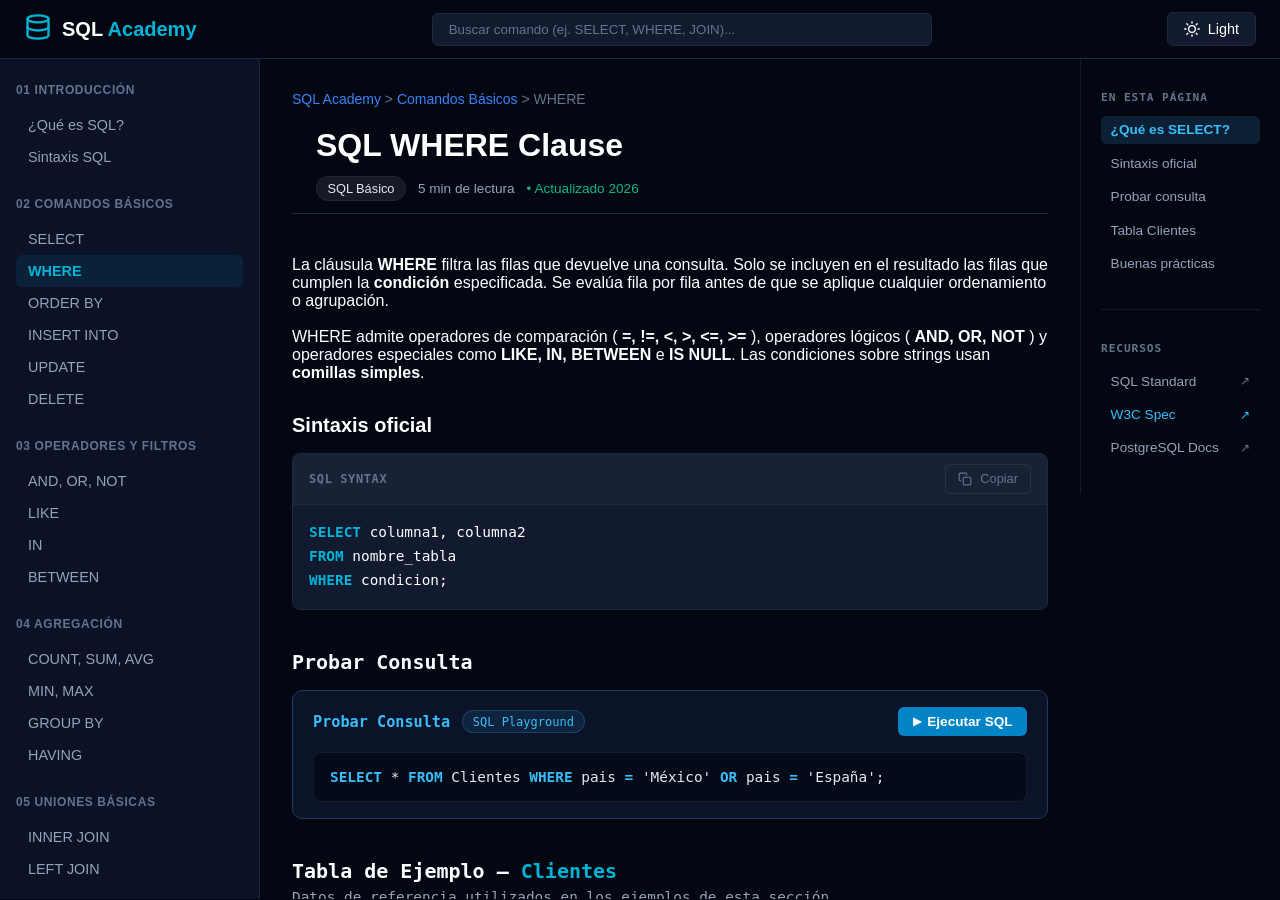
<file: where.html>
<!DOCTYPE html>
<html lang="es">
<head>
    <meta charset="UTF-8">
    <meta name="viewport" content="width=device-width, initial-scale=1.0">
    <meta name="description" content="Aprende las bases de SQL desde cero. Tu guía rápida con los conceptos, tablas y comandos esenciales de nivel básico.">
    <link rel="icon" type="image/svg+xml" href="static/img/gemini-svg.svg">
    <title>SQL Academy</title>
    <link rel="stylesheet" href="static/styles/styles.css">
</head>
<body>
    <header>
        <div class="logo">
            <a href="index.html">
                <svg xmlns="http://www.w3.org/2000/svg" width="24" height="24" viewBox="0 0 24 24" fill="none" stroke="currentColor" stroke-width="2" stroke-linecap="round" stroke-linejoin="round" class="logo-icon">
                    <ellipse cx="12" cy="5" rx="9" ry="3"></ellipse>
                    <path d="M21 12c0 1.66-4 3-9 3s-9-1.34-9-3"></path>
                    <path d="M3 5v14c0 1.66 4 3 9 3s9-1.34 9-3V5"></path>
                </svg>
            </a>
            <h1>SQL <span>Academy</span></h1>
        </div>
        <div class="search-bar">
            <input type="search" id="search-input" placeholder="Buscar comando (ej. SELECT, WHERE, JOIN)...">
        </div>
        <div class="page-color">
            <button class="theme-toggle" id="themeToggle">
                <!-- Icono de sol (Light) -->
                <svg xmlns="http://www.w3.org/2000/svg" width="16" height="16" viewBox="0 0 24 24" fill="none" stroke="currentColor" stroke-width="2" stroke-linecap="round" stroke-linejoin="round">
                    <circle cx="12" cy="12" r="5"></circle>
                    <line x1="12" y1="1" x2="12" y2="3"></line>
                    <line x1="12" y1="21" x2="12" y2="23"></line>
                    <line x1="4.22" y1="4.22" x2="5.64" y2="5.64"></line>
                    <line x1="18.36" y1="18.36" x2="19.78" y2="19.78"></line>
                    <line x1="1" y1="12" x2="3" y2="12"></line>
                    <line x1="21" y1="12" x2="23" y2="12"></line>
                    <line x1="4.22" y1="19.78" x2="5.64" y2="18.36"></line>
                    <line x1="18.36" y1="5.64" x2="19.78" y2="4.22"></line>
                </svg>
                <span>Light</span>
            </button>
        </div>
    </header>

    <!-- INICIO DEL CONTENEDOR FLEX -->
    <div class="layout-container">

        <aside class="sidebar-left">
            <nav class="sidebar-nav">
                
                <!-- Grupo 1 -->
                <div class="nav-group">
                    <span class="group-title">01 INTRODUCCIÓN</span>
                    <ul>
                        <li><a href="index.html">¿Qué es SQL?</a></li>
                        <li ><a href="sintaxis.html">Sintaxis SQL</a></li>
                    </ul>
                </div>

                <!-- Grupo 2 -->
                <div class="nav-group">
                    <span class="group-title">02 COMANDOS BÁSICOS</span>
                    <ul>
                        <li><a href="select.html">SELECT</a></li>
                        <li class="active"><a href="where.html">WHERE</a></li>
                        <li><a href="orderby.html">ORDER BY</a></li>
                        <li><a href="insertinto.html">INSERT INTO</a></li>
                        <li><a href="update.html">UPDATE</a></li>
                        <li><a href="delete.html">DELETE</a></li>
                    </ul>
                </div>

                <!-- Grupo 3 -->
                <div class="nav-group">
                    <span class="group-title">03 OPERADORES Y FILTROS</span>
                    <ul>
                        <li><a href="and.html">AND, OR, NOT</a></li>
                        <li><a href="like.html">LIKE</a></li>
                        <li><a href="in.html">IN</a></li>
                        <li><a href="between.html">BETWEEN</a></li>
                    </ul>
                </div>

                <!--Grupo 4 -->
                <div class="nav-group">
                    <span class="group-title">04 AGREGACIÓN</span>
                    <ul>
                        <li><a href="count.html">COUNT, SUM, AVG</a></li>
                        <li><a href="min.html">MIN, MAX</a></li>
                        <li><a href="groupby.html">GROUP BY</a></li>
                        <li><a href="having.html">HAVING</a></li>
                    </ul>
                </div>

                <!--Grupo 5 -->
                <div class="nav-group">
                    <span class="group-title">05 UNIONES BÁSICAS</span>
                    <ul>
                        <li><a href="innerjoin.html">INNER JOIN</a></li>
                        <li><a href="leftjoin.html">LEFT JOIN</a></li>
                    </ul>
                </div>

            </nav>
        </aside>

        <main class="main-content">
            <!-- 1. Breadcrumbs -->
            <nav class="breadcrumbs">
                <a href="index.html">SQL Academy</a> &gt; 
                <a href="select.html">Comandos Básicos</a> &gt; 
                <span>WHERE</span>
            </nav>

            <!-- 2. Encabezado del artículo -->
            <header class="article-header">
                <h1 class="que-es-select">SQL WHERE Clause</h1>
                <div class="article-meta">
                    <span class="tag">SQL Básico</span>
                    <span class="read-time">5 min de lectura</span>
                    <span class="updated-date">• Actualizado 2026</span>
                </div>
            </header>

            <!-- 3. Contenido explicativo -->
            <section class="article-section">
                <br>
                <p>
                    La cláusula <strong>WHERE</strong> filtra las filas que devuelve una consulta. Solo se incluyen en el 
                    resultado las filas que cumplen la <strong>condición</strong> especificada. Se evalúa fila por fila 
                    antes de que se aplique cualquier ordenamiento o agrupación.
                </p>

                <br>
                <p>
                    WHERE admite operadores de comparación ( <strong>=, !=, <, >, <=, >=</strong> ), operadores lógicos 
                    ( <strong>AND, OR, NOT</strong> ) y operadores especiales como <strong>LIKE, IN, BETWEEN</strong> e <strong>IS NULL</strong>. Las condiciones 
                    sobre strings usan <strong>comillas simples</strong>.
                </p>
            </section>

            <!-- Sección: Sintaxis Oficial -->
            <section class="code-section">
                <h2 id="sintaxis-oficial">Sintaxis oficial</h2>
                
                <div class="code-box">
                    <!-- Barra superior del bloque de código -->
                    <div class="code-header">
                        <span class="code-lang">SQL SYNTAX</span>
                        <button class="btn-copy">
                            <svg xmlns="http://www.w3.org/2000/svg" width="14" height="14" viewBox="0 0 24 24" fill="none" stroke="currentColor" stroke-width="2" stroke-linecap="round" stroke-linejoin="round">
                                <rect x="9" y="9" width="13" height="13" rx="2" ry="2"></rect>
                                <path d="M5 15H4a2 2 0 0 1-2-2V4a2 2 0 0 1 2-2h9a2 2 0 0 1 2 2v1"></path>
                            </svg>
                            Copiar
                        </button>
                    </div>

                    <!-- Cuerpo del código -->
                    <div class="code-body">
                        <pre><code><span class="keyword">SELECT</span> columna1, columna2
<span class="keyword">FROM</span> nombre_tabla
<span class="keyword">WHERE</span> condicion;</pre>
                    </div>
                </div>
            </section>
                        <!-- Sección Probar Consulta -->
            <section id="probar-consulta" class="interactive-section">
                <h3 class="section-title">Probar Consulta</h3>

                <div class="playground-card">
                    <!-- Cabecera -->
                    <div class="playground-header">
                        <div class="playground-title-group">
                        <span class="playground-title">Probar Consulta</span>
                        <span class="badge">SQL Playground</span>
                        </div>
                        <button class="btn-execute" id="btn-execute">
                        <span class="play-icon">▶</span> Ejecutar SQL
                        </button>
                    </div>

                    <!-- Editor -->
                    <div class="playground-editor">
                        <code>
                        <span class="sql-keyword">SELECT</span> * 
                        <span class="sql-keyword">FROM</span> Clientes
                        <span class="sql-keyword">WHERE</span> pais 
                        <span class="sql-keyword">=</span> 'México' 
                        <span class="sql-keyword">OR</span> pais 
                        <span class="sql-keyword">=</span> 'España'; 
                        </code>
                    </div>
                    <!-- Resultado (Oculto por defecto con la clase 'hidden') -->
                    <div id="playground-result" class="playground-result hidden">
                        <div class="result-status">
                        <span class="check-icon">✓</span> Resultado (2 filas)
                        </div>
                        
                        <div class="result-table-container">
                        <table class="result-table">
                            <thead>
                            <tr>
                                <th>ID</th>
                                <th>NOMBRE</th>
                                <th>PAÍS</th>
                                <th>CIUDAD</th>
                            </tr>
                            </thead>
                            <tbody>
                            
                            <tr>
                                <td>1</td>
                                <td>Ana García</td>
                                <td>España</td>
                                <td>Madrid</td>
                            </tr>
                            <tr>
                                <td>5</td>
                                <td>Carlos Ruiz</td>
                                <td>México</td>
                                <td>CDMX</td>
                            </tr>
                            </tbody>
                        </table>
                        </div>
                    </div>
                </div>
            </section>

            <!-- Sección: Tabla de Ejemplo -->
            <section id="tabla-clientes" class="table-section">
                <h2>Tabla de Ejemplo — <span>Clientes</span></h2>
                <p class="section-desc">Datos de referencia utilizados en los ejemplos de esta sección.</p>

                <div class="table-container">
                    <table>
                        <thead>
                            <tr>
                                <th>ID</th>
                                <th>NOMBRE</th>
                                <th>PAÍS</th>
                                <th>CIUDAD</th>
                            </tr>
                        </thead>
                        <tbody>
                            <tr>
                                <td class="id-col">1</td>
                                <td>Ana García</td>
                                <td>España</td>
                                <td>Madrid</td>
                            </tr>
                            <tr>
                                <td class="id-col">2</td>
                                <td>John Smith</td>
                                <td>USA</td>
                                <td>New York</td>
                            </tr>
                            <tr>
                                <td class="id-col">3</td>
                                <td>Yuki Tanaka</td>
                                <td>Japón</td>
                                <td>Tokio</td>
                            </tr>
                            <tr>
                                <td class="id-col">4</td>
                                <td>Marie Dupont</td>
                                <td>Francia</td>
                                <td>París</td>
                            </tr>
                            <tr>
                                <td class="id-col">5</td>
                                <td>Carlos Ruiz</td>
                                <td>México</td>
                                <td>CDMX</td>
                            </tr>
                        </tbody>
                    </table>
                </div>
            </section>

            <!-- Caja destacados: Buenas Prácticas -->
            <div id="buenas-practicas" class="callout-box">
                <div class="callout-icon">
                    <!-- Icono de bombilla -->
                    <svg xmlns="http://www.w3.org/2000/svg" width="20" height="20" viewBox="0 0 24 24" fill="none" stroke="currentColor" stroke-width="2" stroke-linecap="round" stroke-linejoin="round">
                        <path d="M15 14c.2-1 .7-1.7 1.5-2.5 1-.9 1.5-2.2 1.5-3.5A6 6 0 0 0 6 8c0 1 .2 2.2 1.5 3.5.7.7 1.3 1.5 1.5 2.5"></path>
                        <path d="M9 18h6"></path>
                        <path d="M10 22h4"></path>
                    </svg>
                </div>
                <div class="callout-content">
                    <h4 >BUENAS PRÁCTICAS</h4>
                    <p>
                        Los valores de texto en <strong>WHERE</strong> siempre van entre comillas simples: 
                        WHERE país = 'España'. Los valores numéricos no llevan comillas: <strong>WHERE</strong> id = 3.
                    </p>
                </div>
            </div>

            <!-- Separador inferior -->
            <hr class="section-divider">

            <!-- Navegación inferior (Botón Siguiente) -->
            <div class="page-navigation">
                <!-- Botón Anterior (Lleva a index.html) -->
                <a href="select.html" class="nav-page-btn prev">
                    <svg xmlns="http://www.w3.org/2000/svg" width="16" height="16" viewBox="0 0 24 24" fill="none" stroke="currentColor" stroke-width="2" stroke-linecap="round" stroke-linejoin="round">
                    <polyline points="15 18 9 12 15 6"></polyline>
                    </svg>
                    <div class="btn-text">
                    <span class="btn-label">ANTERIOR</span>
                    <span class="btn-title">SELECT</span>
                    </div>
                </a>

                <!-- Botón Siguiente (Lleva a select.html) -->
                <a href="orderby.html" class="nav-page-btn next">
                    <div class="btn-text">
                    <span class="btn-label">SIGUIENTE</span>
                    <span class="btn-title">ORDER BY</span>
                    </div>
                    <svg xmlns="http://www.w3.org/2000/svg" width="16" height="16" viewBox="0 0 24 24" fill="none" stroke="currentColor" stroke-width="2" stroke-linecap="round" stroke-linejoin="round">
                    <polyline points="9 18 15 12 9 6"></polyline>
                    </svg>
                </a>
            </div>
        </main>

        <aside class="sidebar-right">
            <div class="toc-section">
                <h4 class="toc-title">EN ESTA PÁGINA</h4>
                <nav class="toc-nav">
                <a href="#que-es-select" class="toc-link active">¿Qué es SELECT?</a>
                <a href="#sintaxis-oficial" class="toc-link">Sintaxis oficial</a>
                <a href="#probar-consulta" class="toc-link">Probar consulta</a>
                <a href="#tabla-clientes" class="toc-link">Tabla Clientes</a>
                <a href="#buenas-practicas" class="toc-link">Buenas prácticas</a>
                </nav>
            </div>

            <hr class="toc-divider">

            <!-- Sección: Recursos -->
            <div class="toc-section">
            <h4 class="toc-title">RECURSOS</h4>
            <nav class="toc-nav">
                <!-- Estándar SQL (ISO) -->
                <a 
                href="https://www.iso.org/standard/63555.html" 
                target="_blank" 
                rel="noopener noreferrer" 
                class="toc-link external">
                SQL Standard <span class="arrow">↗</span>
                </a>

                <!-- Especificación W3C (Web SQL) -->
                <a 
                href="https://www.w3.org/TR/webdatabase/" 
                target="_blank" 
                rel="noopener noreferrer" 
                class="toc-link external active-resource">
                W3C Spec <span class="arrow">↗</span>
                </a>

                <!-- Documentación Oficial PostgreSQL -->
                <a 
                href="https://www.postgresql.org/docs/current/" 
                target="_blank" 
                rel="noopener noreferrer" 
                class="toc-link external">
                PostgreSQL Docs <span class="arrow">↗</span>
                </a>
            </nav>
            </div>
        </aside>

    </div> <!-- FIN DEL CONTENEDOR FLEX -->
    <script src="static/js/search.js"></script>

</body>
</html>
</file>
<file: static/styles/styles.css>
:root {
    /* Fondos */
    --bg-main: #030712;
    --bg-sidebar: #0b132b;
    --bg-card: #111a2e;
    --bg-code-block: #1e293b;

    /* Acentos */
    --accent-cyan: #00b4d8;
    --accent-blue: #0284c7;
    --accent-green: #10b981;
    --accent-amber: #f59e0b;

    /* Texto */
    --text-primary: #ffffff;
    --text-secondary: #94a3b8;
    --text-muted: #64748b;

    /* Bordes */
    --border-color: #1e293b;
}

/* Reset de estilos básico */
* {
    margin: 0;
    padding: 0;
    box-sizing: border-box;
}

/* Aplicar fondo y texto global */
body {
    background-color: var(--bg-main);
    color: var(--text-primary);
    font-family: -apple-system, sans-serif;
}

/* --- Header --- */
header {
    display: flex;
    justify-content: space-between;
    align-items: center;
    padding: 12px 24px;
    background-color: var(--bg-main);
    border-bottom: 1px solid var(--border-color);
}

.logo {
    display: flex;
    align-items: center;
    gap: 10px;
}

.logo-icon {
    color: var(--accent-cyan);
    width: 28px;
    height: 28px;
}

.logo h1 {
    font-size: 1.25rem;
    font-weight: 700;
    color: var(--text-primary);
}

.logo h1 span {
    color: var(--accent-cyan);
}

.search-bar input {
    background-color: var(--bg-card);
    color: var(--text-primary);
    border: 1px solid var(--border-color);
    padding: 8px 16px;
    border-radius: 6px;
    outline: none;
    width: 500px;
}

.search-bar input::placeholder {
    color: var(--text-muted);
}

.theme-toggle {
    display: flex;
    align-items: center;
    gap: 8px;
    background-color: var(--bg-card);
    color: var(--text-primary);
    border: 1px solid var(--border-color);
    padding: 8px 16px;
    border-radius: 6px;
    font-size: 0.9rem;
    cursor: pointer;
    transition: background-color 0.2s ease, border-color 0.2s ease;
}

.theme-toggle:hover {
    background-color: var(--bg-code-block);
    border-color: var(--text-muted);
}

/* --- Layout Principal --- */
.layout-container {
    display: flex;
    width: 100%;
    min-height: calc(100vh - 60px); /* Ajusta al alto de tu navbar */
    background-color: #030712;
    box-sizing: border-box;
}

/* --- Columna Izquierda (Sidebar) --- */
.sidebar-left {
    width: 260px;
    min-width: 260px;
    /* Altura fija calculada restando la barra superior de 60px */
    height: calc(100vh - 60px); 
    overflow-y: auto; /* Activa la barra de desplazamiento solo cuando el contenido sobrepasa el alto */
    position: sticky;
    top: 60px; /* Se mantiene pegado justo debajo del navbar */
    border-right: 1px solid rgba(255, 255, 255, 0.08);
    padding: 1.5rem 1rem;
    box-sizing: border-box;
    background-color: #0b1126;
}


.nav-group {
    margin-bottom: 24px;
}

.group-title {
    font-size: 0.75rem;
    font-weight: 700;
    color: var(--text-muted);
    letter-spacing: 0.05em;
    display: block;
    margin-bottom: 12px;
}

.nav-group ul {
    list-style: none;
}

.nav-group li a {
    display: block;
    padding: 8px 12px;
    color: var(--text-secondary);
    text-decoration: none;
    font-size: 0.9rem;
    border-radius: 6px;
    transition: all 0.2s ease;
}

.nav-group li a:hover {
    color: var(--text-primary);
    background-color: rgba(255, 255, 255, 0.05);
}

.nav-group li.active a {
    color: var(--accent-cyan);
    background-color: rgba(0, 180, 216, 0.1);
    font-weight: 600;
}

/* --- Columna Central (Main) --- */
.main-content {
    flex: 1;
    max-width: 900px;
    height: calc(100vh - 60px);
    overflow-y: auto; /* Scroll independiente para la información de la página */
    padding: 2rem;
    box-sizing: border-box;
}

/* --- Sección Caja de Código --- */
.code-section {
    margin-top: 32px;
}

.code-section h2 {
    font-size: 1.25rem;
    font-weight: 600;
    margin-bottom: 16px;
    color: var(--text-primary);
}

.code-box {
    background-color: var(--bg-card);
    border: 1px solid var(--border-color);
    border-radius: 8px;
    overflow: hidden;
}

.code-header {
    display: flex;
    justify-content: space-between;
    align-items: center;
    padding: 10px 16px;
    background-color: rgba(255, 255, 255, 0.03);
    border-bottom: 1px solid var(--border-color);
}

.code-lang {
    font-size: 0.75rem;
    font-weight: 600;
    color: var(--text-muted);
    letter-spacing: 0.05em;
    font-family: monospace;
}

.copy-btn {
    display: flex;
    align-items: center;
    gap: 6px;
    background-color: rgba(255, 255, 255, 0.05);
    border: 1px solid var(--border-color);
    color: var(--text-secondary);
    padding: 4px 10px;
    border-radius: 4px;
    font-size: 0.8rem;
    cursor: pointer;
    transition: all 0.2s ease;
}

.copy-btn:hover {
    color: var(--text-primary);
    background-color: rgba(255, 255, 255, 0.1);
}

.code-body {
    padding: 16px;
}

.code-body pre {
    margin: 0;
    font-family: 'Fira Code', Consolas, Monaco, 'Courier New', Courier, monospace;
    font-size: 0.9rem;
    line-height: 1.6;
}

.keyword {
    color: var(--accent-cyan);
    font-weight: 600;
}
/* Bloque contenedor de código */
.code-block pre {
    margin: 0;
    padding: 1.25rem;
    background-color: transparent;
    overflow-x: auto;
    text-align: left; /* Alineación a la izquierda */
}

.code-block code {
    display: flex;
    flex-direction: column; /* Organiza cada línea de arriba a abajo */
    align-items: flex-start; /* Alinea todas las líneas al borde izquierdo */
    font-family: 'Fira Code', Consolas, Monaco, monospace;
    font-size: 0.9rem;
    line-height: 1.6;
    color: #f8fafc;
    text-align: left;
}

/* --- Sección Tabla de Ejemplo --- */
.table-section {
    margin-top: 36px;
}

.table-section h2 {
    font-size: 1.25rem;
    font-weight: 600;
    color: var(--text-primary);
}

.table-section h2 span {
    color: var(--accent-cyan);
}

.section-desc {
    color: var(--text-secondary);
    font-size: 0.9rem;
    margin-top: 6px;
    margin-bottom: 16px;
}

.table-container {
    background-color: var(--bg-card);
    border: 1px solid var(--border-color);
    border-radius: 8px;
    overflow: hidden;
}

table {
    width: 100%;
    border-collapse: collapse;
    text-align: left;
    font-size: 0.9rem;
}

thead th {
    background-color: rgba(255, 255, 255, 0.02);
    color: var(--accent-cyan);
    font-size: 0.75rem;
    font-weight: 700;
    letter-spacing: 0.05em;
    padding: 12px 16px;
    border-bottom: 1px solid var(--border-color);
}

tbody td {
    padding: 12px 16px;
    color: var(--text-secondary);
    border-bottom: 1px solid var(--border-color);
}

tbody tr:last-child td {
    border-bottom: none;
}

.id-col {
    color: var(--accent-amber);
    font-weight: 600;
}

/* --- Caja de Buenas Prácticas --- */
.callout-box {
    margin-top: 32px;
    display: flex;
    gap: 16px;
    background-color: rgba(245, 158, 11, 0.05);
    border: 1px solid rgba(245, 158, 11, 0.3);
    border-radius: 8px;
    padding: 16px 20px;
}

.callout-icon {
    color: var(--accent-amber);
    margin-top: 2px;
}

.callout-content h4 {
    color: var(--accent-amber);
    font-size: 0.8rem;
    font-weight: 700;
    letter-spacing: 0.05em;
    margin-bottom: 6px;
}

.callout-content p {
    color: var(--text-secondary);
    font-size: 0.9rem;
    line-height: 1.5;
}

.callout-content code {
    background-color: rgba(255, 255, 255, 0.1);
    padding: 2px 6px;
    border-radius: 4px;
    color: var(--text-primary);
}

/* --- Pie de página del main / Botón Siguiente --- */
.section-divider {
    border: none;
    border-top: 1px solid var(--border-color);
    margin: 40px 0 24px 0;
}

.next-page-container {
    display: flex;
    justify-content: flex-end;
    margin-bottom: 40px;
}

.next-page-btn {
    display: inline-flex;
    align-items: center;
    gap: 12px;
    background-color: var(--bg-card);
    border: 1px solid var(--border-color);
    padding: 12px 20px;
    border-radius: 12px;
    text-decoration: none;
    transition: all 0.2s ease;
}

.next-page-btn:hover {
    border-color: var(--accent-cyan);
    background-color: rgba(0, 180, 216, 0.05);
    transform: translateX(4px);
}

.btn-text {
    display: flex;
    flex-direction: column;
    align-items: flex-start;
}

.btn-label {
    font-size: 0.65rem;
    font-weight: 700;
    color: var(--text-muted);
    letter-spacing: 0.1em;
    margin-bottom: 2px;
}

.btn-title {
    font-size: 0.95rem;
    font-weight: 600;
    color: var(--text-primary);
}

.next-page-btn svg {
    color: var(--text-muted);
    transition: color 0.2s ease;
}

.next-page-btn:hover svg {
    color: var(--accent-cyan);
}

/* Sidebar Derecha - Estilo exacto Imagen 1 */
.sidebar-right {
    width: 200px;
    min-width: 200px;
    margin-left: auto; /* <--- Esta línea lo empuja al extremo derecho */
    background-color: transparent;
    border-left: 1px solid rgba(255, 255, 255, 0.08);
    padding: 2rem 1.25rem;
    display: flex;
    flex-direction: column;
    gap: 1.5rem;
    font-size: 0.85rem;
}

/* Títulos "EN ESTA PÁGINA" y "RECURSOS" */
.toc-title {
    color: #64748b;
    font-size: 0.7rem;
    font-weight: 700;
    letter-spacing: 0.08em;
    margin-bottom: 0.75rem;
    text-transform: uppercase;
}

/* Listas de enlaces */
.toc-nav {
    display: flex;
    flex-direction: column;
    gap: 0.35rem;
}

/* Enlaces normales */
.toc-link {
    font-family: -apple-system, sans-serif; /* O la fuente monospaciada que tengas en tu CSS */
    font-size: 0.85rem;
    color: #94a3b8;
    text-decoration: none;
    padding: 0.4rem 0.6rem;
    border-radius: 6px;
    transition: color 0.2s ease, background-color 0.2s ease;
    display: flex;
    justify-content: space-between;
    align-items: center;
}

.toc-link:hover {
    color: #f8fafc;
}

/* Botón Activo (¿Qué es SELECT?) */
.toc-link.active {
    color: #38bdf8; /* Azul claro brillante */
    background-color: #0c2035; /* Pastilla azul oscuro de la imagen 1 */
    font-weight: 600;
}

/* Línea horizontal separadora */
.toc-divider {
    border: 0;
    border-top: 1px solid rgba(255, 255, 255, 0.08);
    margin: 0.5rem 0;
}

/* Flechas de recursos */
.toc-link.external .arrow {
    font-size: 0.75rem;
    color: #64748b;
}

.toc-link.active-resource {
    color: #38bdf8;
}

.toc-link.active-resource .arrow {
    color: #38bdf8;
}


/* Estilo para las barras de desplazamiento (Webkit: Chrome, Edge, Safari) */
.sidebar-left::-webkit-scrollbar,
.main-content::-webkit-scrollbar {
    width: 6px;
}

.sidebar-left::-webkit-scrollbar-track,
.main-content::-webkit-scrollbar-track {
    background: transparent;
}

.sidebar-left::-webkit-scrollbar-thumb,
.main-content::-webkit-scrollbar-thumb {
    background-color: rgba(255, 255, 255, 0.15);
    border-radius: 4px;
}

.sidebar-left::-webkit-scrollbar-thumb:hover,
.main-content::-webkit-scrollbar-thumb:hover {
    background-color: rgba(255, 255, 255, 0.3);
}


/* Sección Interactiva - Probar Consulta */
.interactive-section {
    margin: 2.5rem 0;
}

.section-title {
    font-size: 1.25rem;
    font-weight: 700;
    color: #f8fafc;
    margin-bottom: 1rem;
}

/* Tarjeta Principal del Playground */
.playground-card {
    background-color: #0b1329;
    border: 1px solid #1e3a5f;
    border-radius: 10px;
    padding: 1rem 1.25rem;
    display: flex;
    flex-direction: column;
    gap: 1rem;
}

/* Cabecera del Playground */
.playground-header {
    display: flex;
    justify-content: space-between;
    align-items: center;
}

.playground-title-group {
    display: flex;
    align-items: center;
    gap: 0.75rem;
}

.playground-title {
    color: #38bdf8;
    font-weight: 600;
    font-size: 0.95rem;
}

/* Badge (SQL Playground) */
.badge {
    background-color: rgba(56, 189, 248, 0.1);
    color: #38bdf8;
    border: 1px solid rgba(56, 189, 248, 0.2);
    font-size: 0.75rem;
    padding: 0.2rem 0.6rem;
    border-radius: 20px;
    font-family: monospace;
}

/* Botón Ejecutar SQL */
.btn-execute {
    background-color: #0284c7;
    color: #ffffff;
    border: none;
    padding: 0.45rem 0.9rem;
    border-radius: 6px;
    font-size: 0.85rem;
    font-weight: 600;
    cursor: pointer;
    display: flex;
    align-items: center;
    gap: 0.4rem;
    transition: background-color 0.2s ease, transform 0.1s ease;
}

.btn-execute:hover {
    background-color: #0369a1;
}

.btn-execute:active {
    transform: scale(0.98);
}

.play-icon {
    font-size: 0.7rem;
}

/* Editor interno de código */
.playground-editor {
    background-color: #050a18;
    border: 1px solid rgba(255, 255, 255, 0.08);
    border-radius: 8px;
    padding: 1rem;
    font-family: 'Fira Code', 'Consolas', monospace;
    font-size: 0.9rem;
    color: #e2e8f0;
}

/* Resaltado de sintaxis dentro del playground */
.sql-keyword {
    color: #38bdf8;
    font-weight: 600;
}

.sql-string {
    color: #4ade80;
}


.btn-copy {
    transition: all 0.2s ease;
    cursor: pointer;
}

.btn-copy.copied {
    background-color: rgba(74, 222, 128, 0.15);
    color: #4ade80;
    border-color: #4ade80;
}

/* Estilos base del botón copiar (asegúrate de que coincida con tu diseño) */
.btn-copy {
    display: flex;
    align-items: center;
    gap: 0.5rem;
    background-color: transparent;
    color: #64748b; /* Color gris suave */
    border: 1px solid rgba(255, 255, 255, 0.08);
    padding: 0.4rem 0.75rem;
    border-radius: 6px;
    font-size: 0.8rem;
    font-weight: 500;
    cursor: pointer;
    transition: all 0.2s ease;
}

.btn-copy:hover {
    background-color: rgba(255, 255, 255, 0.05);
    color: #f8fafc;
    border-color: rgba(255, 255, 255, 0.2);
}

/* --- Estado de ÉXITO (Copiado) --- */
.btn-copy.copy-success {
    color: #4ade80 !important; /* Verde brillante */
    border-color: #4ade80 !important;
    background-color: rgba(74, 222, 128, 0.1) !important;
    transform: scale(1.02); /* Pequeño pulso */
}

/* Contenedor del resultado */
.playground-result {
    display: flex;
    flex-direction: column;
    gap: 0.75rem;
    margin-top: 0.5rem;
    animation: fadeIn 0.3s ease-in-out;
}

/* Clase para ocultar */
.playground-result.hidden {
    display: none;
}

/* Indicador status (✓ Resultado (1 fila)) */
.result-status {
    color: #2dd4bf; /* Verde menta/turquesa de la imagen */
    font-size: 0.85rem;
    font-weight: 600;
    display: flex;
    align-items: center;
    gap: 0.4rem;
}

/* Tabla de resultados */
.result-table-container {
    border: 1px solid rgba(255, 255, 255, 0.08);
    border-radius: 8px;
    overflow: hidden;
    background-color: #050a18;
}

.result-table {
    width: 100%;
    border-collapse: collapse;
    font-size: 0.85rem;
    text-align: left;
}

.result-table th {
    background-color: #1e293b;
    color: #38bdf8;
    font-weight: 600;
    padding: 0.6rem 1rem;
    font-family: monospace;
    letter-spacing: 0.05em;
}

.result-table td {
    padding: 0.75rem 1rem;
    color: #e2e8f0;
    border-top: 1px solid rgba(255, 255, 255, 0.05);
}

/* Animación de entrada suave */
@keyframes fadeIn {
    from { opacity: 0; transform: translateY(-5px); }
    to { opacity: 1; transform: translateY(0); }
}

.main-content {
    scroll-behavior: smooth;
}

/* Enlaces de recursos */
.toc-link.external {
  display: flex;
  justify-content: space-between;
  align-items: center;
}

.toc-link.external .arrow {
  font-size: 0.75rem;
  color: #64748b;
  transition: transform 0.2s ease, color 0.2s ease;
}

/* Efecto hover en enlaces externos */
.toc-link.external:hover .arrow {
  color: #38bdf8;
  transform: translate(2px, -2px); /* Eleva levemente la flecha */
}

.toc-link.active-resource {
  color: #38bdf8;
}

.toc-link.active-resource .arrow {
  color: #38bdf8;
}

/* Contenedor general de navegación inferior */
.page-navigation {
  display: flex;
  justify-content: space-between;
  align-items: center;
  gap: 1rem;
  margin-top: 3rem;
  padding-top: 1.5rem;
  border-top: 1px solid rgba(255, 255, 255, 0.08);
}

/* Estilos de las tarjetas de navegación */
.nav-page-btn {
  display: inline-flex;
  align-items: center;
  gap: 1rem;
  padding: 0.85rem 1.25rem;
  background-color: rgba(255, 255, 255, 0.03);
  border: 1px solid rgba(255, 255, 255, 0.08);
  border-radius: 8px;
  text-decoration: none;
  transition: all 0.2s ease;
  min-width: 180px;
}

/* Alineación según si es botón anterior o siguiente */
.nav-page-btn.prev {
  text-align: left;
}

.nav-page-btn.next {
  text-align: right;
  margin-left: auto; /* Si solo hay botón siguiente, lo empuja a la derecha */
}

/* Efectos Hover */
.nav-page-btn:hover {
  background-color: rgba(56, 189, 248, 0.08);
  border-color: #38bdf8;
}

.nav-page-btn.prev:hover {
  transform: translateX(-4px); /* Se mueve levemente a la izquierda */
}

.nav-page-btn.next:hover {
  transform: translateX(4px); /* Se mueve levemente a la derecha */
}

/* Textos dentro del botón */
.nav-page-btn .btn-text {
  display: flex;
  flex-direction: column;
}

.nav-page-btn .btn-label {
  font-size: 0.7rem;
  font-weight: 600;
  color: #64748b;
  letter-spacing: 0.05em;
}

.nav-page-btn .btn-title {
  font-size: 0.95rem;
  font-weight: 600;
  color: #f8fafc;
}

.nav-page-btn:hover .btn-title,
.nav-page-btn:hover svg {
  color: #38bdf8;
}

.nav-page-btn svg {
  color: #64748b;
  transition: color 0.2s ease;
}
/* Busca el contenedor donde están el h1 y el meta texto */
.article-header {
  display: flex;
  flex-direction: column; /* Cambia de row a column para apilarlos */
  align-items: flex-start; /* Alinea ambos elementos a la izquierda */
  gap: 0.5rem;             /* Espacio vertical entre el h1 y el texto */
}


/* Cabecera general: apila el h1 y los metadatos a la izquierda */
.article-header {
  display: flex;
  flex-direction: column;
  align-items: flex-start;
  gap: 0.75rem;
  margin-bottom: 1.5rem;
}

/* Fila de metadatos (en una sola línea horizontal) */
.article-meta {
  display: inline-flex;
  align-items: center;
  gap: 0.75rem;
  font-size: 0.85rem;
  color: #94a3b8;
}

/* Etiqueta / Tag (SQL Básico) */
.article-meta .tag {
  background-color: rgba(255, 255, 255, 0.08);
  color: #e2e8f0;
  padding: 0.25rem 0.65rem;
  border-radius: 9999px; /* Forma de píldora redondeada */
  font-weight: 500;
  font-size: 0.8rem;
  border: 1px solid rgba(255, 255, 255, 0.05);
}

/* Tiempo de lectura */
.article-meta .read-time {
  color: #94a3b8;
}

/* Fecha de actualización con el punto verde de estado */
.article-meta .updated-date {
  color: #10b981; /* Verde neón */
  font-weight: 500;
  display: inline-flex;
  align-items: center;
}


.breadcrumbs {
  font-size: 0.875rem;
  color: var(--text-muted, #94a3b8);
  margin-bottom: 0.5rem;
}

/* Enlaces sin subrayado */
.breadcrumbs a {
  text-decoration: none;
  color: #3b82f6; /* Azul suave o el color que prefieras para tus links */
  transition: color 0.2s ease;
}

/* Efecto opcional al pasar el cursor */
.breadcrumbs a:hover {
  color: #60a5fa;
  text-decoration: underline; /* Puedes omitir esto si tampoco quieres subrayado al hover */
}

/* Texto de la página actual (el <span> final) */
.breadcrumbs span {
  color: var(--text-muted, #94a3b8);
}
</file>
